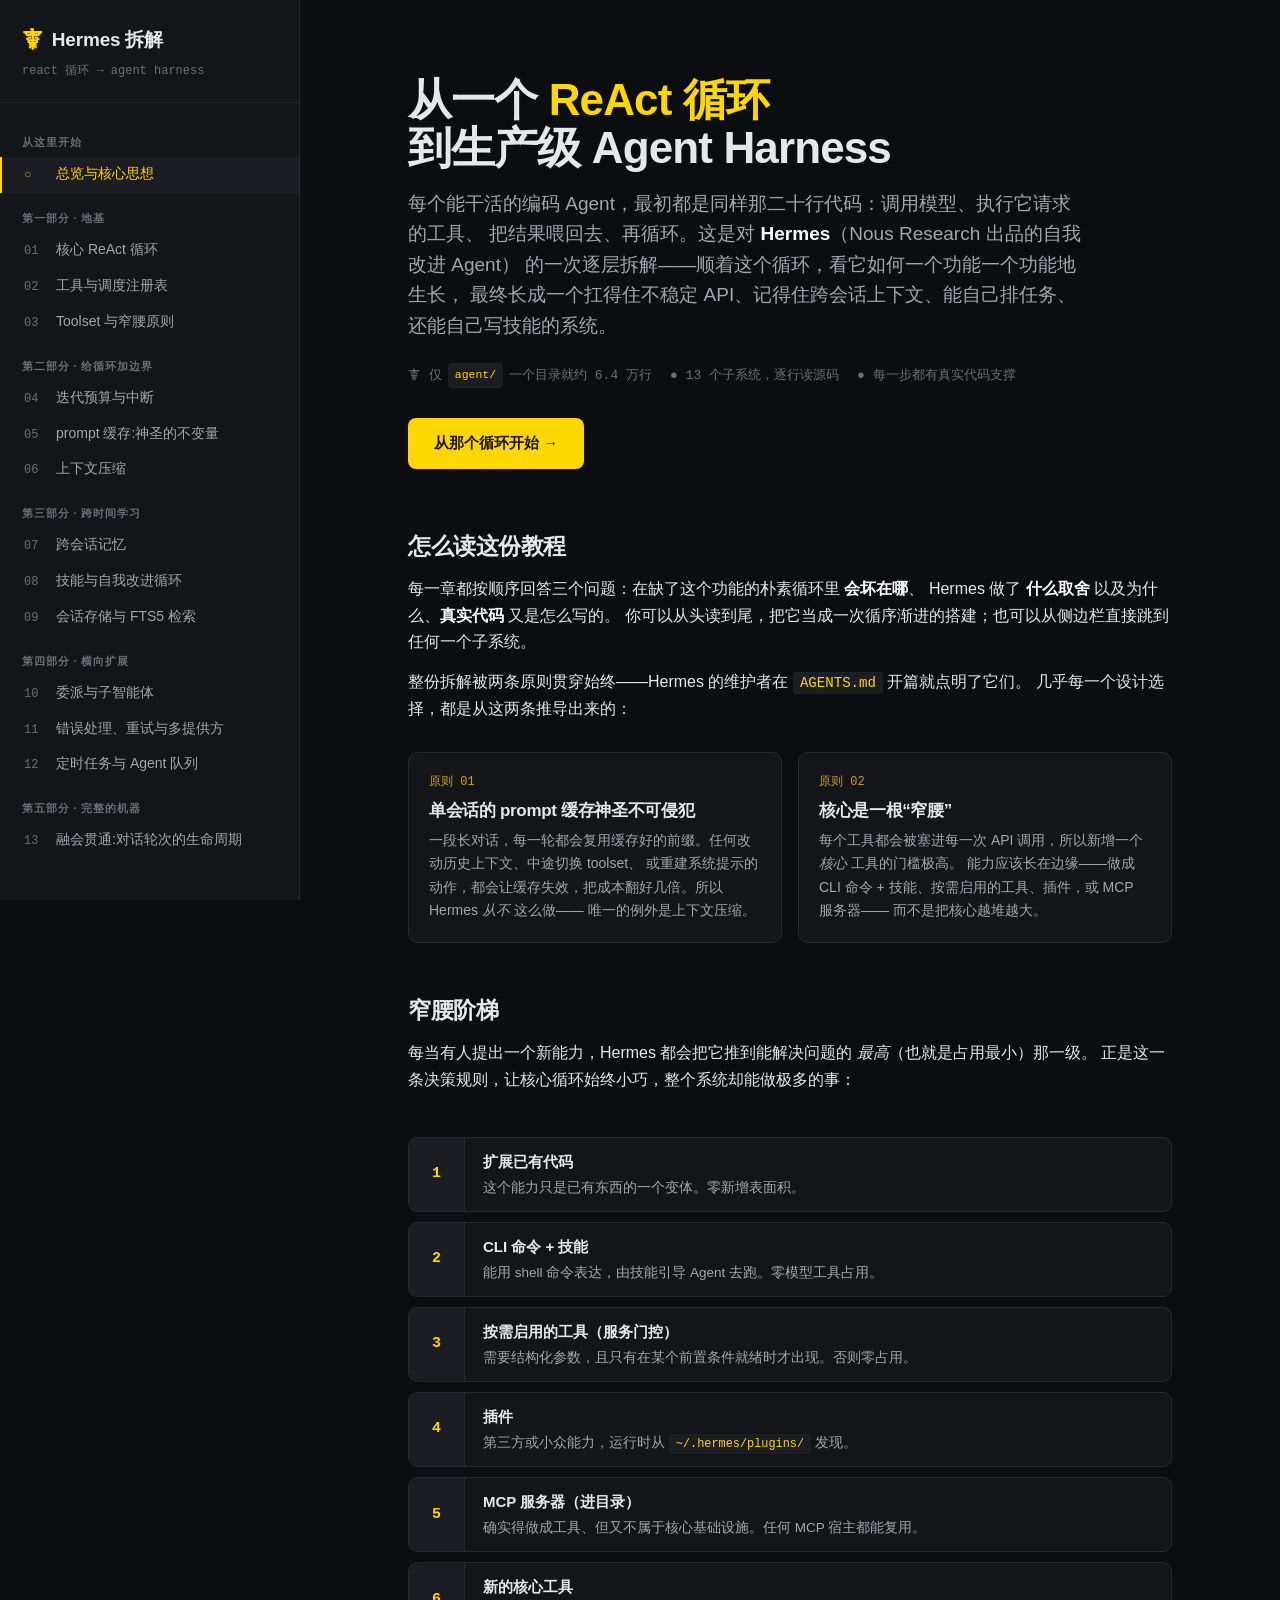
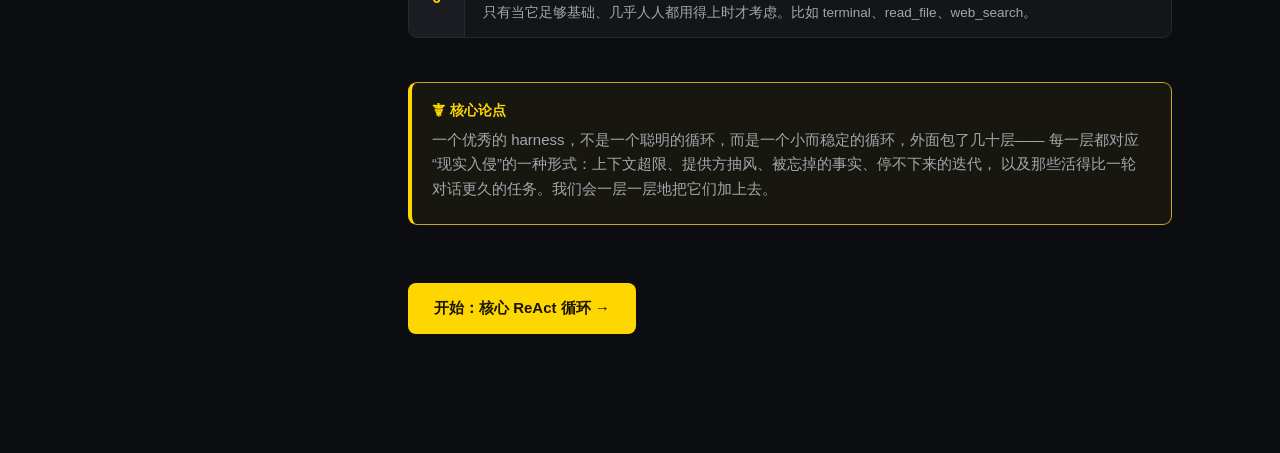
<file: index.html>
<!DOCTYPE html>
<html lang="zh-CN">
<head>
  <meta charset="UTF-8" />
  <meta name="viewport" content="width=device-width, initial-scale=1.0" />
  <title>Hermes 拆解 — 从 ReAct 循环到生产级 Agent Harness</title>
  <meta name="description" content="对 Hermes Agent 的逐层拆解:一个最简单的 ReAct 循环,如何一个功能一个功能地成长为生产级的 Agent Harness。每一步都配有真实代码讲解。" />
  <link rel="icon" type="image/svg+xml" href="assets/favicon.svg" />
  <link rel="stylesheet" href="css/style.css" />
  <link rel="preconnect" href="https://fonts.googleapis.com" />
</head>
<body>
  <button id="menu-toggle" class="menu-toggle" aria-label="Toggle menu">☰</button>
  <div id="scrim" class="scrim"></div>

  <div class="progress-bar"><div id="progress-fill" class="progress-bar-fill"></div></div>

  <div class="layout">
    <aside id="sidebar" class="sidebar">
      <div class="brand">
        <div class="brand-title" onclick="location.hash='#/'">
          <span class="brand-caduceus">☤</span> Hermes 拆解
        </div>
        <div class="brand-sub">react 循环 → agent harness</div>
      </div>
      <nav id="nav"></nav>
    </aside>

    <main class="content">
      <div id="content-inner" class="content-inner"></div>
    </main>
  </div>

  <script src="js/highlight.js"></script>
  <script src="data/chapters.js"></script>
  <script src="js/app.js"></script>
</body>
</html>
</file>
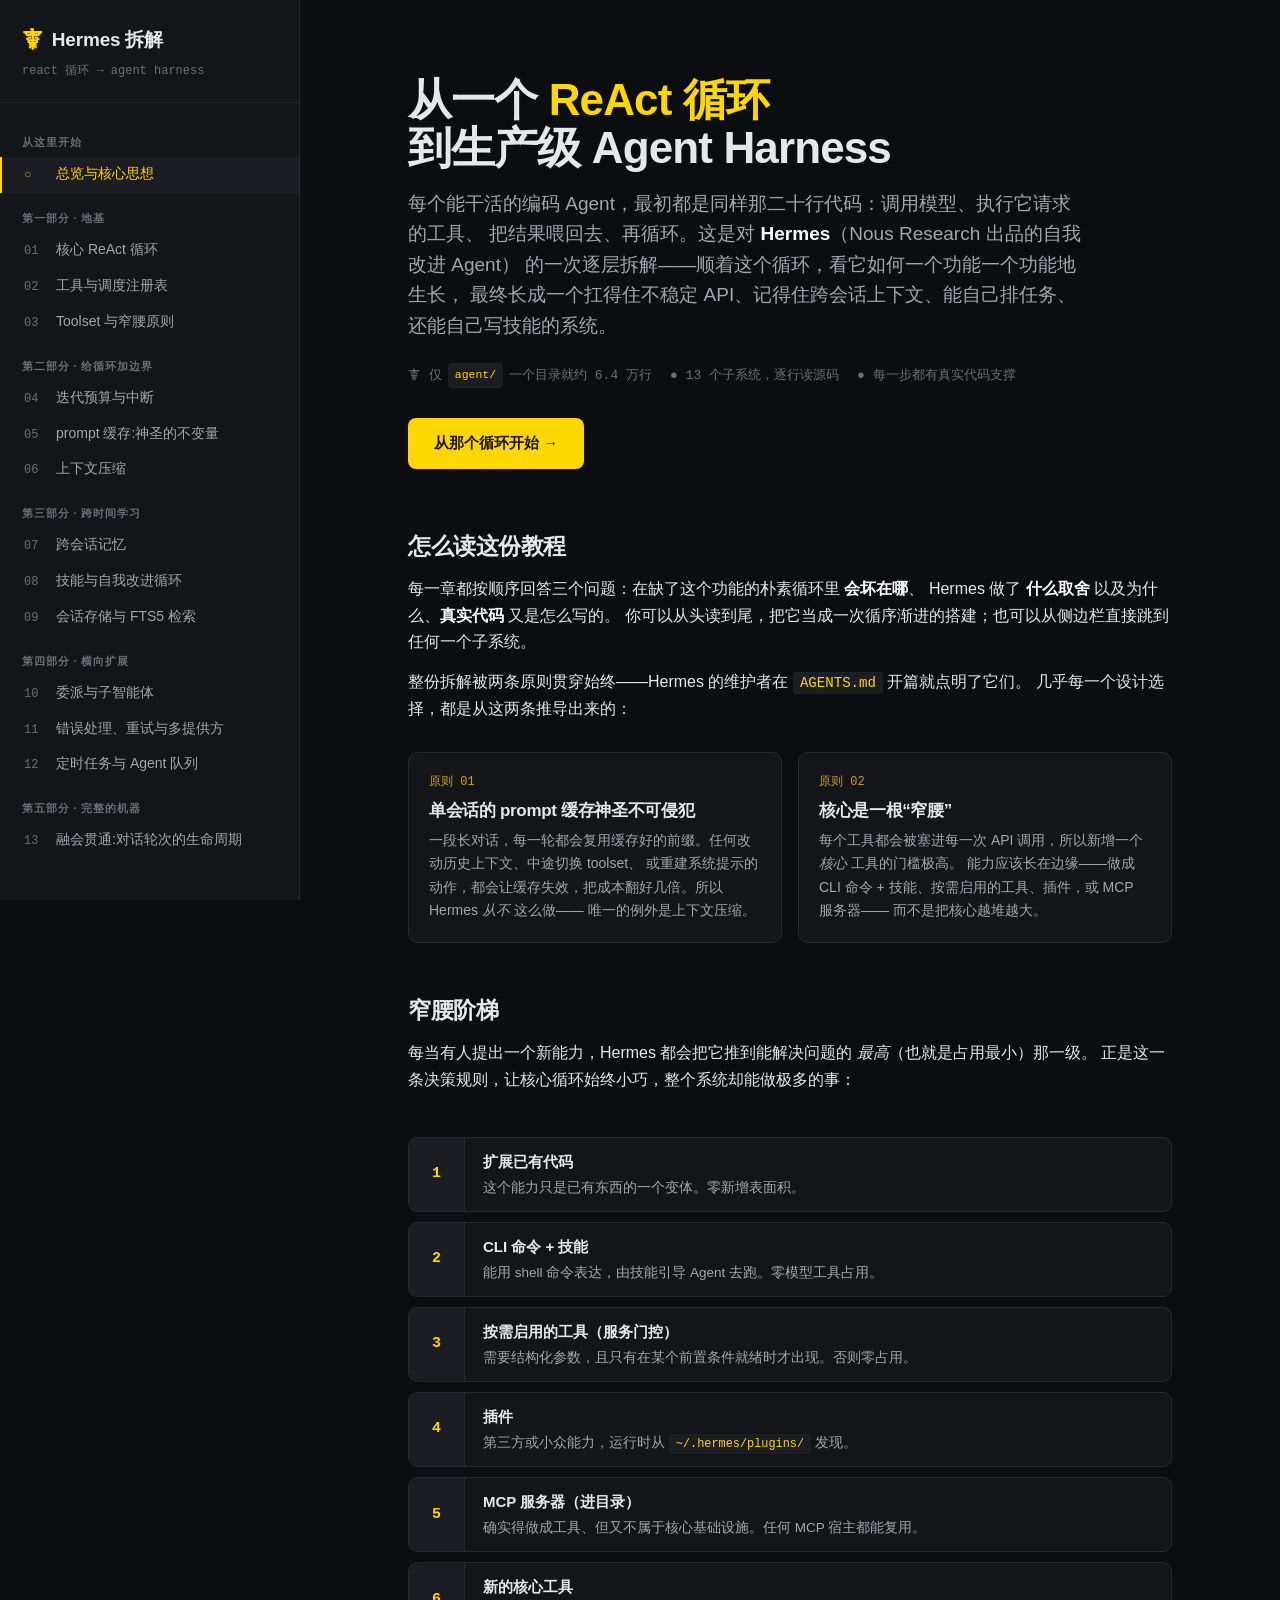
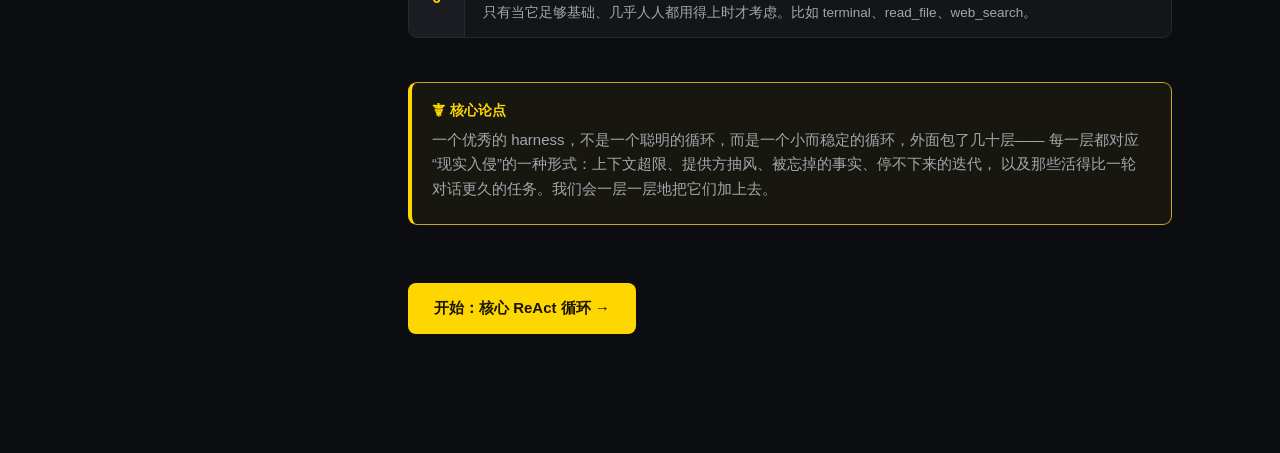
<file: hermes-teardown.html>
<!DOCTYPE html>
<html lang="zh-CN">
<head>
  <meta charset="UTF-8" />
  <meta name="viewport" content="width=device-width, initial-scale=1.0" />
  <title>Hermes 拆解 — 从 ReAct 循环到生产级 Agent Harness</title>
  <meta name="description" content="对 Hermes Agent 的逐层拆解:一个最简单的 ReAct 循环,如何一个功能一个功能地成长为生产级的 Agent Harness。每一步都配有真实代码讲解。" />
  <link rel="icon" type="image/svg+xml" href="[data-uri]" />
  <style>
/* ============================================================
   Hermes Teardown — tutorial site
   Dark, terminal-flavored, gold accent (Hermes ☤ branding)
   ============================================================ */

:root {
  --gold: #FFD700;
  --gold-dim: #c9a227;
  --bg: #0c0d10;
  --bg-elev: #141519;
  --bg-elev-2: #1b1d23;
  --bg-code: #0f1014;
  --border: #26282f;
  --border-soft: #1d1f25;
  --text: #e6e7ea;
  --text-dim: #a3a6ad;
  --text-faint: #6b6e76;
  --green: #7ee787;
  --blue: #79c0ff;
  --purple: #d2a8ff;
  --orange: #ffa657;
  --red: #ff7b72;
  --pink: #ff9bce;
  --mono: 'SF Mono', 'JetBrains Mono', 'Fira Code', ui-monospace, 'Cascadia Code', Menlo, Consolas, monospace;
  --sans: -apple-system, BlinkMacSystemFont, 'Segoe UI', Roboto, Helvetica, Arial, sans-serif;
  --sidebar-w: 300px;
  --maxw: 860px;
}

* { box-sizing: border-box; margin: 0; padding: 0; }

html { scroll-behavior: smooth; }

body {
  font-family: var(--sans);
  background: var(--bg);
  color: var(--text);
  line-height: 1.65;
  font-size: 16px;
  -webkit-font-smoothing: antialiased;
}

/* ---------- Layout ---------- */
.layout { display: flex; min-height: 100vh; }

.sidebar {
  width: var(--sidebar-w);
  flex-shrink: 0;
  background: var(--bg-elev);
  border-right: 1px solid var(--border);
  position: fixed;
  top: 0; left: 0; bottom: 0;
  overflow-y: auto;
  padding: 22px 0 60px;
  z-index: 50;
}

.content {
  margin-left: var(--sidebar-w);
  flex: 1;
  min-width: 0;
}

.content-inner {
  max-width: var(--maxw);
  margin: 0 auto;
  padding: 56px 48px 120px;
}

/* ---------- Sidebar brand ---------- */
.brand {
  padding: 0 22px 20px;
  border-bottom: 1px solid var(--border-soft);
  margin-bottom: 14px;
}
.brand-title {
  font-size: 19px;
  font-weight: 700;
  letter-spacing: -0.01em;
  display: flex;
  align-items: center;
  gap: 8px;
  cursor: pointer;
  color: var(--text);
}
.brand-caduceus { color: var(--gold); font-size: 22px; }
.brand-sub {
  font-size: 12px;
  color: var(--text-faint);
  margin-top: 4px;
  font-family: var(--mono);
}

/* ---------- Sidebar nav ---------- */
.nav-section-label {
  font-size: 11px;
  text-transform: uppercase;
  letter-spacing: 0.08em;
  color: var(--text-faint);
  padding: 16px 22px 6px;
  font-weight: 600;
}
.nav-list { list-style: none; }
.nav-item {
  display: flex;
  align-items: baseline;
  gap: 10px;
  padding: 7px 22px 7px 22px;
  cursor: pointer;
  color: var(--text-dim);
  font-size: 14px;
  border-left: 2px solid transparent;
  transition: background .12s, color .12s, border-color .12s;
}
.nav-item:hover { background: var(--bg-elev-2); color: var(--text); }
.nav-item.active {
  color: var(--gold);
  border-left-color: var(--gold);
  background: var(--bg-elev-2);
}
.nav-num {
  font-family: var(--mono);
  font-size: 12px;
  color: var(--text-faint);
  min-width: 22px;
  flex-shrink: 0;
}
.nav-item.active .nav-num { color: var(--gold-dim); }
.nav-title { line-height: 1.35; }

/* ---------- Reading progress bar ---------- */
.progress-bar {
  position: fixed;
  top: 0; left: var(--sidebar-w); right: 0;
  height: 3px;
  background: transparent;
  z-index: 100;
}
.progress-bar-fill {
  height: 100%;
  width: 0%;
  background: linear-gradient(90deg, var(--gold-dim), var(--gold));
  transition: width .1s linear;
}

/* ---------- Typography ---------- */
h1, h2, h3 { line-height: 1.2; font-weight: 700; letter-spacing: -0.02em; }
.content-inner h1 { font-size: 34px; margin-bottom: 8px; }
.content-inner h2 {
  font-size: 23px;
  margin: 46px 0 16px;
  padding-top: 8px;
}
.content-inner h3 { font-size: 17px; margin: 28px 0 10px; color: var(--text); }
p { margin: 14px 0; color: var(--text); }
a { color: var(--blue); text-decoration: none; }
a:hover { text-decoration: underline; }
strong { color: #fff; font-weight: 650; }
code {
  font-family: var(--mono);
  font-size: 0.88em;
  background: var(--bg-elev-2);
  padding: 2px 6px;
  border-radius: 4px;
  color: var(--gold);
  border: 1px solid var(--border-soft);
}

/* ---------- Chapter header ---------- */
.chapter-eyebrow {
  font-family: var(--mono);
  font-size: 13px;
  color: var(--gold-dim);
  letter-spacing: 0.04em;
  margin-bottom: 10px;
  display: flex;
  align-items: center;
  gap: 10px;
}
.chapter-eyebrow .step-badge {
  background: rgba(255,215,0,0.1);
  border: 1px solid var(--gold-dim);
  color: var(--gold);
  border-radius: 20px;
  padding: 2px 12px;
  font-size: 12px;
}
.chapter-oneline {
  font-size: 18px;
  color: var(--text-dim);
  margin: 12px 0 4px;
  line-height: 1.55;
  border-left: 3px solid var(--gold-dim);
  padding-left: 16px;
}

/* ---------- Structured blocks ---------- */
.block {
  margin: 32px 0;
  border-radius: 10px;
  border: 1px solid var(--border);
  overflow: hidden;
  background: var(--bg-elev);
}
.block-head {
  display: flex;
  align-items: center;
  gap: 9px;
  padding: 12px 18px;
  font-size: 13px;
  font-weight: 650;
  letter-spacing: 0.03em;
  text-transform: uppercase;
  border-bottom: 1px solid var(--border-soft);
}
.block-body { padding: 4px 18px 16px; }
.block-body p:first-child { margin-top: 12px; }

.block.problem .block-head { color: var(--red); background: rgba(255,123,114,0.06); }
.block.design .block-head { color: var(--green); background: rgba(126,231,135,0.06); }
.block-icon { font-size: 15px; }

/* ---------- Code blocks ---------- */
.code-card { margin: 22px 0; border-radius: 9px; overflow: hidden; border: 1px solid var(--border); }
.code-caption {
  font-size: 13px;
  color: var(--text);
  padding: 9px 14px;
  background: var(--bg-elev-2);
  border-bottom: 1px solid var(--border);
  font-weight: 600;
}
.code-filebar {
  display: flex;
  align-items: center;
  justify-content: space-between;
  padding: 6px 14px;
  background: var(--bg-elev);
  border-bottom: 1px solid var(--border-soft);
  font-family: var(--mono);
  font-size: 12px;
  color: var(--text-faint);
}
.code-filebar .file-path { color: var(--blue); }
.code-filebar .copy-btn {
  background: transparent;
  border: 1px solid var(--border);
  color: var(--text-dim);
  font-family: var(--mono);
  font-size: 11px;
  padding: 3px 9px;
  border-radius: 5px;
  cursor: pointer;
  transition: all .12s;
}
.code-filebar .copy-btn:hover { color: var(--gold); border-color: var(--gold-dim); }
pre {
  background: var(--bg-code);
  padding: 16px 18px;
  overflow-x: auto;
  font-family: var(--mono);
  font-size: 13px;
  line-height: 1.6;
  tab-size: 4;
}
pre code {
  background: none;
  border: none;
  padding: 0;
  color: var(--text);
  font-size: inherit;
}
.code-explain {
  font-size: 14px;
  color: var(--text-dim);
  padding: 12px 16px;
  background: var(--bg-elev);
  border-top: 1px solid var(--border-soft);
  line-height: 1.6;
}
.code-explain::before { content: "→ "; color: var(--gold-dim); font-weight: 700; }

/* ---------- Syntax highlight tokens ---------- */
.tok-kw { color: var(--red); }
.tok-str { color: var(--blue); }
.tok-num { color: var(--purple); }
.tok-com { color: var(--text-faint); font-style: italic; }
.tok-fn { color: var(--purple); }
.tok-cls { color: var(--orange); }
.tok-self { color: var(--orange); font-style: italic; }
.tok-dec { color: var(--gold); }
.tok-bool { color: var(--purple); }
.tok-op { color: var(--text-dim); }

/* ---------- Lists for gotchas / connects ---------- */
.pill-list { display: flex; flex-wrap: wrap; gap: 8px; margin: 14px 0; }
.pill {
  font-size: 13px;
  font-family: var(--mono);
  background: var(--bg-elev-2);
  border: 1px solid var(--border);
  border-radius: 20px;
  padding: 4px 12px;
  color: var(--blue);
}
.gotcha-list { list-style: none; margin: 10px 0; }
.gotcha-list li {
  position: relative;
  padding: 8px 0 8px 28px;
  border-bottom: 1px solid var(--border-soft);
  color: var(--text-dim);
  font-size: 15px;
}
.gotcha-list li:last-child { border-bottom: none; }
.gotcha-list li::before {
  content: "⚠";
  position: absolute; left: 2px; top: 8px;
  color: var(--orange);
}

/* ---------- Prev/next ---------- */
.chapter-nav {
  display: flex;
  justify-content: space-between;
  gap: 16px;
  margin-top: 64px;
  padding-top: 28px;
  border-top: 1px solid var(--border);
}
.chapter-nav a {
  flex: 1;
  padding: 16px 20px;
  border: 1px solid var(--border);
  border-radius: 10px;
  text-decoration: none;
  color: var(--text);
  transition: border-color .12s, background .12s;
  background: var(--bg-elev);
}
.chapter-nav a:hover { border-color: var(--gold-dim); background: var(--bg-elev-2); text-decoration: none; }
.chapter-nav .cn-label { font-size: 12px; color: var(--text-faint); font-family: var(--mono); }
.chapter-nav .cn-title { font-size: 15px; color: var(--gold); margin-top: 4px; font-weight: 600; }
.chapter-nav .next { text-align: right; }
.chapter-nav .disabled { visibility: hidden; }

/* ---------- Landing / hero ---------- */
.hero { padding: 20px 0 10px; }
.hero h1 { font-size: 44px; line-height: 1.08; margin-bottom: 18px; }
.hero h1 .accent { color: var(--gold); }
.hero-lede { font-size: 19px; color: var(--text-dim); max-width: 680px; line-height: 1.6; }
.hero-meta {
  font-family: var(--mono);
  font-size: 13px;
  color: var(--text-faint);
  margin-top: 22px;
  display: flex;
  gap: 18px;
  flex-wrap: wrap;
}
.hero-meta span { display: flex; align-items: center; gap: 6px; }
.cta {
  display: inline-block;
  margin-top: 30px;
  background: var(--gold);
  color: #1a1500;
  font-weight: 700;
  padding: 13px 26px;
  border-radius: 8px;
  font-size: 15px;
  transition: transform .1s, box-shadow .1s;
}
.cta:hover { text-decoration: none; transform: translateY(-1px); box-shadow: 0 6px 22px rgba(255,215,0,0.22); }

/* ---------- The ladder diagram ---------- */
.ladder { margin: 44px 0; }
.ladder-rung {
  display: flex;
  align-items: stretch;
  gap: 0;
  margin-bottom: 10px;
  border-radius: 9px;
  overflow: hidden;
  border: 1px solid var(--border);
  background: var(--bg-elev);
  cursor: pointer;
  transition: border-color .12s, transform .12s;
}
.ladder-rung:hover { border-color: var(--gold-dim); transform: translateX(3px); }
.ladder-num {
  background: var(--bg-elev-2);
  color: var(--gold);
  font-family: var(--mono);
  font-weight: 700;
  display: flex;
  align-items: center;
  justify-content: center;
  width: 56px;
  flex-shrink: 0;
  font-size: 15px;
  border-right: 1px solid var(--border);
}
.ladder-body { padding: 12px 18px; }
.ladder-body .lt { font-weight: 650; color: var(--text); font-size: 15px; }
.ladder-body .ld { font-size: 13.5px; color: var(--text-dim); margin-top: 2px; }

.callout {
  margin: 28px 0;
  padding: 16px 20px;
  border-radius: 9px;
  background: rgba(255,215,0,0.05);
  border: 1px solid var(--gold-dim);
  border-left: 4px solid var(--gold);
}
.callout .callout-title { color: var(--gold); font-weight: 700; font-size: 14px; margin-bottom: 6px; display: flex; align-items: center; gap: 8px; }
.callout p { margin: 6px 0; color: var(--text-dim); font-size: 15px; }

/* ---------- Principles cards (landing) ---------- */
.principles { display: grid; grid-template-columns: 1fr 1fr; gap: 16px; margin: 30px 0; }
.principle {
  padding: 20px;
  border: 1px solid var(--border);
  border-radius: 10px;
  background: var(--bg-elev);
}
.principle .pn { font-family: var(--mono); color: var(--gold-dim); font-size: 12px; }
.principle h3 { margin: 8px 0; font-size: 17px; }
.principle p { font-size: 14px; color: var(--text-dim); margin: 0; }

/* ---------- Mobile ---------- */
.menu-toggle {
  display: none;
  position: fixed;
  top: 14px; left: 14px;
  z-index: 120;
  background: var(--bg-elev-2);
  border: 1px solid var(--border);
  color: var(--gold);
  width: 42px; height: 42px;
  border-radius: 8px;
  font-size: 20px;
  cursor: pointer;
}
.scrim { display: none; }

@media (max-width: 1000px) {
  .menu-toggle { display: block; }
  .sidebar { transform: translateX(-100%); transition: transform .2s; box-shadow: 0 0 40px rgba(0,0,0,.5); }
  .sidebar.open { transform: translateX(0); }
  .content { margin-left: 0; }
  .progress-bar { left: 0; }
  .content-inner { padding: 70px 22px 100px; }
  .principles { grid-template-columns: 1fr; }
  .hero h1 { font-size: 32px; }
  .scrim.open { display: block; position: fixed; inset: 0; background: rgba(0,0,0,.5); z-index: 40; }
}

/* ---------- Chapter figures (diagrams) ---------- */
.figure { margin: 28px 0; }
.figure-cap {
  font-size: 13px;
  color: var(--text-faint);
  font-family: var(--mono);
  line-height: 1.55;
  margin: 12px 2px 0;
}

/* before -> after message stacks */
.cx-stacks { display: flex; align-items: center; gap: 16px; flex-wrap: wrap; }
.cx-col { flex: 1; min-width: 230px; }
.cx-col-label {
  font-size: 12px;
  font-family: var(--mono);
  color: var(--text-faint);
  margin-bottom: 8px;
  letter-spacing: 0.04em;
}
.cx-stack { display: flex; flex-direction: column; gap: 6px; }
.cx-seg {
  border-radius: 7px;
  padding: 9px 13px;
  border: 1px solid var(--border);
  background: var(--bg-elev);
  color: var(--text-dim);
}
.cx-seg .seg-top { display: flex; justify-content: space-between; align-items: baseline; gap: 10px; }
.cx-seg .t { color: var(--text); font-weight: 650; font-size: 14px; }
.cx-seg .n { font-family: var(--mono); font-size: 12px; color: var(--text-faint); flex-shrink: 0; }
.cx-seg .d { font-size: 12.5px; margin-top: 3px; line-height: 1.45; }
.cx-seg.head { border-color: rgba(126,231,135,0.4); background: rgba(126,231,135,0.07); }
.cx-seg.head .t { color: var(--green); }
.cx-seg.mid { border-style: dashed; border-color: rgba(255,123,114,0.4); background: rgba(255,123,114,0.06); }
.cx-seg.mid .t { color: var(--red); }
.cx-seg.tail { border-color: rgba(121,192,255,0.4); background: rgba(121,192,255,0.07); }
.cx-seg.tail .t { color: var(--blue); }
.cx-seg.summary { border-color: var(--gold-dim); background: rgba(255,215,0,0.09); }
.cx-seg.summary .t { color: var(--gold); }
.cx-arrow { font-size: 24px; color: var(--gold-dim); flex-shrink: 0; text-align: center; }

/* vertical decision/pipeline flow */
.cx-flow { margin: 16px 0 16px 16px; border-left: 2px solid var(--border); }
.cx-node { position: relative; padding: 9px 0 9px 40px; }
.cx-node::before {
  content: attr(data-n);
  position: absolute; left: -15px; top: 8px;
  width: 28px; height: 28px;
  border-radius: 50%;
  background: var(--bg-elev-2);
  border: 1px solid var(--gold-dim);
  color: var(--gold);
  font-family: var(--mono); font-size: 12px; font-weight: 700;
  display: flex; align-items: center; justify-content: center;
}
.cx-node.bang::before { border-color: var(--gold); box-shadow: 0 0 0 3px rgba(255,215,0,0.1); }
.cx-node.skip::before { border-color: var(--orange); color: var(--orange); }
.cx-node .nt { font-weight: 650; color: var(--text); font-size: 15px; }
.cx-node.skip .nt { color: var(--orange); }
.cx-node .nd { font-size: 13.5px; color: var(--text-dim); margin-top: 2px; line-height: 1.5; }

/* worked numeric example */
.cx-ex { margin: 16px 0; border: 1px solid var(--border); border-radius: 10px; overflow: hidden; background: var(--bg-elev); }
.cx-ex-head { padding: 11px 16px; background: var(--bg-elev-2); border-bottom: 1px solid var(--border); font-size: 13px; font-weight: 650; color: var(--text); line-height: 1.5; }
.cx-row { display: flex; justify-content: space-between; align-items: baseline; gap: 14px; padding: 9px 16px; border-bottom: 1px solid var(--border-soft); font-size: 14px; color: var(--text-dim); }
.cx-row:last-child { border-bottom: none; }
.cx-row .k { color: var(--text); }
.cx-row .v { font-family: var(--mono); font-size: 13px; color: var(--blue); white-space: nowrap; }
.cx-row .v.cut { color: var(--red); }
.cx-row .v.keep { color: var(--green); }
.cx-row.total { background: rgba(255,215,0,0.05); }
.cx-row.total .k { font-weight: 650; }
.cx-row.total .v { color: var(--gold); font-weight: 700; }

@media (max-width: 680px) {
  .cx-stacks { flex-direction: column; align-items: stretch; }
  .cx-arrow { transform: rotate(90deg); width: 100%; }
}

/* ---------- misc ---------- */
.fade-in { animation: fade .25s ease; }
@keyframes fade { from { opacity: 0; transform: translateY(6px); } to { opacity: 1; transform: none; } }
::-webkit-scrollbar { width: 11px; height: 11px; }
::-webkit-scrollbar-track { background: var(--bg); }
::-webkit-scrollbar-thumb { background: var(--border); border-radius: 6px; border: 2px solid var(--bg); }
::-webkit-scrollbar-thumb:hover { background: #3a3d45; }

  </style>
</head>
<body>
  <button id="menu-toggle" class="menu-toggle" aria-label="Toggle menu">☰</button>
  <div id="scrim" class="scrim"></div>

  <div class="progress-bar"><div id="progress-fill" class="progress-bar-fill"></div></div>

  <div class="layout">
    <aside id="sidebar" class="sidebar">
      <div class="brand">
        <div class="brand-title" onclick="location.hash='#/'">
          <span class="brand-caduceus">☤</span> Hermes 拆解
        </div>
        <div class="brand-sub">react 循环 → agent harness</div>
      </div>
      <nav id="nav"></nav>
    </aside>

    <main class="content">
      <div id="content-inner" class="content-inner"></div>
    </main>
  </div>

  <script>
/* Lightweight Python syntax highlighter — no dependencies.
   Tokenizes a string and returns HTML with <span class="tok-*"> wrappers.
   Good enough for tutorial display of Python (and pseudo-Python) snippets. */

const PY_KEYWORDS = new Set([
  'def','class','return','if','elif','else','for','while','break','continue',
  'import','from','as','with','try','except','finally','raise','yield','lambda',
  'global','nonlocal','pass','del','assert','async','await','in','is','not','and',
  'or','from','match','case'
]);
const PY_BUILTIN_CONST = new Set(['True','False','None','self','cls']);

function escapeHtml(s) {
  return s.replace(/&/g,'&amp;').replace(/</g,'&lt;').replace(/>/g,'&gt;');
}

function highlightPython(src) {
  let out = '';
  let i = 0;
  const n = src.length;

  while (i < n) {
    const c = src[i];

    // Comments
    if (c === '#') {
      let j = i;
      while (j < n && src[j] !== '\n') j++;
      out += `<span class="tok-com">${escapeHtml(src.slice(i, j))}</span>`;
      i = j;
      continue;
    }

    // Triple-quoted strings
    if ((c === '"' || c === "'") && src.substr(i, 3) === c + c + c) {
      const q = c + c + c;
      let j = i + 3;
      while (j < n && src.substr(j, 3) !== q) j++;
      j = Math.min(j + 3, n);
      out += `<span class="tok-str">${escapeHtml(src.slice(i, j))}</span>`;
      i = j;
      continue;
    }

    // Single/double quoted strings (with escape handling)
    if (c === '"' || c === "'") {
      let j = i + 1;
      while (j < n && src[j] !== c) {
        if (src[j] === '\\') j++;
        j++;
      }
      j = Math.min(j + 1, n);
      out += `<span class="tok-str">${escapeHtml(src.slice(i, j))}</span>`;
      i = j;
      continue;
    }

    // Decorators
    if (c === '@' && (i === 0 || src[i-1] === '\n' || /\s/.test(src[i-1]))) {
      let j = i + 1;
      while (j < n && /[A-Za-z0-9_.]/.test(src[j])) j++;
      out += `<span class="tok-dec">${escapeHtml(src.slice(i, j))}</span>`;
      i = j;
      continue;
    }

    // Numbers
    if (/[0-9]/.test(c) && (i === 0 || !/[A-Za-z_]/.test(src[i-1]))) {
      let j = i;
      while (j < n && /[0-9._xXa-fA-F]/.test(src[j])) j++;
      out += `<span class="tok-num">${escapeHtml(src.slice(i, j))}</span>`;
      i = j;
      continue;
    }

    // Identifiers / keywords
    if (/[A-Za-z_]/.test(c)) {
      let j = i;
      while (j < n && /[A-Za-z0-9_]/.test(src[j])) j++;
      const word = src.slice(i, j);
      // function/class name following def/class
      const before = src.slice(Math.max(0, i - 7), i);
      let cls = '';
      if (PY_KEYWORDS.has(word)) cls = 'tok-kw';
      else if (PY_BUILTIN_CONST.has(word)) cls = (word === 'self' || word === 'cls') ? 'tok-self' : 'tok-bool';
      else if (/\bdef\s+$/.test(before)) cls = 'tok-fn';
      else if (/\bclass\s+$/.test(before)) cls = 'tok-cls';
      else if (src[j] === '(') cls = 'tok-fn';
      else if (/^[A-Z]/.test(word)) cls = 'tok-cls';
      if (cls) out += `<span class="${cls}">${escapeHtml(word)}</span>`;
      else out += escapeHtml(word);
      i = j;
      continue;
    }

    out += escapeHtml(c);
    i++;
  }
  return out;
}

window.highlightPython = highlightPython;
window.escapeHtml = escapeHtml;

  </script>
  <script>
// ============================================================
//  自动生成（中文版，已润色）。请勿手改；改 data/_intro.js 后重跑
//  scripts/build_chapters_zh.py。代码片段逐字取自英文源。
// ============================================================

window.INTRO = "\n<div class=\"hero\">\n  <h1>从一个 <span class=\"accent\">ReAct 循环</span><br/>到生产级 Agent Harness</h1>\n  <p class=\"hero-lede\">\n    每个能干活的编码 Agent，最初都是同样那二十行代码：调用模型、执行它请求的工具、\n    把结果喂回去、再循环。这是对 <strong>Hermes</strong>（Nous Research 出品的自我改进 Agent）\n    的一次逐层拆解——顺着这个循环，看它如何一个功能一个功能地生长，\n    最终长成一个扛得住不稳定 API、记得住跨会话上下文、能自己排任务、还能自己写技能的系统。\n  </p>\n  <div class=\"hero-meta\">\n    <span>☤ 仅 <code>agent/</code> 一个目录就约 6.4 万行</span>\n    <span>● 13 个子系统，逐行读源码</span>\n    <span>● 每一步都有真实代码支撑</span>\n  </div>\n  <a class=\"cta\" data-goto=\"#/ch/react-loop\">从那个循环开始 →</a>\n</div>\n\n<h2>怎么读这份教程</h2>\n<p>\n  每一章都按顺序回答三个问题：在缺了这个功能的朴素循环里 <strong>会坏在哪</strong>、\n  Hermes 做了 <strong>什么取舍</strong> 以及为什么、<strong>真实代码</strong> 又是怎么写的。\n  你可以从头读到尾，把它当成一次循序渐进的搭建；也可以从侧边栏直接跳到任何一个子系统。\n</p>\n<p>\n  整份拆解被两条原则贯穿始终——Hermes 的维护者在 <code>AGENTS.md</code> 开篇就点明了它们。\n  几乎每一个设计选择，都是从这两条推导出来的：\n</p>\n\n<div class=\"principles\">\n  <div class=\"principle\">\n    <div class=\"pn\">原则 01</div>\n    <h3>单会话的 prompt 缓存神圣不可侵犯</h3>\n    <p>一段长对话，每一轮都会复用缓存好的前缀。任何改动历史上下文、中途切换 toolset、\n    或重建系统提示的动作，都会让缓存失效，把成本翻好几倍。所以 Hermes <em>从不</em> 这么做——\n    唯一的例外是上下文压缩。</p>\n  </div>\n  <div class=\"principle\">\n    <div class=\"pn\">原则 02</div>\n    <h3>核心是一根“窄腰”</h3>\n    <p>每个工具都会被塞进每一次 API 调用，所以新增一个 <em>核心</em> 工具的门槛极高。\n    能力应该长在边缘——做成 CLI 命令 + 技能、按需启用的工具、插件，或 MCP 服务器——\n    而不是把核心越堆越大。</p>\n  </div>\n</div>\n\n<h2>窄腰阶梯</h2>\n<p>\n  每当有人提出一个新能力，Hermes 都会把它推到能解决问题的 <em>最高</em>（也就是占用最小）那一级。\n  正是这一条决策规则，让核心循环始终小巧，整个系统却能做极多的事：\n</p>\n<div class=\"ladder\">\n  <div class=\"ladder-rung\"><div class=\"ladder-num\">1</div><div class=\"ladder-body\"><div class=\"lt\">扩展已有代码</div><div class=\"ld\">这个能力只是已有东西的一个变体。零新增表面积。</div></div></div>\n  <div class=\"ladder-rung\"><div class=\"ladder-num\">2</div><div class=\"ladder-body\"><div class=\"lt\">CLI 命令 + 技能</div><div class=\"ld\">能用 shell 命令表达，由技能引导 Agent 去跑。零模型工具占用。</div></div></div>\n  <div class=\"ladder-rung\"><div class=\"ladder-num\">3</div><div class=\"ladder-body\"><div class=\"lt\">按需启用的工具（服务门控）</div><div class=\"ld\">需要结构化参数，且只有在某个前置条件就绪时才出现。否则零占用。</div></div></div>\n  <div class=\"ladder-rung\"><div class=\"ladder-num\">4</div><div class=\"ladder-body\"><div class=\"lt\">插件</div><div class=\"ld\">第三方或小众能力，运行时从 <code>~/.hermes/plugins/</code> 发现。</div></div></div>\n  <div class=\"ladder-rung\"><div class=\"ladder-num\">5</div><div class=\"ladder-body\"><div class=\"lt\">MCP 服务器（进目录）</div><div class=\"ld\">确实得做成工具、但又不属于核心基础设施。任何 MCP 宿主都能复用。</div></div></div>\n  <div class=\"ladder-rung\"><div class=\"ladder-num\">6</div><div class=\"ladder-body\"><div class=\"lt\">新的核心工具</div><div class=\"ld\">只有当它足够基础、几乎人人都用得上时才考虑。比如 terminal、read_file、web_search。</div></div></div>\n</div>\n\n<div class=\"callout\">\n  <div class=\"callout-title\">☤ 核心论点</div>\n  <p>一个优秀的 harness，不是一个聪明的循环，而是一个小而稳定的循环，外面包了几十层——\n  每一层都对应“现实入侵”的一种形式：上下文超限、提供方抽风、被忘掉的事实、停不下来的迭代，\n  以及那些活得比一轮对话更久的任务。我们会一层一层地把它们加上去。</p>\n</div>\n\n<a class=\"cta\" data-goto=\"#/ch/react-loop\">开始：核心 ReAct 循环 →</a>\n";

window.CHAPTERS = [
  {
    "id": "react-loop",
    "title": "核心 ReAct 循环",
    "phase": "第一部分 · 地基",
    "one_line": "一个单线程的同步 while 循环：调用模型，执行它请求的全部工具调用，把结果追加进消息列表，再继续下一轮——直到模型的回复里不再有工具调用（或某道护栏被触发）才退出。",
    "problem": "没有循环，智能体就只是一次性的对话补全：模型能请求调用某个工具，却没有谁去真正执行它、把结果回传，再让模型据此决定下一步。单次调用要么直接给答案，要么请求一个工具，两者无法在同一条序列里先后发生；于是任何多步任务——读文件、改文件、再跑测试——都无从完成。你也没法叫停一个失控的模型：它可能无止境地请求工具、烧掉没有上限的 API 开销，或者无视一个想在中途打断它的用户。",
    "design_decision": "Hermes 刻意把控制流做到极简——`run_conversation`（agent/conversation_loop.py:461）里就一个 `while` 循环，循环体只做一件事：调用模型；若有 tool_calls，就执行并把结果追加进去，然后 `continue`；否则这就是最终回复，`break`。这正是原则 2（窄腰）的体现：循环本身不会为每项新能力增加分支——工具、记忆、技能、插件全都接在边缘（由模型决定调哪个工具，`agent._execute_tool_calls` 再把调用分派给 agent/tool_executor.py 里的处理器），所以加一项能力永远不必改动这个循环。它同时守护着原则 1（prompt 缓存神圣不可侵犯）：系统提示只构建一次，每一轮都逐字节原样重放（661-666 行的注释把这称作 Hermes 的不变量），而每轮的临时上下文（记忆召回、插件提示）只注入到供 API 调用的那份副本 `api_messages` 的用户消息里，绝不写进被持久化的 `messages`，因此被缓存的前缀始终不被扰动。退出由一个显式的合取条件把关——迭代计数对比 `max_iterations`（默认 90）且线程安全的 `IterationBudget` 仍有余量——再加上一次性的 `_budget_grace_call` 逃生口，所以哪怕模型永不停手地请求工具，智能体也总能终止。",
    "code_snippets": [
      {
        "caption": "循环头：真正的退出条件都在这一行",
        "file": "agent/conversation_loop.py",
        "lines": "461-486",
        "code": "while (api_call_count < agent.max_iterations and agent.iteration_budget.remaining > 0) or agent._budget_grace_call:\n        # Reset per-turn checkpoint dedup so each iteration can take one snapshot\n        agent._checkpoint_mgr.new_turn()\n\n        # Check for interrupt request (e.g., user sent new message)\n        if agent._interrupt_requested:\n            interrupted = True\n            _turn_exit_reason = \"interrupted_by_user\"\n            if not agent.quiet_mode:\n                agent._safe_print(\"\\n⚡ Breaking out of tool loop due to interrupt...\")\n            break\n        \n        api_call_count += 1\n        agent._api_call_count = api_call_count\n        agent._touch_activity(f\"starting API call #{api_call_count}\")\n\n        # Grace call: the budget is exhausted but we gave the model one\n        # more chance.  Consume the grace flag so the loop exits after\n        # this iteration regardless of outcome.\n        if agent._budget_grace_call:\n            agent._budget_grace_call = False\n        elif not agent.iteration_budget.consume():\n            _turn_exit_reason = \"budget_exhausted\"\n            ...\n            break",
        "explanation": "只要迭代计数和预算两道上限都还有余量，循环就继续——除非已经备好一次性的 grace call。每轮开头第一件事就是响应中断（用户发来新消息），随后才递增调用计数、扣掉一个预算单位。max_iterations、iteration_budget、`_interrupt_requested` 这三道检查，才是真正的终止保证，而不只是顺利路径上那个“无工具调用即退出”。"
      },
      {
        "caption": "有工具调用时：先追加本轮 assistant 消息，执行工具，结果落进 messages",
        "file": "agent/conversation_loop.py",
        "lines": "3499-3501,3716-3731,3827-3828",
        "code": "            # Check for tool calls\n            if assistant_message.tool_calls:\n                if not agent.quiet_mode:\n                    agent._vprint(f\"{agent.log_prefix}🔧 Processing {len(assistant_message.tool_calls)} tool call(s)...\")\n                ...\n                messages.append(assistant_msg)\n                agent._emit_interim_assistant_message(assistant_msg)\n                ...\n                agent._execute_tool_calls(assistant_message, messages, effective_task_id, api_call_count)\n                ...\n                # Continue loop for next response\n                continue",
        "explanation": "这是 ReAct 里“行动（act）”的那一半。模型返回 tool_calls 时，先追加 assistant 消息，再由 `_execute_tool_calls` 逐个执行工具，并把一条 `{\"role\": \"tool\", ...}` 结果追加进同一个 `messages`，随后 `continue` 让循环带着新结果回到模型面前。模型要到下一次 API 调用才看得到工具输出——这趟往返正是整个循环存在的意义。"
      },
      {
        "caption": "没有工具调用：这就是最终回复——跳出循环",
        "file": "agent/conversation_loop.py",
        "lines": "3830-3832,4140-4164",
        "code": "            else:\n                # No tool calls - this is the final response\n                final_response = assistant_message.content or \"\"\n                ...\n                final_response = agent._strip_think_blocks(final_response).strip()\n                \n                final_msg = agent._build_assistant_message(assistant_message, finish_reason)\n                ...\n                messages.append(final_msg)\n                \n                _turn_exit_reason = f\"text_response(finish_reason={finish_reason})\"\n                if not agent.quiet_mode:\n                    agent._safe_print(f\"🎉 Conversation completed after {api_call_count} OpenAI-compatible API call(s)\")\n                break",
        "explanation": "这是“推理（reason）”的那一半，也是自然的终点：当模型只回内容、没有 tool_calls 时，这段内容就成为 `final_response`，assistant 消息被追加进持久对话记录，循环随即 `break`。这是顺利路径上唯一的出口——其余出口（预算耗尽、中断、报错、护栏停机）都属于安全退出。"
      },
      {
        "caption": "为循环守卫兜底的迭代预算",
        "file": "agent/iteration_budget.py",
        "lines": "37-43,56-59",
        "code": "    def consume(self) -> bool:\n        \"\"\"Try to consume one iteration.  Returns True if allowed.\"\"\"\n        with self._lock:\n            if self._used >= self.max_total:\n                return False\n            self._used += 1\n            return True\n\n    @property\n    def remaining(self) -> int:\n        with self._lock:\n            return max(0, self.max_total - self._used)",
        "explanation": "循环头里的 `iteration_budget.remaining > 0` 和循环体内的 `iteration_budget.consume()`，背后都是这个线程安全的计数器（父智能体默认上限 90）。它之所以独立于 `api_call_count`，是因为迭代可以被退还——例如 `execute_code` 这类程序化工具调用就会退还、不占预算——所以预算才是权威的开销上限，`max_iterations` 则是一道硬天花板。"
      }
    ],
    "gotchas": [
      "这个循环的退出口不止一个。AGENTS.md 伪代码里写的“无工具调用 → 返回”只是顺利路径。真实的出口还有：`_interrupt_requested`（用户发来新消息）、`iteration_budget.consume()` 返回 False（budget_exhausted）、api_call_count 触顶 max_iterations、某个工具护栏停机（line 3733）、临近最大迭代时报错（line 4215），以及空响应耗尽（line 4098）。每一处都会写入 `_turn_exit_reason` 以便诊断。",
      "`api_call_count` 和 `iteration_budget` 是两个不同的计数器。前者只增不减，是硬天花板；后者可以退还（例如 line 3773-3774，仅含 execute_code 的轮次会调用 iteration_budget.refund()），所以一个会话实际能做的有用步骤，往往比原始计数看上去更多。",
      "`_budget_grace_call` 允许循环在预算耗尽后恰好再多跑一轮，随后这个标志立即被消耗（lines 480-481），保证循环不会沿 grace 路径无限跑下去。",
      "prompt 缓存的安全性是结构性的：每轮循环都新建一份 `api_messages` 副本，临时上下文（记忆召回、插件提示）只注入到这份副本的用户消息里——绝不写进被持久化的 `messages`，也绝不写进系统提示（lines 651-670）。中途改动系统提示会让缓存前缀失效，AGENTS.md 明确把这列为禁止项。",
      "工具结果会被追加进模型下一轮看到的**同一个** `messages`；`_execute_tool_calls`（经 agent/tool_executor.py 分派）负责为每个 tool_call_id 追加一条 role:'tool' 消息。一旦某个 tool_call_id 没有对应结果，API 会拒掉下一次请求——外层的 except 处理器（lines 4184-4206）会为所有未回应的 tool_call_id 回填错误结果，以维持角色交替的合法性。",
      "在这份检出代码里，循环用 `agent._execute_tool_calls` 引用执行器方法（line 3731），但它在 run_agent.py 和 agent/tool_executor.py 里似乎被改名成了 `ln` / `ln_sequential` / `ln_concurrent`（像是做过源码匿名化）。其分派行为——执行工具、追加 role:'tool' 结果——并无变化。",
      "模型调用和“有无工具调用”分支之间那段代码很长（输入清洗、截断/长度恢复、空响应重试、回退到备用 provider），但没有一行属于最小 ReAct 骨架——它们全是叠加在上面的加固层。教学用的骨架就这么点：调用 → 有 tool_calls？执行 + 追加 + continue；否则 break。"
    ],
    "connects_to": [
      "工具分派与执行（agent/tool_executor.py — _execute_tool_calls / ln_sequential / ln_concurrent）：每个 tool_call 如何变成一条追加进 messages 的 role:'tool' 结果",
      "IterationBudget 与子智能体委派（agent/iteration_budget.py）：每个智能体各自的预算、对 execute_code 的退还，以及子智能体独立的上限",
      "prompt 缓存（apply_anthropic_cache_control，系统提示每会话只构建一次的不变量）：为什么临时上下文要进入每次调用的 api_messages 副本，而不是 messages",
      "中断与 /steer 处理（_interrupt_requested、_drain_pending_steer，lines 466、534）：让用户在循环中途重新引导智能体",
      "上下文压缩（context_compressor.should_compress，line 3812）：“绝不改动历史上下文”这条规则唯一被认可的例外",
      "对话轮次收尾（agent/turn_finalizer.finalize_turn，line 4226）：循环 break 之后，组装并返回结果字典"
    ]
  },
  {
    "id": "tools-registry",
    "title": "工具与调度注册表",
    "phase": "第一部分 · 地基",
    "one_line": "Hermes 用一个能自注册的工具注册表，取代了朴素 ReAct 循环里手写的 if/elif 工具分派——注册表在导入时自动发现工具、收集它们的 schema，并让每一次调用都走同一道窄接缝来分发，统一返回一个 JSON 字符串。",
    "problem": "在极简的 ReAct 循环里，每个工具都得手工接线：维护一份 schema 列表，还要让它和 `if name == \"web_search\": ... elif name == \"read_file\": ...` 这样的分派器保持同步。每加一个工具，都要改两处会逐渐走样的地方；中央分派器会膨胀成上千行的瓶颈，还会急切地把每个工具的依赖一并导入；而且没有一个统一的地方做参数强转、错误包装、可用性检查或挂接 hook。更糟的是，模型还会看到那些其实根本跑不起来的工具（缺 API key、toolset 被禁），于是幻觉式地去调用它们。",
    "design_decision": "Hermes 把控制权反转了过来：每个工具文件在导入时调用 `registry.register(name, toolset, schema, handler, check_fn, ...)`，而 `model_tools.py` 除了触发发现（`discover_builtin_tools()` 会导入每一个 `tools/*.py`，导入的副作用就完成了注册）并暴露一层薄薄的公共 API 之外，什么也不做。这正是原则 2——核心是一根窄腰。`model_tools.get_tool_definitions()` 和 `handle_function_call()` 是每个调用方（run_agent、cli、batch_runner、RL 环境）都要穿过的两道接缝；所有能力都住在边缘的工具文件和注册表里。注册表之所以胜过巨大的 if/elif：schema 和 handler 并置在同一个文件里，分派是 O(1) 的字典查找而非越来越长的分支阶梯，且新增一个工具不必动任何中央分派器。这个设计同样守护原则 1（prompt 缓存神圣不可侵犯）：`get_tool_definitions(quiet_mode=True)` 被记忆化，只在注册表的 `_generation` 计数器变动时才失效，因此预置在 prompt 最前面的那段工具 schema 在多轮之间是字节级稳定的，每个会话的缓存前缀绝不会被悄悄扰动。而“返回 JSON 字符串”这条契约（每个 handler 都返回字符串，任何错误都被包进 `json.dumps({\"error\": ...})`）让对话消息的形状保持统一，于是循环永远不必为某个抛了异常的工具做特殊处理。",
    "code_snippets": [
      {
        "caption": "发现即导入副作用：工具模块一被导入，registry.register() 就运行了",
        "file": "model_tools.py",
        "lines": "32,176-181",
        "code": "from tools.registry import discover_builtin_tools, registry\n\n# =============================================================================\n# Tool Discovery  (importing each module triggers its registry.register calls)\n# =============================================================================\n\ndiscover_builtin_tools()",
        "explanation": "model_tools.py 在自己的 docstring 里被称为“工具注册表之上的一层薄编排”。调用 discover_builtin_tools() 会导入每一个 tools/*.py；每个文件顶层那句 registry.register(...) 就是填充注册表的副作用。这里没有需要手工维护的 import 列表——新建一个文件，它就被注册进来了。"
      },
      {
        "caption": "收集 schema：向注册表索取定义，并按 check_fn 的可用性过滤",
        "file": "model_tools.py",
        "lines": "413-420",
        "code": "    # Ask the registry for schemas (only returns tools whose check_fn passes)\n    filtered_tools = registry.get_definitions(tools_to_include, quiet=quiet_mode)\n\n    # The set of tool names that actually passed check_fn filtering.\n    # Use this (not tools_to_include) for any downstream schema that references\n    # other tools by name — otherwise the model sees tools mentioned in\n    # descriptions that don't actually exist, and hallucinates calls to them.\n    available_tool_names = {t[\"function\"][\"name\"] for t in filtered_tools}",
        "explanation": "get_tool_definitions 先把请求的若干 toolset 解析成一组工具名，再向注册表索取 OpenAI 格式的 schema——但只返回那些 check_fn 通过的工具（API key 在、daemon 可达，等等）。这正是模型永远看不到一个它其实调不动的工具的原因，否则就会引发幻觉式调用。"
      },
      {
        "caption": "唯一的分派接缝：每次调用都路由到 registry.dispatch，并由中间件包裹",
        "file": "model_tools.py",
        "lines": "1120-1126",
        "code": "            else:\n                def _dispatch(next_args: Dict[str, Any]) -> Any:\n                    return registry.dispatch(\n                        function_name, next_args,\n                        task_id=task_id,\n                        user_task=user_task,\n                    )",
        "explanation": "handle_function_call 不为每个工具分一个支路，而是只做一次 registry.dispatch(function_name, args, ...)——对已注册 handler 的一次 O(1) 查找。这次 dispatch 被包进 _dispatch，于是工具执行中间件（护栏、插件、延迟计时）能统一地环绕每一个工具运行。"
      },
      {
        "caption": "返回 JSON 字符串的契约：handler 抛出的异常被转成包装好的 JSON 错误",
        "file": "model_tools.py",
        "lines": "1195-1200",
        "code": "        return result\n\n    except Exception as e:\n        error_msg = f\"Error executing {function_name}: {str(e)}\"\n        logger.exception(error_msg)\n        return json.dumps({\"error\": _sanitize_tool_error(error_msg)}, ensure_ascii=False)",
        "explanation": "handle_function_call 始终返回字符串。抛异常的 handler 会被捕获并转成 json.dumps({\"error\": ...})，而不是把异常往外抛，这样无论结果如何，agent 循环都能追加一条格式良好的工具结果消息。AGENTS.md 把这条规则写得很直白：“All handlers MUST return a JSON string.”"
      }
    ],
    "gotchas": [
      "自动发现会注册一个工具的 schema，但在它的名字出现在某个 toolset（toolsets.py / _HERMES_CORE_TOOLS）之前，这个工具并不会暴露给 agent。写好 tools/foo.py 只完成了一半；把它接进某个 toolset 是一个刻意、独立的手工步骤（AGENTS.md “Adding New Tools”，第 534-536 行）。",
      "get_tool_definitions 的记忆化只在 quiet_mode=True 时生效，因为 quiet_mode=False 带有 stdout 副作用（那些 “✅ Enabled toolset” 的打印）。每轮的热点调用方总是传 quiet_mode=True，好让那段被缓存、字节级稳定的 schema 去保护 prompt 缓存。",
      "缓存失效是隐式的：缓存键里含 registry._generation，它会在 register()/deregister()/register_toolset_alias() 时自增。check_fn 的结果在更下一层做了 TTL 缓存（30s），这样环境漂移（Docker 起停、环境变量变化）无需显式的失效 hook 就能被感知到。",
      "有些 schema 是动态的、要在过滤之后才重建——execute_code 的 schema 会被重新生成，只列出那些真正通过了 check_fn 的 sandbox 工具（model_tools.py 426-433）；discord 的 schema 则按 bot 的 privileged intents 重建。必须使用过滤后的名字集合，而不是最初请求的那一份。",
      "并发是按批决定的，由 _should_parallelize_tool_batch（tool_dispatch_helpers.py:103）裁定：批量为 1 的保持顺序执行；批次里只要有任何一个工具属于 _NEVER_PARALLEL_TOOLS（{'clarify'}）就强制顺序执行；只有都在 _PARALLEL_SAFE_TOOLS（只读）里、或都在 _PATH_SCOPED_TOOLS 里且路径互不重叠的工具，才可以共享线程池。其余一切默认顺序执行——也就是更安全的那条路。",
      "并发调度要求每个 worker 线程都有一个长期存活的事件循环（model_tools.py 里的 _get_worker_loop）。每次调用都用朴素的 asyncio.run() 会关掉事件循环，被缓存的 httpx/AsyncOpenAI 客户端随后会在 GC 时抛出 'Event loop is closed'。这是工具 handler 里 sync→async 桥接的唯一权威来源。",
      "tool_search/tool_call 这道桥接在分派之前（model_tools.py 961-995 以及 tool_executor.py 281-314）就会被解包成真正的底层工具，于是每一个 pre/post hook、护栏以及 transcript 看到的都是真实工具名，而不是这道桥接——并且带一道 session 作用域闸门，让一个受限 session 无法借这道桥触到作用域之外的工具。",
      "tools/registry.py 和 toolsets.py 在本次 checkout 中不存在（被单独打包）。注册表的内部实现（register、get_definitions、dispatch、_generation、check_fn 的 TTL 缓存）从 model_tools.py 被引用，并在 AGENTS.md 的 “File Dependency Chain”（第 289 行）和 “Adding New Tools”（第 498 行）里有记载，但在这里读不到。"
    ],
    "connects_to": [
      "run_agent.py 里的 agent 循环（run_conversation）：它调用 _execute_tool_calls，并通过 _should_parallelize_tool_batch 决定并发还是顺序",
      "prompt 缓存 / 系统提示组装——get_tool_definitions(quiet_mode=True) 是被记忆化、字节级稳定、预置在每个请求最前面的那段工具块",
      "插件系统（hermes_cli/plugins 的 discover_plugins）和 MCP 工具发现：它们都走同一条注册表路径来注册工具",
      "工具执行中间件与护栏（hermes_cli.middleware.run_tool_execution_middleware），以及环绕每一次分派的 pre/post_tool_call + transform_tool_result hook",
      "Toolset / session 作用域——enabled_toolsets / disabled_toolsets 按 session 过滤注册表里的工具集合，并界定 Tool Search 桥接目录的作用域",
      "子智能体委派（delegate_task）与 Tool Search 桥接（tool_search/tool_describe/tool_call）：二者都会重新经由 handle_function_call 路由"
    ]
  },
  {
    "id": "toolsets-narrowwaist",
    "title": "Toolset 与窄腰原则",
    "phase": "第一部分 · 地基",
    "one_line": "Toolset 决定每个平台或 agent 能看到哪些工具，于是即便产品在边缘不断长出数十种能力，模型每次调用携带的工具 schema 依然精简。",
    "problem": "在朴素的 ReAct 循环里，你写的每一个工具都会在每一次 API 调用时原封不动地交给模型。加一个 Discord 管理工具、一个 Spotify 工具、一个 Home Assistant 工具，再加二十个 MCP 服务器，那么一次简单的 CLI 聊天，现在每轮都要携带上百个它永远用不到的工具 schema——为它们全部支付输入 token，还让模型淹没在一堆它可能误触的无关选项里。更糟的是，如果你想靠在对话中途替换工具列表来解决，又会让 prompt 缓存失效，把用户成本成倍放大。没有一个门控层，“产品变大”和“每次对话都变得更贵更笨”就成了同一件事。",
    "design_decision": "Hermes 把模型的工具 schema 当作一根窄腰（原则 2）：每个核心工具都要在每一次 API 调用上付费，所以往核心面里加东西的门槛被刻意设得很高，能力则被推向边缘。Toolset 就是那个门控机制——每个平台适配器或 agent 选定一组启用/禁用集合，get_tool_definitions 只把这些工具名解析成 schema，于是一次 Telegram 聊天永远不会携带 Discord 管理工具的 schema。窄腰阶梯把这套理念落成一套决策流程：选能解决问题的最高（占用最小）那一级——扩展现有代码 > CLI 命令 + 技能 > 由服务门控的工具（check_fn）> 插件 > 目录里的 MCP 服务器 > 新增核心工具。关键在于，一次对话的 toolset 集合在其整个生命周期里是固定的：AGENTS.md 把“在对话中途更改 toolset”列为禁止的破缓存行为，因为解析出的工具列表是被缓存请求前缀的一部分（原则 1：每会话的 prompt 缓存神圣不可侵犯）。所以 toolset 在 agent 构造时静态门控，而不是每轮动态调整——能力住在边缘，但对任何一次具体对话而言，窄腰只决定一次、并保持恒定。",
    "code_snippets": [
      {
        "caption": "把启用的 toolset 解析成要暴露的具体工具名集合",
        "file": "model_tools.py",
        "lines": "360-386",
        "code": "    if enabled_toolsets is not None:\n        effective_enabled_toolsets = list(enabled_toolsets)\n        if os.environ.get(\"HERMES_KANBAN_TASK\") and \"kanban\" not in effective_enabled_toolsets:\n            # Dispatcher-spawned workers are scoped by HERMES_KANBAN_TASK and\n            # must always receive the lifecycle handoff tools. ...\n            effective_enabled_toolsets.append(\"kanban\")\n        for toolset_name in effective_enabled_toolsets:\n            if validate_toolset(toolset_name):\n                resolved = resolve_toolset(toolset_name)\n                tools_to_include.update(resolved)\n                ...\n            elif toolset_name in _LEGACY_TOOLSET_MAP:\n                legacy_tools = _LEGACY_TOOLSET_MAP[toolset_name]\n                tools_to_include.update(legacy_tools)\n                ...\n    else:\n        # Default: start with everything\n        from toolsets import get_all_toolsets\n        for ts_name in get_all_toolsets():\n            tools_to_include.update(resolve_toolset(ts_name))",
        "explanation": "这就是门控的核心：调用方传入 enabled_toolsets，每个名字都被校验并展开（resolve_toolset）成它包含的具体工具名，只有这些名字会累积进 tools_to_include。一个只请求 'messaging' 的平台，永远不会累积 Discord 管理或 Spotify 的 schema，因此在该平台的调用上，它们的 token 开销为零。"
      },
      {
        "caption": "禁用的 toolset 在最后做减法，所以哪怕组合 bundle 里的工具也会被剔除",
        "file": "model_tools.py",
        "lines": "388-403",
        "code": "    # Always apply disabled toolsets as a subtraction step at the end.\n    # This ensures that even if a composite toolset (like hermes-cli)\n    # is enabled, any tools belonging to a disabled toolset are strictly\n    # stripped out. See issue #17309.\n    if disabled_toolsets:\n        for toolset_name in disabled_toolsets:\n            if validate_toolset(toolset_name):\n                resolved = resolve_toolset(toolset_name)\n                tools_to_include.difference_update(resolved)\n                ...\n            elif toolset_name in _LEGACY_TOOLSET_MAP:\n                legacy_tools = _LEGACY_TOOLSET_MAP[toolset_name]\n                tools_to_include.difference_update(legacy_tools)",
        "explanation": "启用做加法，禁用做减法，而减法在最后无条件执行。这种顺序意味着：用户可以启用一个宽泛的组合 toolset，却仍然硬性排除某个工具（例如禁用 'terminal'）；禁用永远胜出——这正是门控所需的那种可预测的安全性。"
      },
      {
        "caption": "解析出的工具列表被记忆化，且核心工具永不被推迟",
        "file": "model_tools.py",
        "lines": "506-511",
        "code": "    # ── Tool Search (progressive disclosure) ────────────────────\n    # Conditionally replace MCP + plugin (non-core) tools with three bridge\n    # tools (tool_search / tool_describe / tool_call) when the deferrable\n    # surface exceeds the configured threshold (default 10% of context\n    # window). Core Hermes tools (toolsets._HERMES_CORE_TOOLS) are NEVER\n    # deferred. See tools/tool_search.py for full design notes.",
        "explanation": "即便经过门控，如果剩下的 MCP/插件面仍然很大，Hermes 也会把它们折叠到三个桥接工具之后，而不是把所有 schema 都发出去——这是对窄腰的第二次收窄。“核心工具永不被推迟”这条不变量直接编码了该原则：窄腰（核心）始终在场，只有边缘能力才按需变得可被发现。"
      },
      {
        "caption": "Legacy toolset 别名把旧名字映射到当前的工具名列表",
        "file": "model_tools.py",
        "lines": "220-236",
        "code": "_LEGACY_TOOLSET_MAP = {\n    \"web_tools\": [\"web_search\", \"web_extract\"],\n    \"terminal_tools\": [\"terminal\"],\n    \"vision_tools\": [\"vision_analyze\"],\n    \"moa_tools\": [\"mixture_of_agents\"],\n    \"image_tools\": [\"image_generate\"],\n    \"skills_tools\": [\"skills_list\", \"skill_view\", \"skill_manage\"],\n    \"browser_tools\": [\n        \"browser_navigate\", \"browser_snapshot\", \"browser_click\",\n        \"browser_type\", \"browser_scroll\", \"browser_back\",\n        \"browser_press\", \"browser_get_images\",\n        \"browser_vision\", \"browser_console\"\n    ],\n    \"cronjob_tools\": [\"cronjob\"],\n    \"file_tools\": [\"read_file\", \"write_file\", \"patch\", \"search_files\"],\n    \"tts_tools\": [\"tts\"],\n}",
        "explanation": "Toolset 是架在工具名之上的一层寻址，而这张映射表在规范的 toolset 键不断演进时，让旧的配置名字仍然可用。它说明了一个 'toolset' 不过是一组工具名的具名 bundle——门控层解析的是名字，从不直接碰工具实现。"
      }
    ],
    "gotchas": [
      "toolsets.py 在整个文件里被反复引用（model_tools.py 第 33 行：`from toolsets import resolve_toolset, validate_toolset`，外加 get_all_toolsets 和 _HERMES_CORE_TOOLS），但该文件在本次 checkout 中缺失。TOOLSETS 字典、_HERMES_CORE_TOOLS、resolve_toolset、validate_toolset、get_all_toolsets 都读不到逐字源码；它们的行为是据 AGENTS.md（第 222-223、534-536、935-950 行）以及 model_tools.py 调用它们的方式推断的。",
      "在对话中途更改 toolset 是被禁止的破缓存行为。AGENTS.md（第 1102-1107 行）把“对话中途改 toolset”与改写过去的上下文、重建系统提示并列，都列为会让每次对话的缓存失效、成倍放大开销的行为。toolset 的选择在 agent 构造时一次性敲定（run_agent.py 把 enabled_toolsets/disabled_toolsets 传给 AIAgent），而不是每轮决定。",
      "自动发现会注册一个工具的 schema，但并不暴露它。AGENTS.md（第 534-536 行）：任何带顶层 registry.register() 的 tools/*.py 都会被自动导入，但只有当工具名出现在某个 toolset 里时，agent 才触达得到。接进某个 toolset 是一个刻意为之的手工步骤——_HERMES_CORE_TOOLS 是默认 bundle，不是死代码。",
      "工具 schema 的描述不得提及其他 toolset 里的工具（AGENTS.md 第 1204-1205 行）。一段写“优先使用 web_search”的描述，会在 web_search 被门控排除时失效——模型会幻觉式地调用一个并不存在的工具。交叉引用是在 get_tool_definitions 里动态加上的（见 model_tools.py 第 426-482 行对 browser_navigate 和 execute_code 的后处理），依据是真正通过过滤的工具。",
      "记忆化缓存（_tool_defs_cache，上限 8 项，model_tools.py 第 254-262 行）命中时返回一个浅拷贝（第 328 行），这样下游在向 self.tools 追加 memory/LCM schema 时不会污染共享缓存——这一点很重要，因为某些提供方（DeepSeek、小米 MiMo、Moonshot Kimi）会以 HTTP 400 拒绝重复的工具名（issue #17335）。",
      "dispatcher 会为 worker agent 强制加上 'kanban' toolset（第 362-368 行），即便某个 assignee 的配置限制了它的聊天 toolset——生命周期交接（complete/block/heartbeat）这一面必须在由成本驱动的 toolset 收窄中幸存下来。"
    ],
    "connects_to": [
      "prompt 缓存不变量（原则 1）——toolset 是被缓存请求前缀的一部分，因此在一次对话的生命周期内固定不变",
      "委派 / 子智能体——delegate_task 接受一个 toolsets 参数，叶子角色会被剥掉 delegate_task/clarify/memory/send_message/execute_code，从而逐个子节点门控能力",
      "Tool Search 渐进式披露（tools/tool_search.py）——第二次收窄，在永不推迟核心工具的前提下，把 MCP/插件工具推到桥接工具之后",
      "插件与 MCP 目录——窄腰阶梯上的那些级别，大多数新能力都落在这里，而不是落进核心 toolset",
      "由服务通过 check_fn 门控的工具（registry.get_definitions）——只有在某个前置条件已配置时才出现的工具，例如以 token 门控的 Home Assistant",
      "gateway/platforms/ 下的平台适配器——各自挑一个基础 toolset（例如 Telegram 用 'messaging'）"
    ]
  },
  {
    "id": "budget-interrupt",
    "title": "迭代预算与中断",
    "phase": "第二部分 · 给循环加边界",
    "one_line": "一个线程安全的迭代预算，限制一次运行（及其子智能体）最多能用多少轮 LLM 对话；与此同时，一个中断标志让用户能介入正在干活的循环、把它重新引导——两者都不触碰被缓存的 prompt 前缀。",
    "problem": "朴素的 ReAct 循环就是一个 `while True:`——调用模型、跑工具、不断重复。没有任何上界，一个在失败工具上反复打转、或追逐一个根本达不成的目标的模型，就会一直烧 token、烧钱，直到外部因素把它杀掉。一个裸的 `for i in range(max_iterations)` 整型计数器虽然能挡住失控，却很脆弱：它没法在并发跑子智能体的多个线程间安全共享，没有“这一轮很廉价、别计费”的概念，也不会给模型任何预警——循环只是在某个思考过程中途戛然而止，连最终答案都没给。\n\n另外，一旦循环跑起来，用户就没办法说“停，改做这个”，除非杀掉整个进程、丢掉整段对话。",
    "design_decision": "Hermes 出于三个原因，把“能跑多少轮”拆成了一个独立对象（`IterationBudget`），而不是循环里的一个内联计数器。（1）线程安全：子智能体委派会在 ThreadPoolExecutor 的工作线程上跑子智能体，所以这个计数器由一个 `threading.Lock` 保护，并暴露原子的 `consume()`/`refund()`。（2）可退还：`execute_code` 轮次是廉价的、RPC 风格的程序化工具调用，所以它们会被退还、不消耗预算——预算计量的是昂贵的模型推理轮次，而非这类记账性开销。（3）宽限调用（grace call）：当预算耗尽时，循环被允许恰好再多跑一个 API 轮次（`_budget_grace_call`），好让模型给出一个最终文本答案，而不是在工具调用中途被切断。\n\n预算和中断都被刻意设计成循环控制状态，而绝非 prompt 状态：停止或重新引导循环，永远不会改写过去的消息、也不会替换 toolset，因此每段对话的 prompt 缓存（原则 1，神圣不可侵犯）始终完好——一次中断的处理方式是跳出循环并持久化 session，而不是去动被缓存的前缀。这也正是原则 2：预算/中断机制是核心循环里一个薄薄的窄腰控制面；真正的能力（子智能体、execute_code、遵守中断的 terminal 命令）都住在边缘，只需遵守这套契约即可。",
    "code_snippets": [
      {
        "caption": "整个预算：一个带锁保护、支持 consume/refund 的计数器",
        "file": "agent/iteration_budget.py",
        "lines": "32-49",
        "code": "    def __init__(self, max_total: int):\n        self.max_total = max_total\n        self._used = 0\n        self._lock = threading.Lock()\n\n    def consume(self) -> bool:\n        \"\"\"Try to consume one iteration.  Returns True if allowed.\"\"\"\n        with self._lock:\n            if self._used >= self.max_total:\n                return False\n            self._used += 1\n            return True\n\n    def refund(self) -> None:\n        \"\"\"Give back one iteration (e.g. for execute_code turns).\"\"\"\n        with self._lock:\n            if self._used > 0:\n                self._used -= 1",
        "explanation": "整个抽象就这么点东西：一个 `max_total` 上限、一个 `_used` 计数，外加一个 `threading.Lock`，让并发的子智能体线程没法把它弄坏。`consume()` 是闸门（耗尽时返回 False），`refund()` 是它的逆操作。把它做成一个对象、而不是循环里的一个 `int`，正是让这个计数能在父子智能体间共享、被子智能体继承、并为廉价轮次退还的关键。"
      },
      {
        "caption": "循环条件：预算 AND max_iterations，OR 宽限调用",
        "file": "agent/conversation_loop.py",
        "lines": "461-486",
        "code": "    while (api_call_count < agent.max_iterations and agent.iteration_budget.remaining > 0) or agent._budget_grace_call:\n        # Reset per-turn checkpoint dedup so each iteration can take one snapshot\n        agent._checkpoint_mgr.new_turn()\n\n        # Check for interrupt request (e.g., user sent new message)\n        if agent._interrupt_requested:\n            interrupted = True\n            _turn_exit_reason = \"interrupted_by_user\"\n            if not agent.quiet_mode:\n                agent._safe_print(\"\\n⚡ Breaking out of tool loop due to interrupt...\")\n            break\n        \n        api_call_count += 1\n        agent._api_call_count = api_call_count\n        agent._touch_activity(f\"starting API call #{api_call_count}\")\n\n        # Grace call: the budget is exhausted but we gave the model one\n        # more chance.  Consume the grace flag so the loop exits after\n        # this iteration regardless of outcome.\n        if agent._budget_grace_call:\n            agent._budget_grace_call = False\n        elif not agent.iteration_budget.consume():\n            _turn_exit_reason = \"budget_exhausted\"\n            if not agent.quiet_mode:\n                agent._safe_print(f\"\\n⚠️  Iteration budget exhausted ({agent.iteration_budget.used}/{agent.iteration_budget.max_total} iterations used)\")\n            break",
        "explanation": "只要预算还有余量，或者还有一个宽限调用待执行，循环就继续。每一轮先查 `_interrupt_requested`，若用户做了重新引导就干净利落地跳出。然后，如果 `_budget_grace_call` 被置位，它消耗掉这个标志（一次免费的最终轮），而不是扣预算；否则就调用 `consume()`，返回 False 即预算花光，循环以 `budget_exhausted` 退出。"
      },
      {
        "caption": "当本轮唯一调用的工具是 execute_code 时，退还该轮",
        "file": "agent/conversation_loop.py",
        "lines": "3769-3774",
        "code": "                # Refund the iteration if the ONLY tool(s) called were\n                # execute_code (programmatic tool calling).  These are\n                # cheap RPC-style calls that shouldn't eat the budget.\n                _tc_names = {tc.function.name for tc in assistant_message.tool_calls}\n                if _tc_names == {\"execute_code\"}:\n                    agent.iteration_budget.refund()",
        "explanation": "当某一轮的工具调用恰好只有 `{execute_code}`、别无其他时，这一迭代会被退还。`execute_code` 让模型可以在一次程序化调用里批量执行许多操作，所以向它收一整轮推理的“费”，对这条高效路径并不公平。这里的集合比较是严格的——把 execute_code 和别的工具混在一起的那一轮不会被退还。"
      },
      {
        "caption": "interrupt()：置位标志，再向工具和子智能体扇出",
        "file": "run_agent.py",
        "lines": "2302-2308",
        "code": "        self._interrupt_requested = True\n        self._interrupt_message = message\n        # Signal all tools to abort any in-flight operations immediately.\n        # Scope the interrupt to this agent's execution thread so other\n        # agents running in the same process (gateway) are not affected.\n        if self._execution_thread_id is not None:\n            _set_interrupt(True, self._execution_thread_id)\n            self._interrupt_thread_signal_pending = False",
        "explanation": "`interrupt()` 是在循环运行期间、由另一个线程（输入处理器、收到的消息）调用的。它置位 `_interrupt_requested`（循环每轮开头都会查）和 `_interrupt_message`（重新引导的文本），再通过一个线程级作用域的 `_set_interrupt` 向正在执行的工具发中止信号。这种作用域限定在 gateway 场景里很关键——那里许多智能体共享一个进程：中断只针对当前这个智能体的执行线程，并会进一步传播到并发的工具 worker 和子智能体（见 2325-2342 行）。"
      }
    ],
    "gotchas": [
      "预算对象是每个顶层对话轮次重新创建的：agent/turn_context.py:164 在每个用户轮次开始时执行 `agent.iteration_budget = IterationBudget(agent.max_iterations)`，而 agent/agent_init.py:280 只在构造时建一次。所以这个上限会随每条用户消息重置——预算限定的是单个轮次的工具循环，而不是整段对话的全生命周期。",
      "子智能体拿到的是各自独立的预算，而不是共享池。iteration_budget.py 的 docstring（20-26 行）指出：父智能体被限制在 max_iterations（默认 90），每个子智能体被限制在 delegation.max_iterations（默认 50），所以父智能体 + 子智能体的总迭代数，按设计是可以超过父智能体上限的。别假设存在一个全局天花板。",
      "循环同时检查 `api_call_count < agent.max_iterations` AND `iteration_budget.remaining > 0`（461 行）。这是两道不同的上限——按轮计的 api_call_count 和预算对象——任意一道都能让循环停下。宽限调用那个 `or` 子句，是两者都耗尽后还能再跑一轮的唯一途径。",
      "宽限标志是一次性、自我消耗的：把 `_budget_grace_call = True` 置位只买到恰好多一轮，因为 481 行会立刻把它翻回 False。它被初始化为 False（agent_init.py:521）并被重置为 False；它绝不会跨轮保持 True。",
      "退还必须与正确的计数器配对。有若干路径会同时调用 `iteration_budget.refund()` AND 扣减 `api_call_count`（例如 conversation_loop.py:763-766 处理 Ollama 上下文错误、3271-3272 处理压缩重启）。只退预算却不修正 api_call_count，或反过来，都会让这两道上限失去同步。",
      "退避期间的中断处理是轮询式、而非抢占式的：重试等待循环（conversation_loop.py:1255 和 3243）以 0.2 秒为步长睡眠，每一拍都查 `_interrupt_requested`，随后调用 `clear_interrupt()` 并返回 `interrupted: True`。如果用一个长长的 `time.sleep(wait_time)`，智能体在整个退避期间都会对中断毫无反应。",
      "clear_interrupt()（run_agent.py:2346）必须同时清掉每线程的工具信号 AND 并发 worker 线程的标志位，否则一个残留的中断可能跨过轮次边界活下来，并在一个被复用 worker tid 上、毫不相干的工具调用上触发（见 2353-2357 行的注释）。"
    ],
    "connects_to": [
      "子智能体委派——每个子智能体都会收到自己的、由 delegation.max_iterations 设上限的 IterationBudget，并且 interrupt() 会传播到活跃的子智能体（run_agent.py:2335-2342）",
      "execute_code / 程序化工具调用——正是这种轮次会被退还，从而让批量的 RPC 风格调用不耗预算",
      "上下文压缩——一次压缩重启会退还该迭代并扣减 api_call_count（conversation_loop.py:3270-3278），让用压缩后的历史重试是免费的；压缩也是 prompt 缓存不可变性唯一获许的例外",
      "并发工具执行——interrupt() 会把中止信号扇出到 ThreadPoolExecutor 的 worker tid，让一个挂起的、执行中的工具能察觉到中断，而不是一直跑到它自己的超时",
      "Session 持久化——中断路径会在返回 interrupted:True 之前调用 _persist_session，所以一次重新引导不会丢失对话状态",
      "Steer（/steer）——clear_interrupt 会丢弃一个待处理的 steer，因为一次硬中断会取代下一轮的注入（run_agent.py:2370-2373）"
    ]
  },
  {
    "id": "prompt-caching",
    "title": "prompt 缓存:神圣的不变量",
    "phase": "第二部分 · 给循环加边界",
    "one_line": "Hermes 在 API 调用时注入至多 4 个 Anthropic cache_control 断点（系统提示 + 最后 3 条消息），并把由此得到的每会话缓存视为不可侵犯——绝不改历史上下文、绝不切 toolset、绝不在对话中途重建系统提示——从而把多轮对话的输入成本削减约 75%。",
    "problem": "朴素的 ReAct 循环会在每一次 API 调用时，把整个不断增长的对话记录——系统提示、工具 schema、之前每一轮——都作为全新的输入 token 重发一遍。到第 20 轮时，你每一步都在为数千个原封不动的上下文 token 重复付费，成本随对话长度呈二次增长。Anthropic 的 prompt 缓存能用约 10% 的输入价格服务那段不变的前缀，但这个缓存是按前缀做键的：只有当某个缓存断点之前的每一个字节都与上次请求逐字节一致时，才会命中。一旦循环改了某条旧消息、重排了工具、或把记忆重新加载进系统提示，前缀就变了，整个缓存随之失效——后续每一轮又得按全价付费。",
    "design_decision": "Hermes 把“每会话 prompt 缓存神圣不可侵犯”定为 AGENTS.md 的第 1 号政策，因为真正主导实际成本的是缓存命中率，而不是 token 数量。它的策略刻意采用一种固定布局——system_and_3——精确放置 4 个 cache_control 断点（这是 API 的上限）：一个放在系统提示上（那段庞大而稳定的前缀），其余三个各放在最后 3 条非系统消息上（这样随着对话推进，最近几轮也能被缓存）。这一切以一个纯函数的形式、只在 API 调用时作用于消息列表的深拷贝（agent/conversation_loop.py），所以存储的历史从不被改动，实时对话记录也始终缓存稳定。由此直接得出那条硬规则：绝不改历史上下文、绝不切 toolset、绝不在对话中途重建系统提示——唯一获许的例外是上下文压缩，它有意承担那一次性的缓存失效代价。这也体现原则 2（窄腰核心，能力在边缘）：缓存契约只存在于一个极小的纯模块里，每一个边缘特性——斜杠命令、技能、记忆——都必须遵从它，而不是伸手进去把它打破。于是有了缓存感知的斜杠命令模式：那些会改变系统提示状态的命令默认采用延迟失效（下个 session 生效），并提供一个可选的 --now 标志，用来显式清空缓存、并承担其成本。",
    "code_snippets": [
      {
        "caption": "system_and_3：在深拷贝上放置至多 4 个断点——系统提示 + 最后 3 条非系统消息",
        "file": "agent/prompt_caching.py",
        "lines": "49-79",
        "code": "def apply_anthropic_cache_control(\n    api_messages: List[Dict[str, Any]],\n    cache_ttl: str = \"5m\",\n    native_anthropic: bool = False,\n) -> List[Dict[str, Any]]:\n    \"\"\"Apply system_and_3 caching strategy to messages for Anthropic models.\n\n    Places up to 4 cache_control breakpoints: system prompt + last 3 non-system\n    messages, all at the same TTL.\n\n    Returns:\n        Deep copy of messages with cache_control breakpoints injected.\n    \"\"\"\n    messages = copy.deepcopy(api_messages)\n    if not messages:\n        return messages\n\n    marker = _build_marker(cache_ttl)\n\n    breakpoints_used = 0\n\n    if messages[0].get(\"role\") == \"system\":\n        _apply_cache_marker(messages[0], marker, native_anthropic=native_anthropic)\n        breakpoints_used += 1\n\n    remaining = 4 - breakpoints_used\n    non_sys = [i for i in range(len(messages)) if messages[i].get(\"role\") != \"system\"]\n    for idx in non_sys[-remaining:]:\n        _apply_cache_marker(messages[idx], marker, native_anthropic=native_anthropic)\n\n    return messages",
        "explanation": "整个策略就是一个作用于 deepcopy 的纯函数——它从不碰存储的历史，因此“施加缓存”这个动作本身就不会破坏缓存。它先占用系统提示这个断点，再把剩余预算花在尾部的非系统消息上，这样随着对话增长，最近几轮也会被缓存。4 个断点的上限是 Anthropic 的硬限制。"
      },
      {
        "caption": "缓存在 API 调用时、系统提示组装之后，作用于每次调用的消息列表",
        "file": "agent/conversation_loop.py",
        "lines": "685-690",
        "code": "        if agent._use_prompt_caching:\n            api_messages = apply_anthropic_cache_control(\n                api_messages,\n                cache_ttl=agent._cache_ttl,\n                native_anthropic=agent._use_native_cache_layout,\n            )",
        "explanation": "这是唯一的接入点：缓存是在请求发出前的那一刻、叠加到即将发出的 api_messages 上的，而不是烘焙进对话状态里。因为它作用于每次调用的副本，存储的对话记录在各轮之间保持完全一致——而这正是让 Anthropic 前缀缓存持续命中的关键。"
      },
      {
        "caption": "缓存感知的斜杠命令：--now 选择立即失效；默认推迟到下个 session",
        "file": "hermes_cli/skills_hub.py",
        "lines": "1725-1735",
        "code": "        # --now invalidates prompt cache immediately (costs more money).\n        # Default: defer to next session to preserve cache.\n        invalidate_cache = \"--now\" in args\n        for i, a in enumerate(args):\n            if a == \"--category\" and i + 1 < len(args):\n                category = args[i + 1]\n            elif a == \"--name\" and i + 1 < len(args):\n                name_override = args[i + 1]\n        do_install(identifier, category=category, force=force,\n                   skip_confirm=skip_confirm, invalidate_cache=invalidate_cache,\n                   name_override=name_override, console=c)",
        "explanation": "安装一个技能会改变系统提示，正常情况下这会在对话中途把缓存击碎。这套规范做法让安全选项成为默认：变更在下个 session 生效，当前缓存得以保留，除非用户传入 --now 强制一次立即（付费）的重建。coding_context.py 把这称作“与 /skills install vs --now 相同的契约”。"
      },
      {
        "caption": "do_install 中的延迟失效与立即失效——只有 --now 才会清空技能的 prompt 缓存",
        "file": "hermes_cli/skills_hub.py",
        "lines": "694-703",
        "code": "    if invalidate_cache:\n        # Invalidate the skills prompt cache so the new skill appears immediately\n        try:\n            from agent.prompt_builder import clear_skills_system_prompt_cache\n            clear_skills_system_prompt_cache(clear_snapshot=True)\n        except Exception:\n            pass\n    else:\n        c.print(\"[dim]Skill will be available in your next session.[/]\")\n        c.print(\"[dim]Use /reset to start a new session now, or --now to activate immediately (invalidates prompt cache).[/]\")",
        "explanation": "这具体展示了两个分支：--now 调用 clear_skills_system_prompt_cache 立即重建系统提示（缓存未命中、成本更高），而默认分支让已缓存的提示保持原样，并告诉用户该变更将在下个 session 生效。打破这条不变量的代价，被明明白白写进了 UI 文案里。"
      }
    ],
    "gotchas": [
      "这 4 个断点是 Anthropic API 的硬上限，不是可调参数。system_and_3 把其中 1 个花在系统提示上、3 个花在最近的非系统消息上；如果没有系统消息，它就把全部 4 个都花在尾部消息上（remaining = 4 - breakpoints_used）。",
      "它作用于 copy.deepcopy(api_messages)，绝不作用于存储的对话。这正是关键：那个启用缓存的函数本身绝不能改动实时状态，否则就会击垮它正要建立的那个缓存。",
      "唯一获许的对话中途上下文修改，是上下文压缩。其余所有特性都必须避免在对话中途改历史上下文、切 toolset，或重载记忆 / 重建系统提示（AGENTS.md 的 “Prompt Caching Must Not Break”）。",
      "native_anthropic 在两种 marker 布局之间做选择。在原生 / 第三方的 Anthropic 线协议端点上（native_anthropic=True），一条工具消息会拿到一个顶层 cache_control；而在 OpenRouter/Nous/Qwen 的 'envelope' 传输上（False），marker 则放在最后一个内层 content 部分上。_anthropic_prompt_cache_policy()（转发给 agent_runtime_helpers.anthropic_prompt_cache_policy）会按 provider/model/base_url 返回 (use_caching, use_native_layout)。",
      "布局标志设错会悄无声息地导致 0% 缓存命中，每一轮都按完整 prompt 重新计费——代码注释对 Nous Portal Qwen 以及 opencode/alibaba 路由明确点了名。",
      "TTL 由配置驱动（prompt_caching.cache_ttl），只接受 '5m' 或 '1h'，默认 '5m'；未知取值回退到 '5m'。1h 档的写入成本是 2 倍、5m 是 1.25 倍，但在那些轮次间停顿超过 5 分钟的长 session 里，它能把成本摊薄。",
      "缓存感知的斜杠命令必须默认采用延迟（下个 session）失效，并提供一个可选的 --now 标志——对任何会改变系统提示状态的命令（技能、工具、记忆）而言，这是一项必需的约定，而非一项优化。",
      "_build_marker 只在 '1h' 时才加 'ttl' 键；5m 的 marker 就是裸的 {'type': 'ephemeral'} 默认值，所以别画蛇添足地加一个显式 '5m' ttl 字段还指望它原样往返。"
    ],
    "connects_to": [
      "上下文压缩——唯一获许改动历史上下文、从而使缓存失效的例外",
      "系统提示组装 / prompt_builder（clear_skills_system_prompt_cache）——什么会被当作稳定前缀缓存，以及技能/记忆的变更如何被推迟以保护它",
      "技能的 install/uninstall/reset 斜杠命令——规范的缓存感知 --now vs 延迟失效模式",
      "Provider 路由与 api_mode 检测（_anthropic_prompt_cache_policy / anthropic_prompt_cache_policy）——决定是否开缓存，以及用哪种 marker 布局（native 还是 envelope）",
      "对话循环——在 API 调用时把 cache_control 叠加到即将发出的消息副本上的那个唯一接入点",
      "窄腰核心原则——缓存契约只存在于一个极小的纯模块里，每一个边缘特性都必须遵从它"
    ]
  },
  {
    "id": "compression",
    "title": "上下文压缩",
    "phase": "第二部分 · 给循环加边界",
    "one_line": "当一段会话的真实 token 数越过“占上下文窗口百分比”的阈值时，Hermes 用一个廉价的辅助模型对中间的若干轮做摘要，同时保护头部和尾部——这是它对自己“prompt 缓存神圣不可侵犯”那条规则唯一一处刻意的例外。",
    "problem": "朴素的 ReAct 循环会把每条用户消息、每次助手轮次、每次工具调用、每份工具结果都追加进同一个不断增长的列表，并在每次迭代时重发整份列表。在足够多次工具密集的轮次之后，这份消息列表就会超出模型的上下文窗口：提供方返回一个 context-length / 413 错误，循环随即卡死——它没法推进，因为每次重试都在重发同一份过大的历史。即便还没撞上硬上限，成本和延迟也会随会话长度线性攀升。总得有某种机制，在不丢掉“用户究竟在做什么”这条主线的前提下，把陈旧的上下文扔掉。",
    "design_decision": "压缩是 Hermes 唯一被允许改写历史上下文的地方。AGENTS.md 说了两遍：“每会话的 prompt 缓存神圣不可侵犯……唯一的例外是上下文压缩”（第 19-23 行），以及“我们唯一一次改动上下文，就是在上下文压缩时”（第 1107 行）。其他任何对话中途的改动（切工具、重载记忆、重建系统提示）都被禁止，因为它们会让缓存前缀失效、令用户成本翻倍。因此压缩被设计得稀少而审慎：只在提供方真实报告的 prompt_tokens 越过阈值时（默认上下文的 50%，并以 MINIMUM_CONTEXT_LENGTH 作为下限兜底）才触发；它会保护一段不可变的头部（系统提示 + 第一轮交互）和一段按 token 预算划定的尾部；并带一个防抖动保护，在两次无效压缩之后退避，从而绝不进入“每轮都压缩”的循环。摘要工作本身被推到窄腰的边缘——交给一个廉价的辅助模型（auxiliary.compression），而不是主模型——这样昂贵的核心调用永远只看到压实之后的结果。压实之后，session 被轮转、系统提示恰好重建一次，把缓存被打断的代价集中在一个事件里一次性付清，而不是分摊到每一轮里慢慢流血。",
    "code_snippets": [
      {
        "caption": "阈值与触发闸门，由真实上下文长度算出",
        "file": "agent/context_compressor.py",
        "lines": "600-644, 744-764",
        "code": "def __init__(\n    self,\n    model: str,\n    threshold_percent: float = 0.50,\n    protect_first_n: int = 3,\n    protect_last_n: int = 20,\n    ...\n):\n    ...\n    # Floor: never compress below MINIMUM_CONTEXT_LENGTH tokens even if\n    # the percentage would suggest a lower value.\n    self.threshold_tokens = max(\n        int(self.context_length * threshold_percent),\n        MINIMUM_CONTEXT_LENGTH,\n    )\n\ndef should_compress(self, prompt_tokens: int = None) -> bool:\n    tokens = prompt_tokens if prompt_tokens is not None else self.last_prompt_tokens\n    if tokens < self.threshold_tokens:\n        return False\n    # Anti-thrashing: back off if recent compressions were ineffective\n    if self._ineffective_compression_count >= 2:\n        ...\n        return False\n    return True",
        "explanation": "触发完全是一次 token 比较：`prompt_tokens` 对比 `threshold_tokens`（模型上下文的 50%，并以 64K 下限兜底）。防抖动计数器才是让压缩保持稀少的关键——在两次各自节省不到 10% 的压缩之后，`should_compress` 返回 False，于是循环无法每轮都触发无意义的空压实。"
      },
      {
        "caption": "对话循环把真实的 prompt_tokens（而非估算值）喂给触发器",
        "file": "agent/conversation_loop.py",
        "lines": "3790-3818",
        "code": "_compressor = agent.context_compressor\nif _compressor.last_prompt_tokens > 0:\n    # Only use prompt_tokens — completion/reasoning\n    # tokens don't consume context window space.\n    _real_tokens = _compressor.last_prompt_tokens\nelif _compressor.last_prompt_tokens == -1:\n    # Compression just ran and no API-reported prompt count\n    # has arrived yet.\n    _real_tokens = 0\nelse:\n    _real_tokens = estimate_request_tokens_rough(\n        messages, tools=agent.tools or None\n    )\n\nif agent.compression_enabled and _compressor.should_compress(_real_tokens):\n    agent._safe_print(\"  ⟳ compacting context…\")\n    messages, active_system_prompt = agent._compress_context(\n        messages, system_message,\n        approx_tokens=agent.context_compressor.last_prompt_tokens,\n        task_id=effective_task_id,\n    )",
        "explanation": "每次助手轮次之后，循环读取提供方权威的 `prompt_tokens` 来决定是否压缩，优先采用真实用量而非粗略估算，这样既不会过早压缩、也不会错过时机。哨兵值 -1 表示“压缩刚跑过、真实计数还没到”，于是它刻意避免在压缩后那个带噪声的估算上重复触发。"
      },
      {
        "caption": "头部与按 token 预算划定的尾部受到保护，只有中间部分被摘要",
        "file": "agent/context_compressor.py",
        "lines": "1966-1991",
        "code": "# Phase 2: Determine boundaries\ncompress_start = self._protect_head_size(messages)\ncompress_start = self._align_boundary_forward(messages, compress_start)\n\n# Use token-budget tail protection instead of fixed message count\ncompress_end = self._find_tail_cut_by_tokens(messages, compress_start)\n\nif compress_start >= compress_end:\n    # No compressable window — the entire transcript fits within\n    # the tail budget (soft_ceiling).\n    self._ineffective_compression_count += 1\n    self._last_compression_savings_pct = 0.0\n    ...\n    return messages\n\nturns_to_summarize = messages[compress_start:compress_end]",
        "explanation": "压缩会保留头部（系统提示 + 前 `protect_first_n` 轮交互——这些是承重的关键上下文）以及一段按 token 预算划定的尾部（最近约 `tail_token_budget` 个 token），只把两者之间那一段切片换成一条摘要消息。关键在于，`_ensure_last_user_message_in_tail`（在 `_find_tail_cut_by_tokens` 内部被调用）保证用户最新的请求绝不会落入被摘要的中间部分——否则当前任务就会凭空消失。"
      },
      {
        "caption": "摘要在廉价的辅助模型上生成，绝不动用主模型",
        "file": "agent/context_compressor.py",
        "lines": "1426-1455",
        "code": "call_kwargs = {\n    \"task\": \"compression\",\n    \"main_runtime\": {\n        \"model\": self.model,\n        \"provider\": self.provider,\n        ...\n    },\n    \"messages\": [{\"role\": \"user\", \"content\": prompt}],\n    \"max_tokens\": int(summary_budget * 1.3),\n}\nif self.summary_model:\n    call_kwargs[\"model\"] = self.summary_model\nresponse = call_llm(**call_kwargs)\ncontent = response.choices[0].message.content\n...\nsummary = redact_sensitive_text(content.strip())\n# Store for iterative updates on next compaction\nself._previous_summary = summary",
        "explanation": "摘要通过 `call_llm`、以 `task='compression'` 分派出去，因此它可以跑在一个独立、更廉价的辅助模型上，而不是主模型——把能力推到边缘，让代价高昂的核心调用保持精简。结果被存进 `_previous_summary`，这样下一次压实就是对既有摘要做一次迭代式的 UPDATE，而不是从头重摘，从而在多次压实之间保住信息。"
      }
    ],
    "gotchas": [
      "压缩是唯一获许、会让缓存失效的操作。`compress_context()` 会轮转 session_id、结束旧的 SQLite session、创建一个子 session，并重建 + 重新缓存系统提示。这次缓存被打断代价很高，这恰恰是为什么触发要被一个高阈值（默认 50%）外加“两次即退避”的防抖动保护双重把关——你刻意地、只付一次这个代价，而不是每轮都付。",
      "触发用的是提供方的真实 prompt_tokens，而非本地估算。只有 prompt_tokens 计入（不含 completion/reasoning token），因为思考型模型（DeepSeek R1、QwQ）会让 completion_tokens 虚高、从而导致过早压实（#12026）。哨兵值 last_prompt_tokens == -1 标记“刚压完、等待真实用量”，并强制把 _real_tokens 置 0，以免在压缩后那个带噪声的估算上重复触发。",
      "最近那条用户消息必须留在受保护的尾部里。`_ensure_last_user_message_in_tail` 会在必要时把切分边界往回挪——否则 LLM 会把当前任务写进 'Pending User Asks'，但 SUMMARY_PREFIX 又告诉下一个模型只回应摘要之后的消息，于是这条实时请求就悄无声息地消失了（#10896）。",
      "压缩绝不能切断一个 tool_call / tool_result 组。`_align_boundary_backward` 和 `_align_boundary_forward` 会移动切分点以保持这些组完整，而 `_sanitize_tool_pairs` 会移除孤立的结果 / 插入占位结果，确保提供方永远不会收到一个没有匹配 tool result 的 tool_call（那会触发硬性的 400/拒绝）。",
      "摘要并不属于被缓存的前缀——它是作为一条对话中途的消息被插入的（角色经过挑选以保持 user/assistant 交替，或合并进尾部的第一条消息）。SUMMARY_PREFIX 明确把它框定为 'REFERENCE ONLY'（仅供参考）的背景信息，以免某个弱模型把 '## Active Task' 里逐字引用的任务又重新执行一遍（#11475、#14521）。",
      "如果辅助摘要调用失败，行为取决于 compression.abort_on_summary_failure：默认 False 会插入一份本地构建的确定性兜底摘要并丢弃中间窗口；True 则彻底中止压缩、原样返回 messages（_last_compress_aborted=True），让会话冻结，而不是悄悄丢失上下文。",
      "在任何 LLM 调用之前，会先跑一遍廉价的预处理（`_prune_old_tool_results`）：它会对完全相同的工具输出去重、剥掉旧截图，并把体量大的工具结果换成一行摘要。这往往能回收足够多的 token，让有损的 LLM 摘要阶段需要压缩的内容更少。",
      "辅助压缩模型自身也需要一个足够大的上下文窗口。`check_compression_model_feasibility` 会硬性拒绝低于 MINIMUM_CONTEXT_LENGTH 的辅助模型，并在辅助模型容不下主模型那个按阈值大小的窗口时，自动调低本次 session 的阈值。"
    ],
    "connects_to": [
      "prompt 缓存（压缩是这条不变量唯一的例外）",
      "会话管理 / SQLite session 轮转（压缩会结束一个 session 并派生一个子 session）",
      "辅助客户端路由（call_llm 以 task='compression' 把摘要分派给一个廉价模型）",
      "系统提示组装（压实后恰好重建并重新缓存一次）",
      "敏感信息脱敏（redact_sensitive_text 会清洗摘要器的输入与输出）",
      "跨 API 边界强制执行的 tool_call/tool_result 配对不变量",
      "记忆提供方 / context-engine 插件会在压缩触发的 session 切换时收到通知",
      "错误恢复循环（413 / context-length-exceeded 处理会触发强制压缩 + 重试）"
    ],
    "sections": [
      {
        "h": "图解与示例：一次压缩到底发生了什么",
        "html": "<div class=\"figure\"><div class=\"cx-stacks\"><div class=\"cx-col\"><div class=\"cx-col-label\">压缩前 · 消息列表撑到约 128K token</div><div class=\"cx-stack\"><div class=\"cx-seg head\"><div class=\"seg-top\"><span class=\"t\">系统提示 + 前 3 轮</span><span class=\"n\">~8K</span></div><div class=\"d\">不可变头部，承重的关键上下文</div></div><div class=\"cx-seg mid\"><div class=\"seg-top\"><span class=\"t\">中间几十轮</span><span class=\"n\">~80K</span></div><div class=\"d\">旧的工具调用 / 结果 / 讨论 —— 将被摘要替换</div></div><div class=\"cx-seg tail\"><div class=\"seg-top\"><span class=\"t\">最近若干轮</span><span class=\"n\">~40K</span></div><div class=\"d\">按 token 预算保护的尾部，含最新用户请求</div></div></div></div><div class=\"cx-arrow\">➜</div><div class=\"cx-col\"><div class=\"cx-col-label\">压缩后 · 回落到约 51K token</div><div class=\"cx-stack\"><div class=\"cx-seg head\"><div class=\"seg-top\"><span class=\"t\">系统提示 + 前 3 轮</span><span class=\"n\">~8K</span></div><div class=\"d\">逐字保留</div></div><div class=\"cx-seg summary\"><div class=\"seg-top\"><span class=\"t\">📝 一条摘要消息</span><span class=\"n\">~3K</span></div><div class=\"d\">辅助模型把中间段压成“仅供参考”的背景</div></div><div class=\"cx-seg tail\"><div class=\"seg-top\"><span class=\"t\">最近若干轮</span><span class=\"n\">~40K</span></div><div class=\"d\">逐字保留</div></div></div></div></div><div class=\"figure-cap\">头部和尾部逐字保留，只有中间段被换成一条摘要——“当前任务”（最新的用户消息）始终落在受保护的尾部里，绝不会被摘要掉。</div></div><h3>触发与执行的判定流程</h3><div class=\"cx-flow\"><div class=\"cx-node\" data-n=\"1\"><div class=\"nt\">每轮结束，读取真实 prompt_tokens</div><div class=\"nd\">用提供方回报的真实用量，而不是本地估算；且只计 prompt token，不计 completion / reasoning。</div></div><div class=\"cx-node bang\" data-n=\"2\"><div class=\"nt\">越过阈值了吗？</div><div class=\"nd\">阈值 = 上下文窗口 × 50%，并以 MINIMUM_CONTEXT_LENGTH（64K）兜底。没越过就什么都不做。</div></div><div class=\"cx-node skip\" data-n=\"3\"><div class=\"nt\">防抖动：最近两次压缩都没省下 ≥10%？</div><div class=\"nd\">若是 → 退避，本轮不压，避免陷入“每轮都白压一次”的死循环。</div></div><div class=\"cx-node\" data-n=\"4\"><div class=\"nt\">划边界并对齐</div><div class=\"nd\">保护头部（系统提示 + 前 protect_first_n 轮）与按 token 预算的尾部；移动切分点，绝不切断任何 tool_call / tool_result 组。</div></div><div class=\"cx-node\" data-n=\"5\"><div class=\"nt\">辅助模型摘要中间段</div><div class=\"nd\">以 task='compression' 路由到一个更廉价的辅助模型；对已有摘要做迭代式 UPDATE，而不是每次从头重写。</div></div><div class=\"cx-node\" data-n=\"6\"><div class=\"nt\">轮转 session + 重建系统提示</div><div class=\"nd\">结束旧的 SQLite session、派生子 session，并重建 + 重新缓存系统提示——这是 prompt 缓存被允许失效的唯一一次。</div></div></div><h3>一个带数字的例子</h3><div class=\"cx-ex\"><div class=\"cx-ex-head\">设定：200K 上下文窗口，阈值 50% = 100K；第 18 轮后提供方把 prompt_tokens 报告为 128K → 越过阈值，触发压缩</div><div class=\"cx-row\"><span class=\"k\">系统提示 + 前 3 轮（头部）</span><span class=\"v keep\">~8K · 保留</span></div><div class=\"cx-row\"><span class=\"k\">中间几十轮（工具调用 / 结果 / 旧讨论）</span><span class=\"v cut\">~80K → 摘要为 ~3K</span></div><div class=\"cx-row\"><span class=\"k\">最近若干轮（尾部，含最新请求）</span><span class=\"v keep\">~40K · 保留</span></div><div class=\"cx-row total\"><span class=\"k\">压缩后总量</span><span class=\"v\">~51K · 省下约 60%</span></div></div><p>省下约 60% 远高于 10% 的防抖动阈值，所以这次压缩被判为“有效”，不会触发退避。下一轮模型只看到：<strong>头部 + 那条摘要 + 最近几轮</strong>——既回到了上下文窗口的安全区，又没丢掉“用户当前在做什么”。要点是：这一切只在越过阈值时<strong>偶尔</strong>发生一次，每次都把昂贵的“缓存失效”代价一次性付清，而不是每轮慢慢流血。</p>"
      },
      {
        "h": "对比：前身 OpenClaw 为什么压缩次数远少于 Hermes",
        "html": "<p>这是<strong>同一支 Agent 家族两代</strong>对上下文管理的两种取法（Hermes 是 OpenClaw 的后继，见 <code>hermes claw migrate</code>）。两代都会截断单条超大工具输出，但<strong>“压缩”被放在了完全不同的环节</strong>，于是触发频率天差地别。</p><div class=\"figure\"><div class=\"cx-stacks\"><div class=\"cx-col\"><div class=\"cx-col-label\">OpenClaw（前身）· 源头截断 + 历史只增不减</div><div class=\"cx-stack\"><div class=\"cx-seg mid\"><div class=\"seg-top\"><span class=\"t\">工具输出在产生时就截断</span><span class=\"n\">就地 · 无 LLM</span></div><div class=\"d\">超大的 tool_result 进上下文前先截到上限，用一行占位顶掉大段内容（如 <code>...[truncated 122023 chars of tool_result]...</code>）。廉价但粗暴。</div></div><div class=\"cx-seg tail\"><div class=\"seg-top\"><span class=\"t\">历史只增不减</span><span class=\"n\">n_msgs 0→88</span></div><div class=\"d\">消息列表单调增长，中间段几乎从不被摘要成一条消息。</div></div><div class=\"cx-seg head\"><div class=\"seg-top\"><span class=\"t\">整段摘要极少触发</span><span class=\"n\">≈0 次</span></div><div class=\"d\">源头截断已把上下文压得很低，整段历史压缩的阈值（接近硬上限）大多数任务根本碰不到。</div></div></div></div><div class=\"cx-arrow\">vs</div><div class=\"cx-col\"><div class=\"cx-col-label\">Hermes · 较完整输出 + 周期性中段摘要</div><div class=\"cx-stack\"><div class=\"cx-seg tail\"><div class=\"seg-top\"><span class=\"t\">让较完整的输出进来</span><span class=\"n\">仅轻量预处理</span></div><div class=\"d\">工具结果基本原样进上下文，只做去重 / 清理旧截图等廉价预处理。</div></div><div class=\"cx-seg summary\"><div class=\"seg-top\"><span class=\"t\">到 50% / 64K 就摘要中段</span><span class=\"n\">可反复触发</span></div><div class=\"d\">真实 prompt_tokens 一越过阈值就触发一次整段摘要，长会话里会反复触发。</div></div><div class=\"cx-seg mid\"><div class=\"seg-top\"><span class=\"t\">每次压缩都轮转 session</span><span class=\"n\">代价一次付清</span></div><div class=\"d\">结束旧 session、派生子 session、重建系统提示——把缓存失效的代价集中付清。</div></div></div></div></div><div class=\"figure-cap\">两代 Agent 都会截断单条大输出；区别在于 OpenClaw 把“控制增长”放在入口截断，Hermes 放在“累积到阈值后摘要整段历史”。</div></div><h3>同一段长任务里的两种曲线</h3><div class=\"cx-ex\"><div class=\"cx-ex-head\">一段约 48 轮、峰值约 100K token 的真实长任务轨迹（OpenClaw 运行）</div><div class=\"cx-row\"><span class=\"k\">每轮起始消息数 n_msgs</span><span class=\"v keep\">0 → 88，单调递增、从不回落</span></div><div class=\"cx-row\"><span class=\"k\">输入 token</span><span class=\"v\">18K → 102K 持续增长</span></div><div class=\"cx-row\"><span class=\"k\">第 19 轮一个 122K 字符的 tool_result</span><span class=\"v cut\">就地截断，token 短暂冲高后回落</span></div><div class=\"cx-row total\"><span class=\"k\">整段历史摘要（compaction）</span><span class=\"v\">全程 0 次</span></div></div><p>把同一条曲线交给 Hermes：阈值 = max(窗口 × 50%, 64K)。上面这条曲线在中段就越过了 64K 兜底线，于是 Hermes 会触发<strong>至少一次</strong>整段摘要——同样的任务，Hermes 压缩 1–N 次，OpenClaw 0 次。这正是“OpenClaw 压缩次数远少于 Hermes”的直接来源。</p><h3>为什么次数差这么多</h3><div class=\"cx-flow\"><div class=\"cx-node\" data-n=\"1\"><div class=\"nt\">压缩的“单位”不同：源头截断 vs 整段摘要</div><div class=\"nd\">OpenClaw 在每条工具输出产生时就截断（无 LLM、就地、廉价），上下文增长平缓；Hermes 用辅助模型对中间几十轮做语义摘要，这才是被计为“一次压缩”的事件。</div></div><div class=\"cx-node bang\" data-n=\"2\"><div class=\"nt\">触发点不同：接近硬上限 vs 窗口的 50% / 64K</div><div class=\"nd\">源头截断已把上下文压得很低，OpenClaw 的整段压缩近似“撞限才做”、多数任务到不了；Hermes 在 50%（且 64K 兜底）就主动压，门槛低得多且会反复触发。</div></div><div class=\"cx-node\" data-n=\"3\"><div class=\"nt\">任务长度与峰值</div><div class=\"nd\">这类任务多在 50 轮内、峰值 ~100–150K：被源头截断压着，OpenClaw 很少越线；而 Hermes 的 64K 兜底会被不少长轨迹越过。</div></div><div class=\"cx-node skip\" data-n=\"4\"><div class=\"nt\">取舍不同</div><div class=\"nd\">OpenClaw 截断更便宜但更“粗暴”（直接砍掉大输出的中段）；Hermes 摘要更贵（多一次辅助模型调用）但更“聪明”：保留语义、保护头尾、最新请求绝不丢。</div></div></div><p><strong>结论</strong>：不是 Hermes 压得过勤、也不是 OpenClaw 不压，而是两者把“控制上下文增长”放在了不同环节。OpenClaw 在入口处截断单条输出、把工作量前移到工具层，于是很少触发整段摘要；Hermes 在累积到阈值时摘要整段历史，因此“压缩事件”更频繁、但每次都更可控。</p>"
      }
    ]
  },
  {
    "id": "memory",
    "title": "跨会话记忆",
    "phase": "第三部分 · 跨时间学习",
    "one_line": "Hermes 把智能体自行整理的知识持久化下来、跨越会话、按需召回；它把内建记忆注入系统提示的易变层，把外部提供方的召回内容注入实时的用户消息——绝不改动已缓存的前缀。",
    "problem": "裸的 ReAct 循环是健忘的：每个 session 都从零开始。用户在每一次对话里都要重新解释自己的偏好、技术栈，以及上次定下来的结论。\n\n最朴素的修法——每轮都把记住的事实塞进对话里——有两种失败模式：(1) 如果你在 session 中途把召回的文本追加进系统提示，就会让上游的 prompt 缓存失效，把用户每轮的成本成倍抬高；(2) 如果你把召回内容当纯文本内联进去，模型就分不清哪些是记住的上下文、哪些是新的用户指令，而一个慢吞吞或卡死的记忆后端会拖住整轮，让智能体在用户早已拿到答案之后仍显示“运行中”长达数分钟。",
    "design_decision": "Hermes 把记忆拆成两条注入路径，这一拆分正是为守护原则 1（每会话 prompt 缓存神圣不可侵犯）而精确设计的。内建的、由智能体整理的记忆（MEMORY.md / USER.md）在 session 内是稳定的，所以它存放在系统提示的“易变层”——系统提示每个 session 只构建一次、逐字节原样重放，只在压缩时才重建（system_prompt.py 的 build_system_prompt_parts/build_system_prompt）。外部提供方的召回内容每轮都会变，所以它绝不进系统提示；它只在 API 调用时注入到当前轮的用户消息里（conversation_loop.py 约 615-626 行），让缓存的前缀保持不变，也绝不泄漏进 session 持久化数据。\n\n召回内容被包进一个 `<memory-context>` 块里，并附一条“这不是新的用户输入”的系统说明（build_memory_context_block），让模型把它当参考数据而非命令。原则 2（窄腰；能力在边缘）塑造了提供方的设计：核心只暴露一个 MemoryProvider ABC 和一个 MemoryManager，后者只允许恰好一个外部 provider（honcho、mem0、hindsight、supermemory 等）——各后端都是 plugins/memory/ 下的插件，而非核心工具，而“只允许一个 provider”这一限制，避免了每次 API 调用都让工具 schema 膨胀。最后，同步与预取都跑在一个单独的后台 worker 上，因此一个阻塞的后端永远拖不住对话轮次。",
    "code_snippets": [
      {
        "caption": "系统提示中的两层记忆：内建记忆 + USER 档案放进易变层；外部 provider 追加一个静态块",
        "file": "agent/system_prompt.py",
        "lines": "338-359",
        "code": "    # ── Volatile tier (changes per session/turn — never cached) ───\n    volatile_parts: List[str] = []\n\n    if agent._memory_store:\n        if agent._memory_enabled:\n            mem_block = agent._memory_store.format_for_system_prompt(\"memory\")\n            if mem_block:\n                volatile_parts.append(mem_block)\n        # USER.md is always included when enabled.\n        if agent._user_profile_enabled:\n            user_block = agent._memory_store.format_for_system_prompt(\"user\")\n            if user_block:\n                volatile_parts.append(user_block)\n\n    # External memory provider system prompt block (additive to built-in)\n    if agent._memory_manager:\n        try:\n            _ext_mem_block = agent._memory_manager.build_system_prompt()\n            if _ext_mem_block:\n                volatile_parts.append(_ext_mem_block)\n        except Exception:\n            pass",
        "explanation": "内建的、由智能体整理的记忆（MEMORY.md）和 USER 档案被渲染进系统提示的易变层，而易变层是每个 session 只构建一次的已缓存提示的一部分（仅在压缩时重建）。外部 provider 在这里贡献的是**静态**的指令文本——它们每轮的召回内容在别处注入，从而让缓存前缀保持逐字节稳定。"
      },
      {
        "caption": "每轮的外部召回在 API 调用时注入用户消息，而不是系统提示",
        "file": "agent/conversation_loop.py",
        "lines": "610-626",
        "code": "            # Inject ephemeral context into the current turn's user message.\n            # Sources: memory manager prefetch + plugin pre_llm_call hooks\n            # with target=\"user_message\" (the default).  Both are\n            # API-call-time only — the original message in `messages` is\n            # never mutated, so nothing leaks into session persistence.\n            if idx == current_turn_user_idx and msg.get(\"role\") == \"user\":\n                _injections = []\n                if _ext_prefetch_cache:\n                    _fenced = build_memory_context_block(_ext_prefetch_cache)\n                    if _fenced:\n                        _injections.append(_fenced)\n                if _plugin_user_context:\n                    _injections.append(_plugin_user_context)\n                if _injections:\n                    _base = api_msg.get(\"content\", \"\")\n                    if isinstance(_base, str):\n                        api_msg[\"content\"] = _base + \"\\n\\n\" + \"\\n\\n\".join(_injections)",
        "explanation": "预取到的召回内容（在上一轮的后台预取中缓存进 _ext_prefetch_cache）只会被追加到当前用户消息的一份**拷贝**上——即 `api_msg`，而不是 `messages`。这让缓存的系统提示前缀在各轮之间保持不变，也确保易变的召回内容永远不会被持久化进 session 的对话记录。"
      },
      {
        "caption": "召回内容被包裹并标注为权威参考数据，而非新的用户输入",
        "file": "agent/memory_manager.py",
        "lines": "235-249",
        "code": "def build_memory_context_block(raw_context: str) -> str:\n    \"\"\"Wrap prefetched memory in a fenced block with system note.\"\"\"\n    if not raw_context or not raw_context.strip():\n        return \"\"\n    clean = sanitize_context(raw_context)\n    if clean != raw_context:\n        logger.warning(\"memory provider returned pre-wrapped context; stripped\")\n    return (\n        \"<memory-context>\\n\"\n        \"[System note: The following is recalled memory context, \"\n        \"NOT new user input. Treat as authoritative reference data — \"\n        \"this is the agent's persistent memory and should inform all responses.]\\n\\n\"\n        f\"{clean}\\n\"\n        \"</memory-context>\"\n    )",
        "explanation": "这个包裹块加上系统说明，让记住的上下文与一条新指令区分开来。sanitize_context() 会先剥掉 provider 可能已经自行输出的任何包裹标签/说明，从而防止某个 provider 伪造它自己的权威框架、或嵌套这些块。"
      },
      {
        "caption": "周期性的记忆提醒：每 N 个用户轮次，把该轮标记为需要后台记忆复盘",
        "file": "agent/turn_context.py",
        "lines": "209-217",
        "code": "    # Track memory nudge trigger (turn-based, checked here).\n    should_review_memory = False\n    if (agent._memory_nudge_interval > 0\n            and \"memory\" in agent.valid_tool_names\n            and agent._memory_store):\n        agent._turns_since_memory += 1\n        if agent._turns_since_memory >= agent._memory_nudge_interval:\n            should_review_memory = True\n            agent._turns_since_memory = 0",
        "explanation": "默认间隔是 10 个用户轮次（agent_init.py 设置 agent._memory_nudge_interval = 10）。当它触发时，turn_finalizer.py 会在响应**送达之后**才派生一个后台复盘，因此持久化知识这件事，永远不会与用户的任务争夺模型的注意力或延迟。"
      },
      {
        "caption": "同步在独立线程上运行，因此缓慢的记忆后端永远拖不住对话轮次",
        "file": "agent/memory_manager.py",
        "lines": "438-453",
        "code": "        Runs on a background worker thread, NOT inline on the\n        turn-completion path. A provider's ``sync_turn`` may make a\n        blocking network/daemon call (a misconfigured Hindsight daemon\n        was observed blocking ~298s before failing); doing that inline\n        held ``run_conversation`` open long after the user saw their\n        response, so every interface (CLI, TUI, gateway) kept the agent\n        marked \"running\" for minutes and any follow-up message triggered\n        an aggressive interrupt. Dispatching off-thread means a slow or\n        broken provider can never stall the turn — the sync simply\n        completes (or fails, logged) in the background.\n\n        Writes are serialized through a single worker so turn N lands\n        before turn N+1; provider implementations don't need their own\n        ordering guarantees.",
        "explanation": "sync_all/queue_prefetch_all 把 provider 的工作派给一个惰性创建的后台 worker（ThreadPoolExecutor max_workers=1）。单个 worker 既串行化了写入（轮次 N 早于 N+1），又保证任何后端延迟都波及不到面向用户的对话轮次循环。"
      }
    ],
    "gotchas": [
      "内建记忆存放在系统提示的**易变层**里，而该层仍是每个 session 只构建一次的已缓存提示的一部分——它**不会**每轮重新注入。它只在提示被重建（压缩）时才变化，而 invalidate_system_prompt() 会在那次重建时从磁盘重新加载记忆（system_prompt.py:404-412），从而捕获本 session 内做出的写入。",
      "外部 provider 的召回必须放进**用户**消息，绝不能放进系统提示。把每轮的召回放进系统提示，会让缓存前缀每轮都失效——conversation_loop.py:651-660 处的明确注释正是把这一点作为原因点出。同一条规则也约束着技能的斜杠命令（AGENTS.md:370）。",
      "召回注入改动的是一份**拷贝**（api_msg），绝不动 `messages` 里的原始消息，因此易变的召回内容永远不会泄漏进 session 持久化数据，也不会进入下一轮的已缓存历史。",
      "同一时间只允许**一个**外部 provider（MemoryManager.add_provider 会拒绝第二个非内建 provider 并给出警告），以防工具 schema 膨胀——每个 provider 的工具都会在每次 API 调用时被发送（原则 2）。",
      "如果某个记忆 provider 的工具占用了一个保留的核心工具名（clarify、delegate_task 等），它会在注册时被拒；内建工具永远优先（#40466）。",
      "流式响应需要 StreamingContextScrubber，而不是一次性的 sanitize_context 正则：一个被拆到多个增量里的 `<memory-context>` 区段，否则会把它的载荷泄漏到 UI。该 scrubber 会在每轮开头 reset()（turn_context.py:197-200）。",
      "记忆提醒基于轮次计数，并且要求 memory 是一个有效工具**且**存在记忆存储才会启用；它统计的是**用户**轮次，在恢复时从持久化历史中重新装填它的计数器（turn_context.py:184-192），触发后归零。",
      "后台复盘和轮次后同步都在响应**送达之后**才运行，且只在未被中断时运行（turn_finalizer.py:393）——尽力而为、包在 try/except 里，因此一次失败的复盘绝不会破坏该对话轮次。",
      "shutdown_all() 以一个 5 秒上限的超时来排空后台 executor（_SYNC_DRAIN_TIMEOUT_S）；一个卡死的 provider 会随解释器一起死掉（daemon 线程），而不会让拆解过程挂起。"
    ],
    "connects_to": [
      "Prompt 缓存（agent/prompt_caching.py、system_prompt.py）：整个两层注入设计存在的意义，就是让已缓存的前缀在各轮之间保持逐字节稳定。",
      "上下文压缩：唯一获许的系统提示重建；invalidate_system_prompt() 会从磁盘重新加载记忆，使压缩后的提示能捕获本 session 的写入，而 provider 还能拿到 on_pre_compress() 以便从被丢弃的消息中保留洞见。",
      "后台自我改进 / 技能复盘（agent/background_review.py、curator.py）：记忆提醒与技能复盘共用同一套 fork-the-agent 机制（两者同时触发时使用合并的 prompt）。",
      "插件系统（plugins/memory/<name>/）：外部 provider 是通过 config.yaml 里的 memory.provider 激活的插件——记忆能力真正所在的那个窄腰边缘。",
      "子智能体委派：on_delegation() 让父智能体的 provider 能观察一个子智能体做了什么；子智能体自身则以 skip_memory=True 运行。",
      "Session 生命周期（/resume、/branch、/reset、/new）：on_session_switch() 在不拆掉 provider 的前提下，轮换 provider 的每会话状态。"
    ]
  },
  {
    "id": "skills-curator",
    "title": "技能与自我改进循环",
    "phase": "第三部分 · 跨时间学习",
    "one_line": "Hermes 闭合了一个学习循环：每轮对话结束后，一个 fork 出来的智能体会把经验提炼成技能（SKILL.md + 脚本组成的文件夹），而一个后台 curator 会周期性地整合并自动归档陈旧技能——整个过程从不碰主会话的 prompt 缓存，也从不删除任何技能。",
    "problem": "裸的 ReAct 循环在*流程*层面是健忘的：它每个 session 都从零开始解决同一类任务，重复用户早就纠正过的错误，也不积累任何可复用的经验。如果你硬塞一句“让模型自己写可复用的指令”，又会冒出两个新的失败模式。第一，每轮都把一个不断增长的技能库重新注入系统提示，这会摧毁每会话的 prompt 缓存（原则 #1）——每改一次技能都让缓存前缀失效，又得花全额输入 token 重新计费。第二，一个能随意建技能的智能体会产出成百上千条狭窄的“一个 session 一个技能”的条目，把可发现性彻底淹没，而且永远没人清理——于是技能库就退化成了噪声。",
    "design_decision": "这个循环被拆成两个 fork 出来的智能体 pass，两者都把 prompt 缓存视为神圣不可侵犯（原则 #1），并把能力保留在边缘（原则 #2）。WRITE 一半：一轮对话结束后，`turn_finalizer` 检查一个迭代计数器，并 spawn 出一个守护线程 fork（`background_review.py`），它会重放整段对话并发问“我该保存/更新什么技能？”。这个 fork 原样继承父智能体的运行时*以及*它已缓存的系统提示（`review_agent._cached_system_prompt = agent._cached_system_prompt`，外加固定的 `session_start`/`session_id` 和一份逐字节相同的 `tools[]` toolset），这样它发出的请求就能命中父智能体已预热的同一份前缀缓存——实测可降低约 26% 的成本。技能根本不在系统提示里：它们按名字加载，并以 USER 消息的形式注入（`skill_commands.py` 的 `_build_skill_message`），而 `reload_skills()` 明确不会让 prompt 缓存失效。CURATE 一半：一个由不活跃触发的 curator fork（`curator.py`）执行纯粹基于时间的状态转移（active→stale→archived），再加上一个由 LLM 完成的“搭伞式”整合 pass，它使用辅助 client，因此从不碰主会话的缓存。这个窄腰由若干硬性不变量来强制：curator 只动 `created_by:agent` 的技能，永不删除（归档是最大的破坏性动作，而且可恢复），并完全跳过已固定（pinned）的技能。",
    "code_snippets": [
      {
        "caption": "技能以 USER 消息注入，而非系统提示——所以编辑技能库永远不会让前缀缓存失效",
        "file": "agent/skill_commands.py",
        "lines": "348-360",
        "code": "def reload_skills() -> Dict[str, Any]:\n    \"\"\"Re-scan the skills directory and return a diff of what changed.\n\n    This does NOT invalidate the skills system-prompt cache. Skills are\n    called by name via ``/skill-name``, ``skills_list``, or ``skill_view``\n    — they don't need to be in the system prompt for the model to use them.\n    Keeping the prompt cache intact preserves prefix caching across the\n    reload, so a user invoking ``/reload-skills`` pays no cache-reset cost.\n    \"\"\"",
        "explanation": "技能以 SKILL.md + 脚本组成的文件夹形式存在，按名字按需拉取，再由 `_build_skill_message` 格式化成一条 user 角色的消息。正因为它们从不进系统提示，所以添加/编辑/重新加载技能都让缓存前缀保持逐字节相同——这直接遵循原则 #1（prompt 缓存神圣不可侵犯）。"
      },
      {
        "caption": "WRITE 一半：一个守护线程 fork 把这一轮提炼成技能，同时继承父智能体已预热的前缀缓存",
        "file": "agent/background_review.py",
        "lines": "432-462",
        "code": "            # Inherit the parent's cached system prompt verbatim so\n            # the review fork's outbound HTTP request hits the same\n            # Anthropic/OpenRouter prefix cache the parent warmed.\n            # Without this, the fork rebuilds the system prompt from\n            # scratch (fresh _hermes_now() timestamp, fresh\n            # session_id, narrower toolset → different skills_prompt)\n            # and the byte-exact prefix-cache key misses. See\n            # issue #25322 and PR #17276 for the full analysis +\n            # measured impact (~26% end-to-end cost reduction on\n            # Sonnet 4.5).\n            review_agent._cached_system_prompt = agent._cached_system_prompt\n            review_agent.session_start = agent.session_start\n            review_agent.session_id = agent.session_id\n            review_agent.compression_enabled = False",
        "explanation": "后台 review fork 本可以天真地重建自己的系统提示，但那样会缓存未命中、花掉全额输入 token。把已缓存的提示、session 字段以及 toolset 都固定下来（让 `tools[]` 逐字节相同），就能让这个 fork 搭上父智能体的前缀缓存——缓存命中时，整个自我改进循环基本上是免费的。compression 被禁用，这样 fork 就不会在 gateway 眼皮底下把父智能体的 session 轮换掉。"
      },
      {
        "caption": "CURATE 一半：纯粹、无 LLM 的生命周期状态转移，永不删除、永不碰已固定的技能",
        "file": "agent/curator.py",
        "lines": "296-310",
        "code": "        current = row.get(\"state\", _u.STATE_ACTIVE)\n\n        if anchor <= archive_cutoff and current != _u.STATE_ARCHIVED:\n            ok, _msg = _u.archive_skill(name)\n            if ok:\n                counts[\"archived\"] += 1\n        elif anchor <= stale_cutoff and current == _u.STATE_ACTIVE:\n            _u.set_state(name, _u.STATE_STALE)\n            counts[\"marked_stale\"] += 1\n        elif anchor > stale_cutoff and current == _u.STATE_STALE:\n            # Skill got used again after being marked stale — reactivate.\n            _u.set_state(name, _u.STATE_ACTIVE)\n            counts[\"reactivated\"] += 1",
        "explanation": "`apply_automatic_transitions` 遍历每个 agent 创建的技能的最近活跃时间戳，把它从 active→stale（默认 30 天）→archived（默认 90 天）迁移，并把任何重新被用到的技能重新激活。最大的破坏性动作就是 `archive_skill`（移入 `~/.hermes/skills/.archive/`，可恢复）——它永不删除——而已固定的技能在循环更早处就被 `continue` 跳过了，所以用户永远不会悄无声息地丢掉一个技能。"
      },
      {
        "caption": "模块顶部记录的严格 curator 不变量——窄腰契约",
        "file": "agent/curator.py",
        "lines": "15-20",
        "code": "Strict invariants:\n  - Only touches agent-created skills (see tools/skill_usage.is_agent_created)\n  - Never auto-deletes — only archives. Archive is recoverable.\n  - Pinned skills bypass all auto-transitions\n  - Uses the auxiliary client; never touches the main session's prompt cache",
        "explanation": "这四条不变量构成了让一个自我改进系统得以无人值守运行的安全契约：来源门控（`created_by:agent`）把内置/hub 技能挡在门外，归档而非删除让每个动作都可逆，固定（pinning）给了用户一个硬性豁免，而辅助 client 让整理工作远离主会话的缓存（原则 #1）。"
      }
    ],
    "gotchas": [
      "`created_by:agent` 这条来源不变量意味着 curator 和后台 review 的 write pass 都会拒绝修改内置或 hub 安装的技能——只有智能体自己撰写的技能才在作用域内。（一个例外：当 `curator.prune_builtins` 开启时（默认 true），内置自带技能在经过同样的不活跃窗口后，也会经一条显式的 prompt 覆盖成为归档候选；而 hub 安装的技能无论如何都永远不可被修剪。）",
      "`tools/skill_usage.py` 和 `tools/skills_tool.py`（遥测旁路文件 `~/.hermes/skills/.usage.json` 以及 `is_agent_created` 来源检查）在 `curator.py`/`skill_commands.py` 中被多处引用，但整个 `tools/` 目录在本次 checkout 中缺失——需到别处核实。据 AGENTS.md 第 998-1011 行，skill_usage 负责每个技能的 use_count/view_count/patch_count/last_activity_at/state/pinned。",
      "固定（pinned）是不对称的：`skill_manage(action=delete)` 会拒绝已固定的技能，但 patch/edit/write_file/remove_file 仍可通过——智能体可以继续改进一个已固定的技能，只是不能归档它（AGENTS.md 第 1009-1011 行）。",
      "两个 review fork 都把 `_memory_nudge_interval = 0` 和 `_skill_nudge_interval = 0`（curator.py:1762-1763、background_review.py:422-423），这样一个 review fork 就永远不会递归地 spawn 出它自己的 review——没有这个设置，你会陷入无界的 fork 递归。",
      "技能 nudge 是一个计数器，而不是计时器：`conversation_loop` 只在 `skill_manage` 是有效工具的那些轮次上递增 `_iters_since_skill`，并在它触发时重置为 0（默认每 10 个迭代一次，`agent._skill_nudge_interval`，可通过 `skills.creation_nudge_interval` 配置）。真正的 review 只在响应被交付*之后*才 spawn（turn_finalizer.py:393），因此它永远不会和用户的任务抢模型的注意力。",
      "curator 的首次运行是被延后的：`should_run_now()` 在第一次见到时把 `last_run_at=now` 写入种子，然后等待整整一个间隔（默认 7 天），而不是在 `hermes update` 之后立刻运行——可以用 `hermes curator run --dry-run` 提前预览。",
      "已归档技能的分类（整合进伞 vs 因陈旧被修剪）是按优先级从三个信号里调和得出的：模型在删除调用处给出的 `absorbed_into=<umbrella>` 声明（权威），结构化的 YAML 摘要块，最后是一个子串式的工具调用启发式判断——一个声明了不存在的伞的模型，会被降级到启发式判断或归为 'pruned'。",
      "当 curator 把技能 X 整合进伞 Y 时，任何引用 X 的 cron 任务都会被原地自动重写（`cron.jobs.rewrite_skill_refs`），这样在多次整合 pass 之后，已排期的任务仍能加载到正确的指令。"
    ],
    "connects_to": [
      "Prompt 缓存 / 已缓存的系统提示（原则 #1）——review 和 curator fork 的设计就是为了保留父智能体的前缀缓存；reload_skills() 被明确设计为对缓存无影响",
      "辅助 client / 辅助任务槽（auxiliary.curator.{provider,model}）——curator 跑在一个被路由的辅助模型上，永不走主聊天路径",
      "后台 review / 记忆子系统——同一套 fork 智能体机制（background_review.py）同时处理记忆写入和技能写入，共享守护线程 + 工具白名单的底层管道",
      "Cron（已排期任务）——当技能被整合/修剪时，curator 会自动重写 cron 任务中的技能引用（cron.jobs.rewrite_skill_refs）",
      "工具分派 / toolset——review fork 通过 set_thread_tool_whitelist 被锁定在 memory+skills toolset 上，这是一种运行时的窄腰强制",
      "skill_usage 遥测（tools/skill_usage.py，本次 checkout 中缺失）——记录使用/查看/patch 次数并驱动生命周期状态机的旁路文件 .usage.json"
    ]
  },
  {
    "id": "sessions-search",
    "title": "会话存储与 FTS5 检索",
    "phase": "第三部分 · 跨时间学习",
    "one_line": "每一轮对话都会持久化到 SQLite 并由 FTS5 建立索引，从而让 Hermes 拥有一个抗崩溃的对话记录存储，以及一个 session_search 工具，让智能体能搜索自己过往的对话。",
    "problem": "一个最简化的 ReAct 循环只把对话存在一个 Python 列表里。一旦进程退出——崩溃、被 OOM 杀掉、Ctrl-C，或者在某个工具循环深处发生提供方超时——整份对话记录就此蒸发；既没有 /resume，也没有任何审计线索。更糟的是，这个循环跨 session 时是失忆的：用户昨天做的某个决定，或者智能体上周琢磨出的某个修复，全都无从触及，因为内存里的列表在每次新运行时都被重置为空。最终智能体只能让用户重复一遍，或者把自己早就做过的工作重新推一遍。",
    "design_decision": "Hermes 把 SQLite 当作权威存储，并在每一条循环退出路径上都做增量持久化，而不只在结束时写一次（参见 conversation_loop.py 中约 9 处 `agent._persist_session(...)` 的调用点）。`_flush_messages_to_session_db` 会追踪 `_last_flushed_db_idx`，因此重复的持久化调用只写入真正新增的行——做到每轮都持久化，又不重复写入（#860）。召回则分成两张由触发器驱动的 FTS5 虚拟表：一张 `unicode61` 表（`messages_fts`）用于普通文本，一张 `trigram` 表（`messages_fts_trigram`）用于 CJK 子串搜索，两张表都被喂入 `content || tool_name || tool_calls`，因此智能体不仅能找到过往的文字，还能找到过往用过的工具。这里的关键设计张力在于窄腰原则（AGENTS.md）：`session_search` 是仅有的四个 agent-loop 工具之一（`_AGENT_LOOP_TOOLS = {\"todo\", \"memory\", \"session_search\", \"delegate_task\"}`）——召回之所以能在每一次 API 调用里都占一个名额，是因为它能直接降低用户的引导成本。而持久化的设计刻意不违反原则 #1（prompt 缓存神圣不可侵犯）：SQLite 存储是一个按需通过工具调用读取的旁路通道；召回结果被注入用户消息中，绝不会在对话进行时被拼进被缓存的系统提示前缀。这个存储在边缘处扩展产品（历史记录、/resume、各种看板），而面向模型的核心保持最小。",
    "code_snippets": [
      {
        "caption": "权威的 messages 表，以及镜像它的 FTS5 虚拟表和触发器",
        "file": "hermes_state.py",
        "lines": "477-550",
        "code": "CREATE TABLE IF NOT EXISTS messages (\n    id INTEGER PRIMARY KEY AUTOINCREMENT,\n    session_id TEXT NOT NULL REFERENCES sessions(id),\n    role TEXT NOT NULL,\n    content TEXT,\n    tool_call_id TEXT,\n    tool_calls TEXT,\n    tool_name TEXT,\n    timestamp REAL NOT NULL,\n    ...\n    active INTEGER NOT NULL DEFAULT 1\n);\n\nFTS_SQL = \"\"\"\nCREATE VIRTUAL TABLE IF NOT EXISTS messages_fts USING fts5(\n    content\n);\n\nCREATE TRIGGER IF NOT EXISTS messages_fts_insert AFTER INSERT ON messages BEGIN\n    INSERT INTO messages_fts(rowid, content) VALUES (\n        new.id,\n        COALESCE(new.content, '') || ' ' || COALESCE(new.tool_name, '') || ' ' || COALESCE(new.tool_calls, '')\n    );\nEND;\n\nCREATE TRIGGER IF NOT EXISTS messages_fts_delete AFTER DELETE ON messages BEGIN\n    DELETE FROM messages_fts WHERE rowid = old.id;\nEND;\n\nCREATE TRIGGER IF NOT EXISTS messages_fts_update AFTER UPDATE ON messages BEGIN\n    DELETE FROM messages_fts WHERE rowid = old.id;\n    INSERT INTO messages_fts(rowid, content) VALUES (\n        new.id,\n        COALESCE(new.content, '') || ' ' || COALESCE(new.tool_name, '') || ' ' || COALESCE(new.tool_calls, '')\n    );\nEND;\n\"\"\"",
        "explanation": "`messages` 表是唯一的真相来源；FTS5 表则是一个由 AFTER INSERT/DELETE/UPDATE 触发器保持同步的派生索引。对 `content || tool_name || tool_calls` 建索引，意味着一次搜索命中既覆盖智能体说过的话，也覆盖它调用过的工具，因此“我什么时候跑过那次迁移”这样的问题是可召回的。由于索引是从 `messages` 重建的（见 `_rebuild_fts_indexes`），即便 FTS 层损坏，也能在不丢失对话记录的前提下恢复。"
      },
      {
        "caption": "每一轮通过 BEGIN IMMEDIATE + 抖动重试来持久化，并返回新行的 id",
        "file": "hermes_state.py",
        "lines": "2319-2361",
        "code": "        def _do(conn):\n            cursor = conn.execute(\n                \"\"\"INSERT INTO messages (session_id, role, content, tool_call_id,\n                   tool_calls, tool_name, timestamp, token_count, finish_reason,\n                   reasoning, reasoning_content, reasoning_details, codex_reasoning_items,\n                   codex_message_items, platform_message_id, observed)\n                   VALUES (?, ?, ?, ?, ?, ?, ?, ?, ?, ?, ?, ?, ?, ?, ?, ?)\"\"\",\n                (\n                    session_id, role, stored_content, tool_call_id,\n                    tool_calls_json, tool_name, time.time(), token_count,\n                    finish_reason, reasoning, reasoning_content,\n                    reasoning_details_json, codex_items_json,\n                    codex_message_items_json, platform_message_id,\n                    1 if observed else 0,\n                ),\n            )\n            msg_id = cursor.lastrowid\n\n            # Update counters\n            if num_tool_calls > 0:\n                conn.execute(\n                    \"\"\"UPDATE sessions SET message_count = message_count + 1,\n                       tool_call_count = tool_call_count + ? WHERE id = ?\"\"\",\n                    (num_tool_calls, session_id),\n                )\n            else:\n                conn.execute(\n                    \"UPDATE sessions SET message_count = message_count + 1 WHERE id = ?\",\n                    (session_id,),\n                )\n            return msg_id\n\n        return self._execute_write(_do)",
        "explanation": "`append_message` 在单个事务里写入一行并递增该 session 的消息/工具调用计数器，该事务经由 `_execute_write` 路由（BEGIN IMMEDIATE + 在锁竞争时进行 20-150ms 随机抖动重试）。触发器会自动触发，因此 FTS 索引在同一次提交里被更新——持久化与可搜索性永远不会脱节。"
      },
      {
        "caption": "在每一条循环退出路径上做增量 flush——每轮持久化，且不重复写入",
        "file": "run_agent.py",
        "lines": "1548-1605",
        "code": "    def _flush_messages_to_session_db(self, messages: List[Dict], conversation_history: List[Dict] = None):\n        \"\"\"Persist any un-flushed messages to the SQLite session store.\n\n        Uses _last_flushed_db_idx to track which messages have already been\n        written, so repeated calls (from multiple exit paths) only write\n        truly new messages — preventing the duplicate-write bug (#860).\n        \"\"\"\n        if not self._session_db:\n            return\n        ...\n        start_idx = len(conversation_history) if conversation_history else 0\n        flush_from = max(start_idx, self._last_flushed_db_idx)\n        for msg in messages[flush_from:]:\n            ...\n            self._session_db.append_message(\n                session_id=self.session_id,\n                role=role,\n                content=content,\n                tool_name=msg.get(\"tool_name\"),\n                tool_calls=tool_calls_data,\n                ...\n            )\n        self._last_flushed_db_idx = len(messages)",
        "explanation": "`conversation_loop.py` 在约 9 个不同位置调用 `agent._persist_session(...)`（正常完成、出错、提前返回、工具循环中途）。这个 flush 只写入 `_last_flushed_db_idx` 之后的行，使每次调用都既廉价又幂等——因此即便在某轮中途崩溃，磁盘上仍留有一份完整的对话记录，而重新进入持久化路径也绝不会重复写入。"
      },
      {
        "caption": "search_messages：session_search 工具背后的 FTS5 MATCH 查询",
        "file": "hermes_state.py",
        "lines": "3198-3239",
        "code": "        where_clauses = [\"messages_fts MATCH ?\"]\n        params: list = [query]\n        if not include_inactive:\n            where_clauses.append(\"m.active = 1\")\n        ...\n        sql = f\"\"\"\n            SELECT\n                m.id,\n                m.session_id,\n                m.role,\n                snippet(messages_fts, 0, '>>>', '<<<', '...', 40) AS snippet,\n                m.content,\n                m.timestamp,\n                m.tool_name,\n                s.source,\n                s.model,\n                s.started_at AS session_started\n            FROM messages_fts\n            JOIN messages m ON m.id = messages_fts.rowid\n            JOIN sessions s ON s.id = m.session_id\n            WHERE {where_sql}\n            {order_by_sql}\n            LIMIT ? OFFSET ?\n        \"\"\"",
        "explanation": "搜索会把 FTS 索引重新 join 回 `messages` 和 `sessions`，返回一个按 BM25 排序、带 `>>>`/`<<<` 高亮标记的片段，外加 session 元数据——这样智能体既拿到了可引用的摘录，又知道它来自哪一次过往 session。被回退（`active=0`）的行默认会被排除，从而让召回与实时对话记录保持一致。用户输入会先经过 `_sanitize_fts5_query`，剥除那些会引发 OperationalError 的 FTS5 运算符字符。"
      }
    ],
    "gotchas": [
      "session_search 这个 MODEL TOOL 的实现位于 tools/session_search_tool.py，它被 agent/tool_executor.py:989 引用，但在当前 checkout 中缺失（不存在 tools/ 目录）。dispatch 接线（tool_executor.py:983-1011）以及底层的 SessionDB.search_messages（hermes_state.py:3133+）都在；这里唯独缺那层薄薄的工具包装。",
      "是两张 FTS 表，而不是一张：默认的 unicode61 分词器会把每个 CJK 字符切成单独的 token，因此 'docker' 这类搜索走 messages_fts，而 CJK 查询则路由到 messages_fts_trigram。Trigram 要求每个 token 内有 >=3 个 CJK 字符（>=9 个 UTF-8 字节）；1-2 个字符的 CJK 查询（以及像 '广西 OR 桂林' 这种单 token 过短的情形）会回退到 LIKE 扫描（#20494）。",
      "FTS 触发器索引的是 content || tool_name || tool_calls。如果你新增或重命名这些列，就必须同时更新 FTS_SQL、FTS_TRIGRAM_SQL 以及 _rebuild_fts_indexes，否则回填的行和触发器写入的行会索引到不同的文本。schema v11 不得不 drop+recreate 这两张表并做回填，因为 IF NOT EXISTS 不会覆盖一张旧 schema 的 FTS 表（#16751）。",
      "召回绝不能破坏 prompt 缓存（AGENTS.md 原则 #1）：搜索结果被注入用户消息中（conversation_loop.py:653 / prompt_builder SESSION_SEARCH_GUIDANCE），绝不会在对话进行时被拼进被缓存的系统提示前缀。",
      "运行时的 SQLite 中 FTS5 可能不可用。_init_schema 会用一张临时虚拟表来探测；若不可用，search_messages 返回 []（self._fts_enabled 为 False），并且代码会丢掉 FTS 触发器，让普通的消息 INSERT 仍能正常工作——持久化优雅降级，只是没有搜索功能。",
      "WAL 模式是面向并发 gateway 读取方的默认设置，但在 NFS/SMB/FUSE 上它会抛出 'locking protocol' 错误；apply_wal_with_fallback 会静默降级为 journal_mode=DELETE。一个损坏的 sqlite_master（重复的 messages_fts 定义）会在第一条语句上就失败，并被自动修复（先备份，再重建 FTS），因此 Desktop 会自愈，而不是显示“没有 session”。",
      "写入使用 SQLite timeout=1.0，配合应用层的 BEGIN IMMEDIATE + 20-150ms 随机抖动重试（最多 15 次尝试），而不是 SQLite 那个确定性的 busy handler，以避免在 gateway + CLI + worktree 智能体共用一个 state.db 时出现护航式停顿（convoy stall）。在 _execute_write 内部的调用方绝不能自己调用 commit()。"
    ],
    "connects_to": [
      "压缩与 session 拆分：parent_session_id 链和 compression_locks（try_acquire_compression_lock）让一段被压缩的对话能作为子 session 继续，同时在 list_sessions_rich 中仍是一个逻辑上的线程",
      "/resume、/history、/branch、/title 这些斜杠命令都读这个存储；当数据库打不开时，format_session_db_unavailable 会说明原因",
      "memory 工具（agent/memory_provider.py）：持久的用户偏好事实被单独存储，而 session_search 召回的是按任务的、会过时的对话记录细节——prompt_builder 明确告诉模型别把这类细节放进 memory",
      "回退/撤销：messages.active 软删除标志——search_messages 默认排除 active=0 的行，使召回与实时对话记录保持一致",
      "窄腰的工具门控：session_search 是 model_tools.py 中那四个 _AGENT_LOOP_TOOLS 之一，会在每一次 API 调用时都被发送",
      "Gateway 的多平台 session：source 列（'cli'、'telegram'、'discord' 等）为每个 session 打标签，用于跨平台过滤与聚合"
    ]
  },
  {
    "id": "delegation",
    "title": "委派与子智能体",
    "phase": "第四部分 · 横向扩展",
    "one_line": "智能体可以派生出相互隔离的子智能体——每个都有自己独立的上下文窗口、terminal 会话、toolset 和迭代预算——去完成聚焦或并行的工作，并把结果以摘要形式汇报回来，而不是把每个子任务都塞进一个不断膨胀的会话里。",
    "problem": "在扁平的 ReAct 循环里，所有子任务共享同一份消息历史和同一份迭代预算。一个要打开 30 个网页的研究任务，或者三个本可以并行的独立作业，全都把原始的工具输出倾倒进同一个会话——撑爆上下文窗口、污染 prompt 缓存，还把本来没有数据依赖的工作硬生生串行化了。此外也没有办法给某个子任务配一个更窄、更安全的 toolset 或一个独立的 terminal：一个失控的循环就会耗尽整轮的迭代预算，而一个工具的临时草稿状态也会泄漏到其他所有东西里。",
    "design_decision": "Hermes 加了单独一个 `delegate_task` 工具，用来派生子 `AIAgent` 实例，每个实例都有隔离的上下文 + terminal 会话，父智能体则阻塞等待，直到子智能体返回一份紧凑的摘要（按设计是同步的——父智能体若被中断，子智能体会被取消）。这让核心保持为一根窄腰（原则 2）：会话循环只需学会一个新动词 `delegate_task`，并把它路由经过唯一的咽喉点 `_dispatch_delegate_task`，于是新的 schema 字段无需改动循环就能抵达并发/串行/内联各条路径。所有真正的能力——基于角色的工具裁剪（leaf 与 orchestrator）、并发上限、深度限制、MCP 继承、模型覆盖——都住在边缘的 `tools/delegate_tool.py` 里，而不在循环里。隔离同样守护原则 1（prompt 缓存神圣不可侵犯）：子智能体那些嘈杂的中间工具调用只会累积在它自己的缓存和预算上，因此父智能体已缓存的前缀和消息角色交替保持干净——只有提炼出的摘要才会重新进入父智能体。每个子智能体都拿到自己的 `IterationBudget`（由 `delegation.max_iterations` 设上限，默认 50，与父智能体的 90 相互独立），正是为了让一个深度工作的子智能体无法耗尽父智能体的轮次，也让以委派为目的时总工作量能扩展到超过父智能体的上限。",
    "code_snippets": [
      {
        "caption": "唯一的分发咽喉点——每条委派路径都从这里经过",
        "file": "run_agent.py",
        "lines": "5034-5051",
        "code": "def _dispatch_delegate_task(self, function_args: dict) -> str:\n    \"\"\"Single call site for delegate_task dispatch.\n\n    New DELEGATE_TASK_SCHEMA fields only need to be added here to reach all\n    invocation paths (concurrent, sequential, inline).\n    \"\"\"\n    from tools.delegate_tool import delegate_task as _delegate_task\n    return _delegate_task(\n        goal=function_args.get(\"goal\"),\n        context=function_args.get(\"context\"),\n        toolsets=function_args.get(\"toolsets\"),\n        tasks=function_args.get(\"tasks\"),\n        max_iterations=function_args.get(\"max_iterations\"),\n        acp_command=function_args.get(\"acp_command\"),\n        acp_args=function_args.get(\"acp_args\"),\n        role=function_args.get(\"role\"),\n        parent_agent=self,\n    )",
        "explanation": "这就是委派的窄腰：会话循环从不自己构造子智能体，它只是把模型的 `delegate_task` 参数（包括 `role`、`tasks`、`toolsets`）连同对 `self` 的引用作为 `parent_agent` 一起，转发给边缘模块 `tools/delegate_tool.py`。注意该文件在当前 checkout 中缺失，因此它实现的实际子智能体构造、角色门禁和并发逻辑是据 AGENTS.md / cli-config.yaml.example 记录的，而非在此直接读到。"
      },
      {
        "caption": "在循环边界处给并发子智能体设上限",
        "file": "run_agent.py",
        "lines": "3274-3302",
        "code": "@staticmethod\ndef _cap_delegate_task_calls(tool_calls: list) -> list:\n    \"\"\"Truncate excess delegate_task calls to max_concurrent_children.\n\n    The delegate_tool caps the task list inside a single call, but the\n    model can emit multiple separate delegate_task tool_calls in one\n    turn.  This truncates the excess, preserving all non-delegate calls.\n\n    Returns the original list if no truncation was needed.\n    \"\"\"\n    from tools.delegate_tool import _get_max_concurrent_children\n    max_children = _get_max_concurrent_children()\n    delegate_count = sum(1 for tc in tool_calls if tc.function.name == \"delegate_task\")\n    if delegate_count <= max_children:\n        return tool_calls\n    kept_delegates = 0\n    truncated = []\n    for tc in tool_calls:\n        if tc.function.name == \"delegate_task\":\n            if kept_delegates < max_children:\n                truncated.append(tc)\n                kept_delegates += 1\n        else:\n            truncated.append(tc)\n    logger.warning(\n        \"Truncated %d excess delegate_task call(s) to enforce \"\n        \"max_concurrent_children=%d limit\",\n        delegate_count - max_children, max_children,\n    )\n    return truncated",
        "explanation": "并发保护有两层：`delegate_tool` 会给一次调用内部的 `tasks: [...]` 列表设上限，而这道护栏则堵住另一条逃生口——模型在单个 assistant 轮次里发出 N 个独立的 `delegate_task` tool_calls。它作为一个调用后护栏被应用在会话循环里（conversation_loop.py:3654），从而让扇出永远无法超过 `delegation.max_concurrent_children`（默认 3），把 API 成本控制在有界范围内。"
      },
      {
        "caption": "每个子智能体都拿到自己的迭代预算",
        "file": "agent/iteration_budget.py",
        "lines": "17-29",
        "code": "class IterationBudget:\n    \"\"\"Thread-safe iteration counter for an agent.\n\n    Each agent (parent or subagent) gets its own ``IterationBudget``.\n    The parent's budget is capped at ``max_iterations`` (default 90).\n    Each subagent gets an independent budget capped at\n    ``delegation.max_iterations`` (default 50) — this means total\n    iterations across parent + subagents can exceed the parent's cap.\n    Users control the per-subagent limit via ``delegation.max_iterations``\n    in config.yaml.\n\n    ``execute_code`` (programmatic tool calling) iterations are refunded via\n    :meth:`refund` so they don't eat into the budget.\n    \"\"\"",
        "explanation": "给每个子智能体配一个属于它自己的线程安全计数器（而不是共享父智能体的），正是委派之所以值得做的原因：一个 40 步的研究子智能体消耗的是它自己那 50 步的预算，没法把父智能体的 90 步饿死。这也是为什么整棵委派树上的总工作量可以正当地超过父智能体的上限——每个隔离的上下文都自带一份预算。"
      },
      {
        "caption": "同步取消：中断父智能体会传播到正在运行的子智能体",
        "file": "run_agent.py",
        "lines": "2335-2342",
        "code": "        # Propagate interrupt to any running child agents (subagent delegation)\n        with self._active_children_lock:\n            children_copy = list(self._active_children)\n        for child in children_copy:\n            try:\n                child.interrupt(message)\n            except Exception as e:\n                logger.debug(\"Failed to propagate interrupt to child agent: %s\", e)",
        "explanation": "因为委派是同步的（父智能体阻塞等待子智能体的摘要），所以对父智能体的一次中断或关闭，必须拆掉它正在进行中的子智能体——这些子智能体被记录在 `self._active_children`（一个由锁保护的列表，在 agent_init.py:466-467 初始化），并且在 `close()` 中也会被清理。这正是为什么持久 / 长时间运行的工作绝不能用 delegate_task：一个本应活得比当前轮次更久的子智能体，会在父智能体的轮次结束时被杀掉。AGENTS.md 指引把这类工作改用 `cronjob` 或 `terminal(background=True, notify_on_complete=True)`。"
      }
    ],
    "gotchas": [
      "tools/delegate_tool.py 在本次 checkout 中缺失。角色裁剪（leaf 不能调用 delegate_task/clarify/memory/send_message/execute_code）、带隔离上下文 + terminal 的子智能体构造、MCP toolset 继承、模型/provider 覆盖，以及子智能体的自动拒绝/批准逻辑全都住在那里，并且是据 AGENTS.md + cli-config.yaml.example 记录的，而非从读到的源码得来。",
      "默认值存在出入：AGENTS.md 说 delegation.max_spawn_depth 默认为 2，但 cli-config.yaml.example（第 920 行）说默认是 1（扁平、无嵌套委派），范围 1-3。应把随发行附带的配置示例当作运行时默认值的权威；把它提到 2 还要求中间层的智能体带上 role=\"orchestrator\" 且 orchestrator_enabled=true。",
      "leaf 是默认角色，并且被刻意剥掉了 delegate_task、clarify、memory、send_message 和 execute_code——一个 leaf 无法进一步扇出，也无法改动共享状态。只有 role=\"orchestrator\" 才保留 delegate_task，而且它同时受 delegation.orchestrator_enabled 和 delegation.max_spawn_depth 的门禁约束。",
      "delegate_task 不是持久的。父智能体阻塞等待子智能体的摘要，而一次中断会取消子智能体（run_agent.py:2335）。对于必须活得比当前轮次更久的工作，应使用 cronjob 或 terminal(background=True, notify_on_complete=True)——用 delegate_task 会在父智能体轮次结束时悄无声息地杀掉这项工作。",
      "存在两个相互独立的并发保护，二者都重要：delegate_tool 给一次调用内部的 tasks:[...] 批次设上限，而 AIAgent._cap_delegate_task_calls（应用在 conversation_loop.py:3654）则给单个 assistant 轮次里独立的 delegate_task tool_calls 数量设上限。只移除其中一个，就会留下一条扇出逃生口。",
      "每个子智能体的预算是独立的（delegation.max_iterations，默认 50），因此整棵树上的总迭代数可以超过父智能体的 max_iterations（90）。agent_init.py:280 只有在没有传入预算对象时才退回到一个共享的 IterationBudget(max_iterations)；真正的逐子智能体隔离，依赖 delegate_tool.py 为每个子智能体传入一份全新的预算——读真实文件时要核实这一点。",
      "子智能体的推理只有在 _delegate_depth > 0 时才会被转送到父智能体的显示（conversation_loop.py:3395），而且只转送第一行的前 80 个字符——子智能体不会把完整的对话记录流式传回，它们返回的是一份提炼过的摘要，这正是让父智能体的上下文和 prompt 缓存保持干净的关键。",
      "subagent_auto_approve 之所以存在，是因为父智能体的 TUI 占着 stdin：一个碰到危险命令批准提示的子智能体，无法在 stdin 上阻塞而不让父智能体死锁，所以它必须以非交互方式解决（默认自动拒绝，若为 true 则自动批准一次）。只在 cron/批处理流水线中才把它打开为 true。"
    ],
    "connects_to": [
      "迭代预算（agent/iteration_budget.py）：每个子智能体都被分到属于它自己的线程安全预算，这正是防止子智能体饿死父智能体轮次的机制。",
      "Toolset / 工具门禁（model_tools.py、toolsets.py）：可以给子智能体一个收窄过的 `toolsets` 列表，而 leaf 角色的子智能体还会在其之上叠加一份固定的拒绝清单。",
      "Prompt 缓存（agent/prompt_caching.py，原则 1）：隔离子智能体上下文，使得只有摘要进入父智能体的前缀，从而保住父智能体的缓存。",
      "中断与生命周期（AIAgent.interrupt / close，run_agent.py）：记录并拆除 _active_children，强制执行同步取消的契约。",
      "Cron（cron/jobs.py）与后台 terminal：对于必须活得比一个轮次更久的工作，这是委派的持久替代方案。",
      "MCP toolset（delegation.inherit_mcp_toolsets）：控制一个带收窄 toolset 的子智能体，是否仍保留父智能体的 MCP 工具。"
    ]
  },
  {
    "id": "errors-providers",
    "title": "错误处理、重试与多提供方",
    "phase": "第四部分 · 横向扩展",
    "one_line": "一个集中式的错误分类器，把每一个 API 异常转化为结构化的恢复决策（带抖动退避的重试、轮换凭据、故障转移到另一个模型/provider、压缩，或直接上报），而一个传输层的“窄腰”让这同一个循环无需按 provider 分支，就能驱动 Anthropic、OpenAI、Gemini、Bedrock 和 Codex。",
    "problem": "朴素的 ReAct 循环只调一次模型 SDK，并假定它会成功。但在生产环境里，每一次 API 调用都可能以十几种不同方式失败——429 限流、402 计费耗尽、401 鉴权失败、500/503 服务过载、TCP 连接被重置、流传输中途的 SSL 警报、上下文溢出、内容策略拒绝，以及被 max_tokens 截断的响应——而它们全都以晦涩的异常形式抛出来。没有分类，循环要么对所有错误盲目重试（对一个会被确定性拒绝的请求反复轰炸，把付费尝试浪费在已耗尽的余额上），要么对所有错误一律中止（杀掉一个本可以靠 5 秒退避或一个 fallback provider 救回来的轮次）。而一个硬编码到某个 SDK 请求/响应结构的循环，永远只能和一个 provider 对话，因此根本做不了故障转移。",
    "design_decision": "Hermes 把韧性拆成两层，每一层都对应项目所宣称的一条原则。(1) 决策与机制分离：`classify_api_error` 是一条按优先级排序的单一流水线（provider 特定模式 → HTTP 状态码 → 错误码 → 消息模式 → SSL → 大会话上的断连 → 传输层启发式 → 未知），它返回一个带纯恢复提示的 `ClassifiedError`——`retryable`、`should_compress`、`should_rotate_credential`、`should_fallback`。`conversation_loop.py` 里的重试循环从不重新解析错误；它只读这些标志。这把过去散落各处的内联字符串匹配集中了起来，因此某个新 provider 古怪的错误措辞只需在一个文件里修。(2) 窄腰（原则 2）：循环调用 `self._get_transport()` 拿到一个 `ProviderTransport`，它唯一的职责就是数据通路——`convert_messages` → `convert_tools` → `build_kwargs` → `normalize_response`，外加 `validate_response`。它明确**不**负责客户端构造、流传输、凭据刷新、prompt 缓存、中断处理或重试逻辑；这些都留在 agent 核心上。这样一来，同一个重试/故障转移循环就能驱动每一个 provider，而新增 Anthropic/OpenAI/Gemini/Bedrock/Codex 成了一件边缘的事（加一个 transport、配一个 adapter），而不是去改核心循环。关键的一点是，故障转移是按轮次划范围的——`restore_primary_runtime` 会在每轮开始时重置回主 provider——所以一次瞬时的故障转移不会永久换掉模型、并悄悄使该会话的 prompt 缓存失效（原则 1：缓存神圣不可侵犯）。退避带抖动（去相关），而不是固定的指数退避，这样命中同一个被限速 provider 的并发会话不会全在同一刻一起重试。",
    "code_snippets": [
      {
        "caption": "分类返回的是恢复提示，而不只是一个标签——循环读这些标志，而不重新解析错误",
        "file": "agent/error_classifier.py",
        "lines": "69-90",
        "code": "@dataclass\nclass ClassifiedError:\n    \"\"\"Structured classification of an API error with recovery hints.\"\"\"\n\n    reason: FailoverReason\n    status_code: Optional[int] = None\n    provider: Optional[str] = None\n    model: Optional[str] = None\n    message: str = \"\"\n    error_context: Dict[str, Any] = field(default_factory=dict)\n\n    # Recovery action hints — the retry loop checks these instead of\n    # re-classifying the error itself.\n    retryable: bool = True\n    should_compress: bool = False\n    should_rotate_credential: bool = False\n    should_fallback: bool = False",
        "explanation": "分类器的输出是一份恢复建议，而不只是一个错误名字：429 返回 `retryable`+`should_rotate_credential`+`should_fallback`，402 计费耗尽返回不可重试+`should_rotate`+`should_fallback`，内容策略拦截返回不可重试+`should_fallback`。把决策（这里）与机制（循环）分开，正是让一个循环不靠一堆缠绕的内联 if 语句，就能处理几十种失败模式的关键。"
      },
      {
        "caption": "402 的消歧：并非每一个“付款”错误都是终态——一个会重置的瞬时配额必须重试，而非中止",
        "file": "agent/error_classifier.py",
        "lines": "902-928",
        "code": "def _classify_402(error_msg: str, result_fn) -> ClassifiedError:\n    \"\"\"Disambiguate 402: billing exhaustion vs transient usage limit.\n\n    The key insight from OpenClaw: some 402s are transient rate limits\n    disguised as payment errors.  \"Usage limit, try again in 5 minutes\"\n    is NOT a billing problem — it's a periodic quota that resets.\n    \"\"\"\n    # Check for transient usage-limit signals first\n    has_usage_limit = any(p in error_msg for p in _USAGE_LIMIT_PATTERNS)\n    has_transient_signal = any(p in error_msg for p in _USAGE_LIMIT_TRANSIENT_SIGNALS)\n\n    if has_usage_limit and has_transient_signal:\n        # Transient quota — treat as rate limit, not billing\n        return result_fn(\n            FailoverReason.rate_limit,\n            retryable=True,\n            should_rotate_credential=True,\n            should_fallback=True,\n        )\n\n    # Confirmed billing exhaustion\n    return result_fn(\n        FailoverReason.billing,\n        retryable=False,\n        should_rotate_credential=True,\n        should_fallback=True,\n    )",
        "explanation": "这正是集中式分类器存在意义所在的那种 provider 特定微妙差别：同一个 HTTP 402，对某个 provider 意味着“5 分钟后重试”，对另一个则意味着“你的余额为零，停下”，二者仅凭消息措辞来区分。把瞬时情况误判为计费，会中止一个本可恢复的轮次；把终态情况误判为可重试，则会把付费请求浪费在一个已经死掉的余额上。"
      },
      {
        "caption": "带抖动的退避把并发重试去相关，这样多个会话不会一起冲击同一个被限速的 provider",
        "file": "agent/retry_utils.py",
        "lines": "41-57",
        "code": "    global _jitter_counter\n    with _jitter_lock:\n        _jitter_counter += 1\n        tick = _jitter_counter\n\n    exponent = max(0, attempt - 1)\n    if exponent >= 63 or base_delay <= 0:\n        delay = max_delay\n    else:\n        delay = min(base_delay * (2 ** exponent), max_delay)\n\n    # Seed from time + counter for decorrelation even with coarse clocks.\n    seed = (time.time_ns() ^ (tick * 0x9E3779B9)) & 0xFFFFFFFF\n    rng = random.Random(seed)\n    jitter = rng.uniform(0, jitter_ratio * delay)\n\n    return delay + jitter",
        "explanation": "退避是指数式的（`base * 2^(attempt-1)`，上限 `max_delay`）再加上一个随机抖动项。进程级的单调计数器被混入 RNG 种子，保证两个在同一纳秒触发的重试仍能拿到不同的延迟——这样一大批同时被限速的网关会话会把各自的重试错开，而不是同步成一群“惊群”再次触发限制。"
      },
      {
        "caption": "重试循环读取分类的标志，并在重试、故障转移、上报之间做路由",
        "file": "agent/conversation_loop.py",
        "lines": "3102-3120",
        "code": "                if retry_count >= max_retries:\n                    # Before falling back, try rebuilding the primary\n                    # client once for transient transport errors (stale\n                    # connection pool, TCP reset).  Only attempted once\n                    # per API call block.\n                    if not _retry.primary_recovery_attempted and agent._try_recover_primary_transport(\n                        api_error, retry_count=retry_count, max_retries=max_retries,\n                    ):\n                        _retry.primary_recovery_attempted = True\n                        retry_count = 0\n                        continue\n                    # Try fallback before giving up entirely\n                    if agent._has_pending_fallback():\n                        agent._buffer_status(f\"⚠️ Max retries ({max_retries}) exhausted — trying fallback...\")\n                    if agent._try_activate_fallback():\n                        retry_count = 0\n                        compression_attempts = 0\n                        _retry.primary_recovery_attempted = False\n                        continue",
        "explanation": "当重试次数耗尽时，循环并不会立刻放弃：它会先把主客户端重建一次（应对连接池失效/TCP 重置），然后沿 fallback 链走下去。`_try_activate_fallback` 原地换掉客户端/模型/provider 并重置 `retry_count`，于是同一个循环就接着对下一个后端继续跑——故障转移的机制，对该轮的其余部分是不可见的。"
      },
      {
        "caption": "窄腰：一个 transport 只负责数据通路，从不负责重试/缓存/凭据",
        "file": "agent/transports/base.py",
        "lines": "1-32",
        "code": "\"\"\"Abstract base for provider transports.\n\nA transport owns the data path for one api_mode:\n  convert_messages → convert_tools → build_kwargs → normalize_response\n\nIt does NOT own: client construction, streaming, credential refresh,\nprompt caching, interrupt handling, or retry logic.  Those stay on AIAgent.\n\"\"\"\n\nfrom abc import ABC, abstractmethod\nfrom typing import Any, Dict, List, Optional\n\nfrom agent.transports.types import NormalizedResponse\n\n\nclass ProviderTransport(ABC):\n    \"\"\"Base class for provider-specific format conversion and normalization.\"\"\"\n\n    @property\n    @abstractmethod\n    def api_mode(self) -> str:\n        \"\"\"The api_mode string this transport handles (e.g. 'anthropic_messages').\"\"\"\n        ...\n\n    @abstractmethod\n    def convert_messages(self, messages: List[Dict[str, Any]], **kwargs) -> Any:\n        \"\"\"Convert OpenAI-format messages to provider-native format.",
        "explanation": "这段 docstring 就是原则 2 的字面陈述。每个 provider 都被收敛成四个转换方法外加 normalize/validate，全都返回共享的 `NormalizedResponse` 类型。因为重试、故障转移、prompt 缓存和凭据轮换都住在核心里（而不在 transport 里），所以新增一个 provider 永远不会意外破坏这些横切行为——而那唯一的重试循环对它们所有人都一模一样地工作。"
      },
      {
        "caption": "被截断/受长度限制的响应会被救回来，而不是判定失败：要么续写该轮，要么提高 max_tokens",
        "file": "agent/conversation_loop.py",
        "lines": "1477-1508",
        "code": "                            if truncated_tool_call_retries < 3:\n                                truncated_tool_call_retries += 1\n                                if _is_stub_stall:\n                                    # The stream broke mid tool-call (network /\n                                    # peer-closed connection), not a real output\n                                    # cap — say so instead of \"max output tokens\".\n                                    agent._buffer_vprint(\n                                        f\"⚠️  Stream interrupted mid tool-call — \"\n                                        f\"retrying ({truncated_tool_call_retries}/3)...\"\n                                    )\n                                else:\n                                    agent._buffer_vprint(\n                                        f\"⚠️  Truncated tool call detected — \"\n                                        f\"retrying API call \"\n                                        f\"({truncated_tool_call_retries}/3)...\"\n                                    )\n                                # Boost max_tokens on each retry so the model has\n                                # more room to complete the tool-call JSON. A\n                                # network stall doesn't need a bigger budget, but\n                                # a genuine output-cap truncation does, and the\n                                # boost is harmless for the stall case.\n                                _tc_boost_base = agent.max_tokens if agent.max_tokens else 4096\n                                _tc_boost = _tc_boost_base * (truncated_tool_call_retries + 1)\n                                _tc_requested_cap = agent._requested_output_cap_from_api_kwargs(api_kwargs)\n                                if _tc_requested_cap is not None:\n                                    _tc_boost = max(_tc_boost, _tc_requested_cap)\n                                _tc_boost_cap = max(32768, _tc_requested_cap or 0)\n                                agent._ephemeral_max_output_tokens = min(_tc_boost, _tc_boost_cap)\n                                # Don't append the broken response to messages;\n                                # just re-run the same API call from the current\n                                # message state, giving the model another chance.\n                                continue",
        "explanation": "一个被输出 token 上限截断（`finish_reason=length`）、并带着一个只写到一半的 tool call 的响应，根本不是异常——它是一个结构上残缺的“成功”。Hermes 在 3 次尝试内处理两个子情况：纯文本截断会被追加一个续写提示（`length_continue_retries`，第 1413-1457 行），而被截断的 tool call 则会重跑同一个调用，每次重试都把 max_tokens 提高，好让模型有空间把那段 JSON 写完。残缺的响应在重试前被刻意**不**追加进历史。"
      }
    ],
    "gotchas": [
      "`classify_api_error` 里的顺序是承重的。内容策略拦截和 Anthropic 的 thinking-signature 错误会在状态码分类**之前**被检查，这样一个 400 安全拦截才不会被降级成一个通用的 `format_error`；多模态-tool-content 和图片过大的 400 会在 `context_overflow` **之前**被检查，因为它们共用子串（'exceeds'、'image'）但需要更便宜的恢复方式；一个 'Unsupported parameter: max_tokens' 的 400 必须先被当成不可重试的 `format_error` 捕获，否则字面子串 'max_tokens' 会触发上下文溢出的路径。",
      "有些确定性的请求校验错误会带着 5xx 状态码到来（例如 codex.nekos.me 对未知参数返回 502）。通用的 '5xx → 可重试 server_error' 规则会把一个坏请求变成重试洪流，所以 `_classify_by_status` 对 500/502 响应体里的 `_REQUEST_VALIDATION_PATTERNS` 做特判，让它作为不可重试的 `format_error` 快速失败。",
      "在一个**大**会话上，一次裸的服务器断连会被当成上下文溢出（压缩），但在一个小会话上则被当成瞬时超时（重试）。SSL/TLS 警报模式会在断连路径**之前**被检查，正是为了让一个大会话上的不稳定 TLS 抖动不会错误地触发昂贵的上下文压缩。",
      "故障转移是按轮次划范围的，不是永久的。`restore_primary_runtime()` 在每轮开头运行，把 `agent.provider`/`model`/`client` 重置回主 provider——否则一次瞬时的故障转移会把整个会话钉死在 fallback provider 上，在对话中途换掉模型、并使该会话的 prompt 缓存失效（违反原则 1）。即使没激活过任何 fallback，它也会重置 `_fallback_index`，否则一个搁浅的 index 会悄悄阻塞掉后续所有故障转移（issue #20465）。",
      "`try_activate_fallback` 会对那些解析到当前 (provider, model) 的链条条目去重——甚至对不同 `custom_providers` 条目却有相同 `base_url` 的情况也去重——因为故障转移到那个刚刚失败的后端，只会把失败循环一遍（issue #22548）。",
      "402 计费被刻意**不**放进“恢复后可重试”的排除集合里：当循环走到 client-error 分支时，凭据池轮换和积极的故障转移都已触发过并放弃了，所以从那里再把 402 当成可重试，只会把更多付费请求浪费在一个已耗尽的余额上（issue #31273）。",
      "403 被各 provider 滥用得很厉害：OpenRouter 的 '403 key limit exceeded' 以及好几家 provider 的套餐/额度耗尽实际上属于计费，所以 `_classify_by_status` 会在 403 分支里先检查计费模式，再默认归为鉴权。",
      "`_get_transport` 会在 agent 上按 api_mode 缓存一个 transport 实例，而这个缓存必须在每一次 provider/api_mode 切换时（激活 fallback、恢复主 provider、切换模型）被清空（`_transport_cache.clear()`），否则 agent 会拿着上一个 provider 的数据通路转换去对付新的客户端。"
    ],
    "connects_to": [
      "凭据池轮换（credential_pool.py / _recover_with_credential_pool）：should_rotate_credential 驱动多 key 轮换，作为一个在故障转移之前运行的恢复步骤",
      "上下文压缩引擎（context_compressor.py / context_engine.py）：should_compress 把 context_overflow / payload_too_large / long_context_tier 错误路由进压实，而不是故障转移（这是“缓存神圣不可侵犯”这条原则唯一获许的例外）",
      "prompt 缓存（prompt_caching.py）：按轮次划范围的故障转移 + restore_primary_runtime 的存在，正是为了保护被缓存的会话前缀不被一次瞬时的 provider 切换所失效",
      "provider 路由（hermes_cli/providers.py determine_api_mode + TRANSPORT_TO_API_MODE）：把一个 provider/base_url 映射到 transport 窄腰据以分发的某个已注册 api_mode",
      "流传输 + 响应归一化（agent/transports/*.py、*adapter*.py）：这些 adapter（anthropic_adapter、bedrock_adapter、codex_responses_adapter、gemini_cloudcode_adapter、gemini_native_adapter、azure_identity_adapter）提供 transport 所封装的各 provider 转换",
      "fallback 链配置（agent_init.py）：从 fallback_model 配置（单个 dict 或一个 list）构建 agent._fallback_chain，try_activate_fallback 会在耗尽时沿着它走"
    ]
  },
  {
    "id": "cron-kanban",
    "title": "定时任务与 Agent 队列",
    "phase": "第四部分 · 横向扩展",
    "one_line": "Hermes 加了一个持久化的、带文件锁的 cron 调度器，能按计时器运行临时智能体（具备投递、去重和安全防护），外加一个由 SQLite 支撑的 kanban 看板，多个 worker 可以在看板/租户隔离下原子地认领并执行任务。",
    "problem": "裸 ReAct 循环只在用户处于某个对话轮次内时才干活——轮次一结束，智能体就消失了。它没办法表达“每天早上 9 点检查一下这个”“盯着磁盘，有情况就提醒我”或“把这个 200 个任务的迁移分摊到一队 worker 上跑”。委派（delegate_task）解决不了这个问题：AGENTS.md 指出委派**不是**持久的——被委派的子任务仍然存活并消亡于父级的轮次之内。没有定时任务，任何必须比当前轮次活得更久的工作就根本无法存在；没有共享队列，你就没法把长时间运行的工作扇出到多个智能体上，否则两个 worker 会抢到同一个任务、互相破坏彼此的状态。",
    "design_decision": "cron 被构建成一根窄腰（原则 2）：唯一持久化的状态是 jobs.json 加上每个任务的输出目录，而所有更丰富的能力——多平台投递、技能、运行前脚本、no_agent 看门狗、工作目录上下文——都作为可选的任务字段住在边缘，并且是在触发时（而非创建时）才解析，因此一个在 Telegram 接通之前写好的任务，之后也能把它用上。gateway 每 60 秒调一次 tick()；tick() 从不阻塞 ticker 线程（用即发即忘的线程池），所以一个 15 分钟的任务不会饿死整个调度计划。两条不变量保护正确性：一个文件锁（通过 fcntl/msvcrt 实现的 ~/.hermes/cron/.tick.lock）保证即使一个独立守护进程和 gateway 内置的 ticker 同时存在，也只有一次 tick 在运行；并且 advance_next_run() 是在该锁下、在任何任务执行**之前**就被调用——这把循环任务从“至少一次”转换成“至多一次”，从而在运行中途崩溃后，重启时不会重放几十次触发。对原则 1（每会话的 prompt 缓存神圣不可侵犯）至关重要的是：cron 运行在它**自己的**隔离 session 里，带着 skip_memory=True，并且永远不会被镜像进用户的 gateway session，因为把 cron 的系统提示 / 投递内容注入到活跃对话里，会破坏 memory 表征，并打断 prompt 缓存所依赖的消息角色交替。kanban 把同样的窄腰理念扩展到多智能体工作上：持久状态是每个看板一个 SQLite DB，而原子性在单一一点上强制保证——一个 compare-and-swap 式的 UPDATE ... WHERE status='ready' AND claim_lock IS NULL——因此并发安全并不依赖 worker 之间的相互配合。",
    "code_snippets": [
      {
        "caption": "tick 文件锁：同一时刻只有一次调度器 tick 在运行，跨进程也是如此",
        "file": "cron/scheduler.py",
        "lines": "1984-2018",
        "code": "    lock_dir, lock_file = _get_lock_paths()\n    lock_dir.mkdir(parents=True, exist_ok=True)\n\n    # Cross-platform file locking: fcntl on Unix, msvcrt on Windows\n    lock_fd = None\n    try:\n        lock_fd = open(lock_file, \"w\", encoding=\"utf-8\")\n        if fcntl:\n            fcntl.flock(lock_fd, fcntl.LOCK_EX | fcntl.LOCK_NB)\n        elif msvcrt:\n            msvcrt.locking(lock_fd.fileno(), msvcrt.LK_NBLCK, 1)\n    except (OSError, IOError):\n        logger.debug(\"Tick skipped — another instance holds the lock\")\n        if lock_fd is not None:\n            lock_fd.close()\n        return 0\n\n    try:\n        due_jobs = get_due_jobs()\n...\n        # Advance next_run_at for all recurring jobs FIRST, under the file lock,\n        # before any execution begins.  This preserves at-most-once semantics.\n        for job in due_jobs:\n            advance_next_run(job[\"id\"])",
        "explanation": "一个非阻塞的排他 flock 守护整个 tick；如果第二个进程拿不到它，这次 tick 会被跳过，而不是去跑重复的任务。每个到期的循环任务的 next_run_at 都在同一把锁下、在任何执行**之前**就被推进，所以一次运行中途的崩溃不会在重启时重放该任务。"
      },
      {
        "caption": "在途去重防护：上一次 tick 留下的、仍在运行的任务永远不会被重新入队",
        "file": "cron/scheduler.py",
        "lines": "2100-2122",
        "code": "        def _submit_with_guard(job: dict, pool: concurrent.futures.ThreadPoolExecutor):\n            \"\"\"Submit a job fire-and-forget with the in-flight dedup guard.\"\"\"\n            job_id = job[\"id\"]\n            with _running_lock:\n                if job_id in _running_job_ids:\n                    logger.info(\"Job '%s' already running — skipping\", job.get(\"name\", job_id))\n                    return None\n                _running_job_ids.add(job_id)\n            _ctx = contextvars.copy_context()\n\n            def _run_and_release(j=job, ctx=_ctx):\n                try:\n                    return ctx.run(_process_job, j)\n                finally:\n                    with _running_lock:\n                        _running_job_ids.discard(j[\"id\"])\n\n            return pool.submit(_run_and_release)",
        "explanation": "文件锁对并发的多次 tick 去重；而这个内存里的 _running_job_ids 集合，在一个进程内跨多次 tick 去重，因此一个跨越多个 60 秒 tick 的长任务在它完成之前会被跳过（而不是被重复运行）。派发是即发即忘地丢进一个常驻线程池，所以 ticker 线程永远不会被阻塞。"
      },
      {
        "caption": "cron 智能体以 skip_memory=True 隔离运行，永不碰用户的 session",
        "file": "cron/scheduler.py",
        "lines": "1743-1756",
        "code": "            enabled_toolsets=_resolve_cron_enabled_toolsets(job, _cfg),\n            disabled_toolsets=_resolve_cron_disabled_toolsets(_cfg),\n            quiet_mode=True,\n            # Cron jobs should always inherit the user's SOUL.md identity from\n            # HERMES_HOME. When a workdir is configured, also inject project\n            # context files (AGENTS.md / CLAUDE.md / .cursorrules) from there.\n            skip_context_files=not bool(_job_workdir),\n            load_soul_identity=True,\n            skip_memory=True,  # Cron system prompts would corrupt user representations\n            platform=\"cron\",\n            session_id=_cron_session_id,\n            session_db=_session_db,",
        "explanation": "每次 cron 运行都会在它自己的 cron_<id>_<ts> session 里构建一个全新的 AIAgent，并带上 skip_memory=True，因此这个无人值守的调度器不会污染用户的 memory 画像，也不会污染活跃对话的 prompt 缓存。_resolve_cron_disabled_toolsets 总是剥掉 cronjob/messaging/clarify，这样一个 cron 智能体既不能去调度更多 cron 任务，也不能阻塞着等待交互式输入。"
      },
      {
        "caption": "补跑宽限窗口：取周期的一半、夹在 120 秒到 2 小时之间，决定补跑还是快进",
        "file": "cron/jobs.py",
        "lines": "341-356",
        "code": "def _compute_grace_seconds(schedule: dict) -> int:\n    \"\"\"Compute how late a job can be and still catch up instead of fast-forwarding.\n\n    Uses half the schedule period, clamped between 120 seconds and 2 hours.\n    This ensures daily jobs can catch up if missed by up to 2 hours,\n    while frequent jobs (every 5-10 min) still fast-forward quickly.\n    \"\"\"\n    MIN_GRACE = 120\n    MAX_GRACE = 7200  # 2 hours\n\n    kind = schedule.get(\"kind\")\n\n    if kind == \"interval\":\n        period_seconds = schedule.get(\"minutes\", 1) * 60\n        grace = period_seconds // 2\n        return max(MIN_GRACE, min(grace, MAX_GRACE))",
        "explanation": "当 gateway 曾经宕机、错过了某个触发时刻时，get_due_jobs() 会把迟到的时长和这个宽限窗口对比：在宽限范围内的话，任务就补跑、现在执行；超过宽限的话，就被快进到下一次发生时刻，这样重启不会触发一连串过时的运行。一次性任务拿到的是固定的 120 秒宽限（ONESHOT_GRACE_SECONDS），所以一个刚创建就晚了几秒的任务仍然会触发。"
      },
      {
        "caption": "kanban 原子认领：一个 compare-and-swap 是唯一的并发安全点",
        "file": "hermes_cli/kanban_db.py",
        "lines": "3033-3047",
        "code": "        cur = conn.execute(\n            \"\"\"\n            UPDATE tasks\n               SET status        = 'running',\n                   claim_lock    = ?,\n                   claim_expires = ?,\n                   started_at    = COALESCE(started_at, ?)\n             WHERE id = ?\n               AND status = 'ready'\n               AND claim_lock IS NULL\n            \"\"\",\n            (lock, expires, now, task_id),\n        )\n        if cur.rowcount != 1:\n            return None",
        "explanation": "两个 worker 抢着认领同一个任务时都会跑这条 UPDATE，但 SQLite 会把写事务串行化：恰好有一个看到 rowcount==1 并获胜；另一个拿到 0 行并返回 None。这让队列在不依赖任何超出 DB 本身的跨进程协调下就能保持安全——这就是窄腰。"
      },
      {
        "caption": "worker 启动时把看板（和租户）钉进子进程的环境变量，作为一道硬边界",
        "file": "hermes_cli/kanban_db.py",
        "lines": "6725-6766",
        "code": "    if task.tenant:\n        env[\"HERMES_TENANT\"] = task.tenant\n    env[\"HERMES_KANBAN_TASK\"] = task.id\n    env[\"HERMES_KANBAN_WORKSPACE\"] = workspace\n...\n    env[\"HERMES_KANBAN_DB\"] = str(kanban_db_path(board=board))\n    env[\"HERMES_KANBAN_WORKSPACES_ROOT\"] = str(workspaces_root(board=board))\n    # Board slug — the final defense-in-depth pin. If the worker ever\n    # resolves kanban paths without the DB / workspaces env vars, the\n    # board slug still forces it to the right directory.\n    resolved_board = _normalize_board_slug(board) or get_current_board()\n    env[\"HERMES_KANBAN_BOARD\"] = resolved_board",
        "explanation": "调度器在启动每个 worker 时钉死了 HERMES_KANBAN_BOARD/DB/WORKSPACES_ROOT，因此一个 worker 在物理上就不可能去解析或改动另一个看板——看板是那道硬隔离边界。租户则是看板内部一个更软的命名空间（对工作区路径 + memory key 做作用域限定），这样一支 worker 队伍可以服务多个业务。"
      }
    ],
    "gotchas": [
      "AGENTS.md（第 1042 行）宣称 cron session 上有一个“3 分钟硬中断”，但 scheduler.py 的实际实现是一个**不活跃**超时，默认 600 秒（10 分钟），可通过 HERMES_CRON_TIMEOUT 覆盖，设为 0 表示无限制（cron/scheduler.py:1762-1778）。该超时只在连续 N 秒没有任何工具调用 / API 调用 / 流式增量（agent.get_activity_summary()）之后才触发，然后调用 agent.interrupt()；一个正在积极工作的任务可以跑上几个小时。把 AGENTS.md 的“3 分钟”当作所声明的意图，而不是这份代码里的字面默认值。",
      "advance_next_run() 只推进 cron/interval 任务；一次性任务被刻意保持不变，这样它们在重启后仍能重试（cron/jobs.py:946-947）。这就是“循环任务至多一次 / 一次性任务至少一次”的切分。",
      "skip_memory=True 对 cron 来说没得商量：注释“Cron system prompts would corrupt user representations”就是原因。memory 提供方在 cron 期间被有意地不运行，并且 cron 的投递永远不会被镜像进活跃的 gateway session——它们活在自己的 session 里，带一个头/尾框架以保持消息角色交替（以及 prompt 缓存）完好。",
      "cron 为每个任务强制禁用 cronjob、messaging 和 clarify 这几个 toolset（cron/scheduler.py:_resolve_cron_disabled_toolsets），无论任务自己的 enabled_toolsets 是什么——一个 cron 智能体绝不能去调度更多 cron 任务，也不能阻塞在交互式输入上。用户 config.yaml 里的 disabled_toolsets 会叠加在其上，因此单个任务的覆盖配置无法放宽这条策略。",
      "设了 workdir 的任务会改动进程全局的 os.environ['TERMINAL_CWD']，所以 tick() 把它们划进一个单线程的顺序池，而没有 workdir 的任务在并行池里运行——并行跑 workdir 任务会破坏彼此的 cwd。",
      "kanban 的 max_spawn 是一个**实时**并发上限（统计已经处于 status='running' 的任务加上本次 tick 要启动的任务数），**不是**每次 tick 的预算——在 60 秒的 tick 上按“每次 tick”来解读，会让并发无界增长，因为 'running' 的任务不会仅凭完成就被释放，只有 kanban_complete/kanban_block 或一次 TTL 回收才会释放它。",
      "release_stale_claims 并不会盲目地回收每一个过期的 TTL：如果 worker 的本机 PID 还活着，它会**延长**认领（缓慢的、不调工具的 LLM 调用不会发心跳），除非 last_heartbeat_at 已经陈旧到超过约 1 小时——这标志着一个卡死的逻辑循环，于是无论如何都回收。",
      "组装好的 cron prompt（用户 prompt + 运行时加载的技能 markdown + 注入的脚本/上游任务数据）会在触发时被重新扫描注入风险，因为 cron 会自动批准工具调用；创建时的扫描只覆盖了用户提供的 prompt 字段，给一个在运行时加载的恶意技能留下了缺口。"
    ],
    "connects_to": [
      "技能（skills_tool / skill_bundles）：cron 任务可以在触发时通过 _build_job_prompt 按名称或 bundle 加载技能，并且 curator 在合并/修剪技能时会重写 cron 的技能引用（rewrite_skill_refs）。",
      "委派 / 子智能体：这是明确的反例对照——delegate_task 不是持久的、会随轮次消亡，因此持久的工作必须改用 cronjob 或 terminal(background=True, notify_on_complete=True)。",
      "多平台投递（send_message_tool、gateway 适配器）：cron 在触发时解析投递目标（来源 / 平台主频道 / 显式的 platform:chat:thread / 'all' 路由 token），并且对 E2EE 房间优先使用一个活跃的 gateway 适配器，否则回退到独立的 HTTP 发送。",
      "memory 子系统：cron 的 skip_memory=True 是反向契约——定时运行被刻意排除在外，因此它们不会破坏用户的 memory 表征。",
      "gateway ticker 循环：gateway 每 60 秒调一次 tick()，并且在进程内承载 kanban 调度器（kanban.dispatch_in_gateway），使这两个子系统都随 gateway 守护进程一起启动。",
      "会话持久化（hermes_state.SessionDB）：cron 运行会被记录为它们自己的、可搜索的 session，并带有有意义的标题，可通过 session_search 发现。"
    ]
  },
  {
    "id": "system-prompt-turn",
    "title": "融会贯通:对话轮次的生命周期",
    "phase": "第五部分 · 完整的机器",
    "one_line": "Hermes 在每个 session 中只组装一次系统提示，由分层的部分（身份、工具指引、技能、上下文文件、记忆）拼成，逐字缓存以复用前缀缓存，并用固定的序章/尾声包裹每一轮，分别处理初始化和轮次结束后的复盘钩子。",
    "problem": "朴素的 ReAct 循环在每轮都重建它的系统提示——重读 SOUL.md、重扫技能目录、重打精确到分钟的时间戳——并把每轮当作一整块不加区分的代码来跑。这会带来两个问题。第一，任何在轮次之间变化的字节（一个新鲜的时间戳、一份重排过的技能列表）都会让上游的 KV 前缀缓存失效，于是提供方在每一轮都对整个数千 token 的提示重新计费，而不是从缓存里读它。第二，由于没有明确的轮次边界，就没有一个固定的地方来一致地放置每轮一次的初始化工作（计数器重置、压缩、消息清洗）或轮次结束后的工作（轨迹保存、记忆复盘），于是这些逻辑就散落在整个循环里，触发得也不一致。",
    "design_decision": "Hermes 把系统提示当作一个不可变的整块（blob），每个 session 只构建一次，从不在对话进行中重新渲染——这直接落实原则 1（“每会话的 prompt 缓存神圣不可侵犯”）。为了让“只构建一次”足够安全，提示被组合成三个按缓存顺序排列的层级（stable → context → volatile），让最稳定的字节排在最前面；即便是 volatile 这一层也被设计得字节稳定：时间戳只精确到日期、而非分钟（PR #20451），因为按分钟变化会让每一条重建路径都使 KV 前缀失效。在续接轮次上，会从 session 数据库里逐字恢复之前那个提示，而不是重建它，因此即便一个每轮都新建 AIAgent 的 gateway 也仍能命中缓存。唯一获许的重建是上下文压缩，它会显式地让缓存失效。轮次本身被赋予了硬性的序章/尾声结构：build_turn_context 产出循环的输入，finalize_turn 组装结果并触发轮次结束后的钩子。这让核心保持为一根窄腰（原则 2）——昂贵的每轮一次的工作和能力钩子都落在有命名的接缝处，而不是穿插进工具调用循环里，新增能力（记忆复盘、技能提示、插件）插入到尾声中，而非让核心循环膨胀。",
    "code_snippets": [
      {
        "caption": "三个按缓存顺序排列的层级，只拼接一次并在整个 session 生命周期内缓存",
        "file": "agent/system_prompt.py",
        "lines": "385-401",
        "code": "def build_system_prompt(agent: Any, system_message: Optional[str] = None) -> str:\n    \"\"\"Assemble the full system prompt from all layers.\n\n    Called once per session (cached on ``agent._cached_system_prompt``) and\n    only rebuilt after context compression events. This ensures the system\n    prompt is stable across all turns in a session, maximizing prefix cache\n    hits.\n\n    Layers are ordered cache-friendly: stable identity/guidance first,\n    then session-stable context files, then per-call volatile content\n    (memory, USER profile, timestamp).  The whole string is treated as\n    one cached block — Hermes never rebuilds or reinjects parts of it\n    mid-session, which is the only way to keep upstream prompt caches\n    warm across turns.\n    \"\"\"\n    parts = build_system_prompt_parts(agent, system_message=system_message)\n    return \"\\n\\n\".join(p for p in (parts[\"stable\"], parts[\"context\"], parts[\"volatile\"]) if p)",
        "explanation": "build_system_prompt 是唯一的组合点：它取得三个有命名的层级，并以最利于缓存的顺序把它们拼起来。docstring 直接道出了这条不变量——只构建一次，仅在压缩之后才重建——所以整个字符串就是一个缓存块，绝不会在 session 进行中被部分重新渲染。"
      },
      {
        "caption": "连 volatile 层也保持字节稳定：时间戳只精确到日期，而非分钟",
        "file": "agent/system_prompt.py",
        "lines": "361-376",
        "code": "    from hermes_time import now as _hermes_now\n    now = _hermes_now()\n    # Date-only (not minute-precision) so the system prompt is byte-stable\n    # for the full day.  Minute-precision changes invalidate prefix-cache KV\n    # on every rebuild path (compression boundary, fresh-agent gateway turns,\n    # session resume without a stored prompt).  The model can still query the\n    # exact wall-clock time via tools when it actually needs it.\n    # Credit: @iamfoz (PR #20451).\n    timestamp_line = f\"Conversation started: {now.strftime('%A, %B %d, %Y')}\"\n    if agent.pass_session_id and agent.session_id:\n        timestamp_line += f\"\\nSession ID: {agent.session_id}\"\n    if agent.model:\n        timestamp_line += f\"\\nModel: {agent.model}\"\n    if agent.provider:\n        timestamp_line += f\"\\nProvider: {agent.provider}\"\n    volatile_parts.append(timestamp_line)",
        "explanation": "这是在单独一行的层面上捍卫缓存不变量。时间戳被渲染到天的粒度，这样一天之内的每一条重建路径都会产出完全相同的字节；这里若用精确到分钟，就会悄无声息地把前缀缓存击穿。它是原则 1 塑造一行决策的最清晰例子。"
      },
      {
        "caption": "续接轮次逐字复用已存储的提示，使提供方的缓存前缀得以匹配",
        "file": "agent/conversation_loop.py",
        "lines": "274-295",
        "code": "    if stored_prompt:\n        # Continuing session — reuse the exact system prompt from the\n        # previous turn so the Anthropic cache prefix matches.\n        agent._cached_system_prompt = stored_prompt\n        return\n\n    if conversation_history and stored_state in (\"null\", \"empty\"):\n        # Continuing session whose stored prompt is unusable.  The\n        # previous turn's write either never happened or wrote an empty\n        # string — either way every turn now rebuilds and the prefix\n        # cache misses every time.\n        logger.warning(\n            \"Stored system prompt for session %s is %s; rebuilding \"\n            \"from scratch this turn. Prefix cache will miss until \"\n            \"the rebuild persists. Investigate the previous turn's \"\n            \"update_system_prompt write path.\",\n            agent.session_id, stored_state,\n        )\n\n    # First turn of a new session (or recovering from a broken stored\n    # prompt) — build from scratch.\n    agent._cached_system_prompt = agent._build_system_prompt(system_message)",
        "explanation": "通过把提示持久化到 session 数据库、并逐字恢复，“只构建一次”得以跨进程边界强制执行。gateway 每轮都新建一个 AIAgent，所以如果没有这趟数据库往返，缓存就会每轮都未命中——因此一个缺失/为空的已存储提示会以 WARNING 级别记录日志，把一次悄无声息的缓存未命中当作 bug 来对待。"
      },
      {
        "caption": "轮次序章：系统提示的恢复或构建只发生一次，并以缓存为门控",
        "file": "agent/turn_context.py",
        "lines": "232-246",
        "code": "    # ── System prompt (cached per session for prefix caching) ──\n    if agent._cached_system_prompt is None:\n        restore_or_build_system_prompt(agent, system_message, conversation_history)\n\n    active_system_prompt = agent._cached_system_prompt\n\n    # Crash-resilience: persist the inbound user turn as soon as the session row exists.\n    try:\n        agent._persist_session(messages, conversation_history)\n    except Exception:\n        logger.warning(\n            \"Early turn-start session persistence failed for session=%s\",\n            agent.session_id or \"none\",\n            exc_info=True,\n        )",
        "explanation": "build_turn_context 是每轮的序章；这段摘录显示，提示只在缓存槽为空时才（重新）构建，然后被冻结成 active_system_prompt 供本轮使用。序章还会重置重试计数器、清洗输入、跑预检压缩，并触发 pre_llm_call 这个插件钩子——这些都是每轮一次的初始化工作，否则它们会被散布在循环的内联代码里。"
      },
      {
        "caption": "轮次尾声：在响应交付之后保存轨迹，并触发后台的记忆/技能复盘",
        "file": "agent/turn_finalizer.py",
        "lines": "375-401",
        "code": "    # Check skill trigger NOW — based on how many tool iterations THIS turn used.\n    _should_review_skills = False\n    if (agent._skill_nudge_interval > 0\n            and agent._iters_since_skill >= agent._skill_nudge_interval\n            and \"skill_manage\" in agent.valid_tool_names):\n        _should_review_skills = True\n        agent._iters_since_skill = 0\n\n    # External memory provider: sync the completed turn + queue next prefetch.\n    agent._sync_external_memory_for_turn(\n        original_user_message=original_user_message,\n        final_response=final_response,\n        interrupted=interrupted,\n        messages=messages,\n    )\n\n    # Background memory/skill review — runs AFTER the response is delivered\n    # so it never competes with the user's task for model attention.\n    if final_response and not interrupted and (_should_review_memory or _should_review_skills):\n        try:\n            agent._spawn_background_review(\n                messages_snapshot=list(messages),\n                review_memory=_should_review_memory,\n                review_skills=_should_review_skills,\n            )\n        except Exception:\n            pass  # Background review is best-effort",
        "explanation": "finalize_turn 就是尾声。记忆复盘的触发条件在序章中按轮次计算（should_review_memory），而技能复盘的触发条件在这里根据本轮的 iteration 计数计算，二者都会扇出到一个后台复盘，该复盘仅在用户的响应交付之后才运行。轨迹保存和 session 持久化（第 133/143 行）也位于此处，让每一轮都有一致的收尾。"
      }
    ],
    "gotchas": [
      "这三个层级并不是为了模块化而模块化——它们按 stable→context→volatile 排序，好让最不可能变化的字节坐在前缀的最前端，从而最大化能存活下来的、被缓存的 KV 前缀。重排这些部分（例如把记忆放在身份之前）不会改变语义，却会缩小可缓存的前缀。",
      "volatile 层仍然处在那个单一的缓存块内部，而非每次调用时注入。唯一一处真正按调用注入的内容（ephemeral_system_prompt）被刻意排除在 build_system_prompt_parts 之外（第 323-324 行），只在 API 调用时才加入，正是为了让它留在被缓存/被存储的字符串之外。",
      "invalidate_system_prompt（system_prompt.py:404）是唯一获许的缓存击穿者——它会把 _cached_system_prompt 置空，并从磁盘重新加载记忆。它在上下文压缩之后被调用，这是对“不重建”规则唯一被记录在案的例外。",
      "技能的斜杠命令以及对话进行中的 /steer 会作为 USER 消息 / 工具结果附录注入，而绝不注入到系统提示里，以避免让缓存失效（AGENTS.md 第 370 行；STEER_CHANNEL_NOTE）。STEER_CHANNEL_NOTE 这段静态文本本身位于 stable 层，因此它保持字节稳定。",
      "一个续接轮次，若其已存储的 system_prompt 字段为 NULL 或空字符串，就会悄无声息地重建并在每轮都未命中前缀缓存——代码把这当作 bug 来对待并以 WARNING 级别记录日志，区分“缺失”（合法的首轮）与 “null”/“empty”（上一轮写入出了问题）。",
      "build_turn_context 大量地修改 agent（计数器、turn_id、缓存的提示、session 数据库），且只返回循环会回读的那些局部变量——它是把约 470 行内联序章做了一次“搬移并命名”的重构，而非一个纯函数。finalize_turn 同理，它是从 run_conversation 的尾部逐字提取出来的。",
      "_turns_since_memory 和 _iters_since_skill 明确地不在序章中重置（turn_context.py:163）——它们跨轮累加，好让周期性的提示按间隔触发；若每轮都重置它们，就会打乱这个节奏。",
      "技能索引本身被双重缓存（进程内 LRU 加上一份由 mtime/size manifest 校验的磁盘快照），这样 build_skills_system_prompt 在冷启动时就能省掉一次完整的文件系统扫描——但那份缓存与系统提示缓存是分开的；组装好的提示仍然每个 session 冻结一次。",
      "后台的记忆/技能复盘仅在 final_response 存在且本轮未被中断时才运行，并且是尽力而为的（吞掉异常），所以一次复盘失败绝不会破坏面向用户的那一轮。"
    ],
    "connects_to": [
      "上下文压缩——它是 invalidate_system_prompt 以及在 session 进行中重建系统提示的唯一获许触发器（预检压缩在 build_turn_context 内部运行）",
      "Session 持久化 / SQLite session 数据库——存储系统提示以便在续接轮次上逐字恢复，并持久化收到的用户轮次以增强崩溃韧性",
      "记忆子系统——volatile 层注入记忆快照 + USER.md，尾声触发按轮次计算的记忆复盘提示",
      "技能子系统——build_skills_system_prompt 为 stable 层提供技能索引，尾声触发按 iteration 计算的技能复盘提示",
      "插件钩子——pre_llm_call 在序章中触发（注入到用户消息里，而非系统提示），transform_llm_output / post_llm_call / on_session_end 在尾声中触发",
      "轨迹保存——finalize_turn 每轮调一次 _save_trajectory 并附上完成状态",
      "prompt 缓存不变量（AGENTS.md 原则 1）——整章都是捍卫被缓存前缀的一个实例；关联到只精确到日期的时间戳，以及不在 session 进行中重建的规则"
    ],
    "sections": [
      {
        "h": "一段话回顾整段旅程",
        "body": "我们从十几行代码起步：调用模型、执行它请求的工具、把结果追加回去、循环。然后每一章都加上一层，各自应对“现实入侵”的一种方式。**一个注册表**，让工具即插即用、不必撑大循环。**Toolset 与窄腰**，让每次调用发送的 schema 始终小巧。**预算与中断**，让循环总能终止、用户能随时改变方向。**prompt 缓存**——这个不变量随后约束了下游的一切。**压缩**，是唯一获许的破缓存操作。**记忆、技能与会话存储**，让 Agent 能跨时间学习。**委派**把任务扇出，**错误分类与提供方故障转移**让它在 API 抽风时存活，**cron + kanban** 处理那些活得比一轮对话更久的任务。这最后一章，正是它们交汇之处：把这一切围绕同一个微小循环串起来的、每一轮对话的开场与收尾。"
      }
    ],
    "outro": "要带走的模式是：**一个优秀的 harness 不是一个聪明的循环——而是一个小而稳定的循环，外面包了一层层、每层吸收现实的一种失败模式。** 第一章那个循环至今还在里面，原封未动。其余的一切，都是边缘。"
  }
];

  </script>
  <script>
/* ============================================================
   Hermes Teardown — SPA renderer
   Reads window.CHAPTERS (array) + window.INTRO.
   Hash routing: #/  (landing), #/ch/<id>
   ============================================================ */

const app = {
  el: {},
  init() {
    this.el.sidebar = document.getElementById('sidebar');
    this.el.content = document.getElementById('content-inner');
    this.el.progress = document.getElementById('progress-fill');
    this.el.scrim = document.getElementById('scrim');
    this.buildNav();
    window.addEventListener('hashchange', () => this.route());
    window.addEventListener('scroll', () => this.updateProgress());
    document.getElementById('menu-toggle').addEventListener('click', () => this.toggleMenu());
    this.el.scrim.addEventListener('click', () => this.toggleMenu(false));
    this.route();
  },

  toggleMenu(force) {
    const open = force === undefined ? !this.el.sidebar.classList.contains('open') : force;
    this.el.sidebar.classList.toggle('open', open);
    this.el.scrim.classList.toggle('open', open);
  },

  buildNav() {
    const nav = document.getElementById('nav');
    let html = `<div class="nav-section-label">从这里开始</div>
      <ul class="nav-list">
        <li class="nav-item" data-route="#/"><span class="nav-num">○</span><span class="nav-title">总览与核心思想</span></li>
      </ul>`;
    // group chapters by phase, preserving order
    let lastPhase = null;
    CHAPTERS.forEach((ch, i) => {
      if (ch.phase !== lastPhase) {
        if (lastPhase !== null) html += `</ul>`;
        html += `<div class="nav-section-label">${escapeHtml(ch.phase || 'Chapters')}</div><ul class="nav-list">`;
        lastPhase = ch.phase;
      }
      html += `<li class="nav-item" data-route="#/ch/${ch.id}">
        <span class="nav-num">${String(i + 1).padStart(2, '0')}</span>
        <span class="nav-title">${escapeHtml(ch.title)}</span>
      </li>`;
    });
    html += `</ul>`;
    nav.innerHTML = html;
    nav.querySelectorAll('.nav-item').forEach(item => {
      item.addEventListener('click', () => {
        location.hash = item.dataset.route;
        this.toggleMenu(false);
      });
    });
  },

  setActiveNav(route) {
    this.el.sidebar.querySelectorAll('.nav-item').forEach(el => {
      el.classList.toggle('active', el.dataset.route === route);
    });
  },

  route() {
    const hash = location.hash || '#/';
    window.scrollTo(0, 0);
    if (hash.startsWith('#/ch/')) {
      const id = hash.slice(5);
      const idx = CHAPTERS.findIndex(c => c.id === id);
      if (idx >= 0) { this.renderChapter(idx); this.setActiveNav(hash); return; }
    }
    this.renderLanding();
    this.setActiveNav('#/');
  },

  updateProgress() {
    const h = document.documentElement;
    const scrolled = h.scrollTop;
    const total = h.scrollHeight - h.clientHeight;
    const pct = total > 0 ? (scrolled / total) * 100 : 0;
    this.el.progress.style.width = pct + '%';
  },

  // ---------- Renderers ----------
  renderLanding() {
    this.el.content.innerHTML = INTRO;
    this.el.content.classList.remove('fade-in'); void this.el.content.offsetWidth;
    this.el.content.classList.add('fade-in');
    // wire ladder rungs + CTA that link to chapters
    this.el.content.querySelectorAll('[data-goto]').forEach(elm => {
      elm.addEventListener('click', () => { location.hash = elm.dataset.goto; });
    });
    this.updateProgress();
  },

  renderChapter(idx) {
    const ch = CHAPTERS[idx];
    let h = '';

    h += `<div class="chapter-eyebrow">
      <span class="step-badge">第 ${String(idx + 1).padStart(2, '0')} 步 / 共 ${CHAPTERS.length} 步</span>
      <span>${escapeHtml(ch.phase || '搭建这个 harness')}</span>
    </div>`;
    h += `<h1>${escapeHtml(ch.title)}</h1>`;
    if (ch.one_line) h += `<div class="chapter-oneline">${escapeHtml(ch.one_line)}</div>`;

    if (ch.problem) {
      h += `<div class="block problem">
        <div class="block-head"><span class="block-icon">✕</span> 问题所在 —— 没有它会坏在哪</div>
        <div class="block-body">${this.mdToP(ch.problem)}</div>
      </div>`;
    }

    if (ch.design_decision) {
      h += `<div class="block design">
        <div class="block-head"><span class="block-icon">✓</span> Hermes 的设计决策</div>
        <div class="block-body">${this.mdToP(ch.design_decision)}</div>
      </div>`;
    }

    // extra prose sections (optional, for hand-authored richness).
    // `html` is injected raw (for diagrams/figures); `body` goes through markdown + escaping.
    if (ch.sections) {
      ch.sections.forEach(s => {
        if (s.h) h += `<h2>${escapeHtml(s.h)}</h2>`;
        if (s.html) h += s.html;
        if (s.body) h += this.mdToP(s.body);
      });
    }

    if (ch.code_snippets && ch.code_snippets.length) {
      h += `<h2>代码里是怎么做的</h2>`;
      ch.code_snippets.forEach((cs, ci) => { h += this.renderCode(cs, idx, ci); });
    }

    if (ch.gotchas && ch.gotchas.length) {
      h += `<h2>注意事项与不变量</h2><ul class="gotcha-list">`;
      ch.gotchas.forEach(g => { h += `<li>${this.inlineMd(g)}</li>`; });
      h += `</ul>`;
    }

    if (ch.connects_to && ch.connects_to.length) {
      h += `<h2>关联到</h2><div class="pill-list">`;
      ch.connects_to.forEach(c => { h += `<span class="pill">${escapeHtml(c)}</span>`; });
      h += `</div>`;
    }

    if (ch.outro) {
      h += `<div class="callout"><div class="callout-title">☤ 要点带走</div>${this.mdToP(ch.outro)}</div>`;
    }

    // prev / next
    const prev = CHAPTERS[idx - 1];
    const next = CHAPTERS[idx + 1];
    h += `<div class="chapter-nav">
      ${prev
        ? `<a href="#/ch/${prev.id}"><div class="cn-label">← 上一章</div><div class="cn-title">${escapeHtml(prev.title)}</div></a>`
        : `<a href="#/" ><div class="cn-label">← 返回</div><div class="cn-title">总览</div></a>`}
      ${next
        ? `<a class="next" href="#/ch/${next.id}"><div class="cn-label">下一章 →</div><div class="cn-title">${escapeHtml(next.title)}</div></a>`
        : `<a class="next" href="#/"><div class="cn-label">读完了 →</div><div class="cn-title">回到总览</div></a>`}
    </div>`;

    this.el.content.innerHTML = h;
    this.el.content.classList.remove('fade-in'); void this.el.content.offsetWidth;
    this.el.content.classList.add('fade-in');
    this.wireCopyButtons();
    this.updateProgress();
  },

  renderCode(cs, chIdx, ci) {
    const id = `code-${chIdx}-${ci}`;
    const hl = highlightPython(cs.code.replace(/\s+$/, ''));
    return `<div class="code-card">
      ${cs.caption ? `<div class="code-caption">${escapeHtml(cs.caption)}</div>` : ''}
      <div class="code-filebar">
        <span class="file-path">${escapeHtml(cs.file)}${cs.lines ? ':' + escapeHtml(cs.lines) : ''}</span>
        <button class="copy-btn" data-copy="${id}">copy</button>
      </div>
      <pre><code id="${id}">${hl}</code></pre>
      ${cs.explanation ? `<div class="code-explain">${this.inlineMd(cs.explanation)}</div>` : ''}
    </div>`;
  },

  wireCopyButtons() {
    this.el.content.querySelectorAll('.copy-btn').forEach(btn => {
      btn.addEventListener('click', () => {
        const code = document.getElementById(btn.dataset.copy);
        navigator.clipboard.writeText(code.innerText).then(() => {
          const t = btn.textContent; btn.textContent = 'copied ✓';
          setTimeout(() => btn.textContent = t, 1200);
        });
      });
    });
  },

  // ---------- tiny markdown ----------
  inlineMd(s) {
    return escapeHtml(s)
      .replace(/`([^`]+)`/g, '<code>$1</code>')
      .replace(/\*\*([^*]+)\*\*/g, '<strong>$1</strong>');
  },
  mdToP(s) {
    return s.split(/\n\n+/).map(para => `<p>${this.inlineMd(para.trim()).replace(/\n/g, '<br>')}</p>`).join('');
  },
};

document.addEventListener('DOMContentLoaded', () => app.init());

  </script>
</body>
</html>
</file>
<file: css/style.css>
/* ============================================================
   Hermes Teardown — tutorial site
   Dark, terminal-flavored, gold accent (Hermes ☤ branding)
   ============================================================ */

:root {
  --gold: #FFD700;
  --gold-dim: #c9a227;
  --bg: #0c0d10;
  --bg-elev: #141519;
  --bg-elev-2: #1b1d23;
  --bg-code: #0f1014;
  --border: #26282f;
  --border-soft: #1d1f25;
  --text: #e6e7ea;
  --text-dim: #a3a6ad;
  --text-faint: #6b6e76;
  --green: #7ee787;
  --blue: #79c0ff;
  --purple: #d2a8ff;
  --orange: #ffa657;
  --red: #ff7b72;
  --pink: #ff9bce;
  --mono: 'SF Mono', 'JetBrains Mono', 'Fira Code', ui-monospace, 'Cascadia Code', Menlo, Consolas, monospace;
  --sans: -apple-system, BlinkMacSystemFont, 'Segoe UI', Roboto, Helvetica, Arial, sans-serif;
  --sidebar-w: 300px;
  --maxw: 860px;
}

* { box-sizing: border-box; margin: 0; padding: 0; }

html { scroll-behavior: smooth; }

body {
  font-family: var(--sans);
  background: var(--bg);
  color: var(--text);
  line-height: 1.65;
  font-size: 16px;
  -webkit-font-smoothing: antialiased;
}

/* ---------- Layout ---------- */
.layout { display: flex; min-height: 100vh; }

.sidebar {
  width: var(--sidebar-w);
  flex-shrink: 0;
  background: var(--bg-elev);
  border-right: 1px solid var(--border);
  position: fixed;
  top: 0; left: 0; bottom: 0;
  overflow-y: auto;
  padding: 22px 0 60px;
  z-index: 50;
}

.content {
  margin-left: var(--sidebar-w);
  flex: 1;
  min-width: 0;
}

.content-inner {
  max-width: var(--maxw);
  margin: 0 auto;
  padding: 56px 48px 120px;
}

/* ---------- Sidebar brand ---------- */
.brand {
  padding: 0 22px 20px;
  border-bottom: 1px solid var(--border-soft);
  margin-bottom: 14px;
}
.brand-title {
  font-size: 19px;
  font-weight: 700;
  letter-spacing: -0.01em;
  display: flex;
  align-items: center;
  gap: 8px;
  cursor: pointer;
  color: var(--text);
}
.brand-caduceus { color: var(--gold); font-size: 22px; }
.brand-sub {
  font-size: 12px;
  color: var(--text-faint);
  margin-top: 4px;
  font-family: var(--mono);
}

/* ---------- Sidebar nav ---------- */
.nav-section-label {
  font-size: 11px;
  text-transform: uppercase;
  letter-spacing: 0.08em;
  color: var(--text-faint);
  padding: 16px 22px 6px;
  font-weight: 600;
}
.nav-list { list-style: none; }
.nav-item {
  display: flex;
  align-items: baseline;
  gap: 10px;
  padding: 7px 22px 7px 22px;
  cursor: pointer;
  color: var(--text-dim);
  font-size: 14px;
  border-left: 2px solid transparent;
  transition: background .12s, color .12s, border-color .12s;
}
.nav-item:hover { background: var(--bg-elev-2); color: var(--text); }
.nav-item.active {
  color: var(--gold);
  border-left-color: var(--gold);
  background: var(--bg-elev-2);
}
.nav-num {
  font-family: var(--mono);
  font-size: 12px;
  color: var(--text-faint);
  min-width: 22px;
  flex-shrink: 0;
}
.nav-item.active .nav-num { color: var(--gold-dim); }
.nav-title { line-height: 1.35; }

/* ---------- Reading progress bar ---------- */
.progress-bar {
  position: fixed;
  top: 0; left: var(--sidebar-w); right: 0;
  height: 3px;
  background: transparent;
  z-index: 100;
}
.progress-bar-fill {
  height: 100%;
  width: 0%;
  background: linear-gradient(90deg, var(--gold-dim), var(--gold));
  transition: width .1s linear;
}

/* ---------- Typography ---------- */
h1, h2, h3 { line-height: 1.2; font-weight: 700; letter-spacing: -0.02em; }
.content-inner h1 { font-size: 34px; margin-bottom: 8px; }
.content-inner h2 {
  font-size: 23px;
  margin: 46px 0 16px;
  padding-top: 8px;
}
.content-inner h3 { font-size: 17px; margin: 28px 0 10px; color: var(--text); }
p { margin: 14px 0; color: var(--text); }
a { color: var(--blue); text-decoration: none; }
a:hover { text-decoration: underline; }
strong { color: #fff; font-weight: 650; }
code {
  font-family: var(--mono);
  font-size: 0.88em;
  background: var(--bg-elev-2);
  padding: 2px 6px;
  border-radius: 4px;
  color: var(--gold);
  border: 1px solid var(--border-soft);
}

/* ---------- Chapter header ---------- */
.chapter-eyebrow {
  font-family: var(--mono);
  font-size: 13px;
  color: var(--gold-dim);
  letter-spacing: 0.04em;
  margin-bottom: 10px;
  display: flex;
  align-items: center;
  gap: 10px;
}
.chapter-eyebrow .step-badge {
  background: rgba(255,215,0,0.1);
  border: 1px solid var(--gold-dim);
  color: var(--gold);
  border-radius: 20px;
  padding: 2px 12px;
  font-size: 12px;
}
.chapter-oneline {
  font-size: 18px;
  color: var(--text-dim);
  margin: 12px 0 4px;
  line-height: 1.55;
  border-left: 3px solid var(--gold-dim);
  padding-left: 16px;
}

/* ---------- Structured blocks ---------- */
.block {
  margin: 32px 0;
  border-radius: 10px;
  border: 1px solid var(--border);
  overflow: hidden;
  background: var(--bg-elev);
}
.block-head {
  display: flex;
  align-items: center;
  gap: 9px;
  padding: 12px 18px;
  font-size: 13px;
  font-weight: 650;
  letter-spacing: 0.03em;
  text-transform: uppercase;
  border-bottom: 1px solid var(--border-soft);
}
.block-body { padding: 4px 18px 16px; }
.block-body p:first-child { margin-top: 12px; }

.block.problem .block-head { color: var(--red); background: rgba(255,123,114,0.06); }
.block.design .block-head { color: var(--green); background: rgba(126,231,135,0.06); }
.block-icon { font-size: 15px; }

/* ---------- Code blocks ---------- */
.code-card { margin: 22px 0; border-radius: 9px; overflow: hidden; border: 1px solid var(--border); }
.code-caption {
  font-size: 13px;
  color: var(--text);
  padding: 9px 14px;
  background: var(--bg-elev-2);
  border-bottom: 1px solid var(--border);
  font-weight: 600;
}
.code-filebar {
  display: flex;
  align-items: center;
  justify-content: space-between;
  padding: 6px 14px;
  background: var(--bg-elev);
  border-bottom: 1px solid var(--border-soft);
  font-family: var(--mono);
  font-size: 12px;
  color: var(--text-faint);
}
.code-filebar .file-path { color: var(--blue); }
.code-filebar .copy-btn {
  background: transparent;
  border: 1px solid var(--border);
  color: var(--text-dim);
  font-family: var(--mono);
  font-size: 11px;
  padding: 3px 9px;
  border-radius: 5px;
  cursor: pointer;
  transition: all .12s;
}
.code-filebar .copy-btn:hover { color: var(--gold); border-color: var(--gold-dim); }
pre {
  background: var(--bg-code);
  padding: 16px 18px;
  overflow-x: auto;
  font-family: var(--mono);
  font-size: 13px;
  line-height: 1.6;
  tab-size: 4;
}
pre code {
  background: none;
  border: none;
  padding: 0;
  color: var(--text);
  font-size: inherit;
}
.code-explain {
  font-size: 14px;
  color: var(--text-dim);
  padding: 12px 16px;
  background: var(--bg-elev);
  border-top: 1px solid var(--border-soft);
  line-height: 1.6;
}
.code-explain::before { content: "→ "; color: var(--gold-dim); font-weight: 700; }

/* ---------- Syntax highlight tokens ---------- */
.tok-kw { color: var(--red); }
.tok-str { color: var(--blue); }
.tok-num { color: var(--purple); }
.tok-com { color: var(--text-faint); font-style: italic; }
.tok-fn { color: var(--purple); }
.tok-cls { color: var(--orange); }
.tok-self { color: var(--orange); font-style: italic; }
.tok-dec { color: var(--gold); }
.tok-bool { color: var(--purple); }
.tok-op { color: var(--text-dim); }

/* ---------- Lists for gotchas / connects ---------- */
.pill-list { display: flex; flex-wrap: wrap; gap: 8px; margin: 14px 0; }
.pill {
  font-size: 13px;
  font-family: var(--mono);
  background: var(--bg-elev-2);
  border: 1px solid var(--border);
  border-radius: 20px;
  padding: 4px 12px;
  color: var(--blue);
}
.gotcha-list { list-style: none; margin: 10px 0; }
.gotcha-list li {
  position: relative;
  padding: 8px 0 8px 28px;
  border-bottom: 1px solid var(--border-soft);
  color: var(--text-dim);
  font-size: 15px;
}
.gotcha-list li:last-child { border-bottom: none; }
.gotcha-list li::before {
  content: "⚠";
  position: absolute; left: 2px; top: 8px;
  color: var(--orange);
}

/* ---------- Prev/next ---------- */
.chapter-nav {
  display: flex;
  justify-content: space-between;
  gap: 16px;
  margin-top: 64px;
  padding-top: 28px;
  border-top: 1px solid var(--border);
}
.chapter-nav a {
  flex: 1;
  padding: 16px 20px;
  border: 1px solid var(--border);
  border-radius: 10px;
  text-decoration: none;
  color: var(--text);
  transition: border-color .12s, background .12s;
  background: var(--bg-elev);
}
.chapter-nav a:hover { border-color: var(--gold-dim); background: var(--bg-elev-2); text-decoration: none; }
.chapter-nav .cn-label { font-size: 12px; color: var(--text-faint); font-family: var(--mono); }
.chapter-nav .cn-title { font-size: 15px; color: var(--gold); margin-top: 4px; font-weight: 600; }
.chapter-nav .next { text-align: right; }
.chapter-nav .disabled { visibility: hidden; }

/* ---------- Landing / hero ---------- */
.hero { padding: 20px 0 10px; }
.hero h1 { font-size: 44px; line-height: 1.08; margin-bottom: 18px; }
.hero h1 .accent { color: var(--gold); }
.hero-lede { font-size: 19px; color: var(--text-dim); max-width: 680px; line-height: 1.6; }
.hero-meta {
  font-family: var(--mono);
  font-size: 13px;
  color: var(--text-faint);
  margin-top: 22px;
  display: flex;
  gap: 18px;
  flex-wrap: wrap;
}
.hero-meta span { display: flex; align-items: center; gap: 6px; }
.cta {
  display: inline-block;
  margin-top: 30px;
  background: var(--gold);
  color: #1a1500;
  font-weight: 700;
  padding: 13px 26px;
  border-radius: 8px;
  font-size: 15px;
  transition: transform .1s, box-shadow .1s;
}
.cta:hover { text-decoration: none; transform: translateY(-1px); box-shadow: 0 6px 22px rgba(255,215,0,0.22); }

/* ---------- The ladder diagram ---------- */
.ladder { margin: 44px 0; }
.ladder-rung {
  display: flex;
  align-items: stretch;
  gap: 0;
  margin-bottom: 10px;
  border-radius: 9px;
  overflow: hidden;
  border: 1px solid var(--border);
  background: var(--bg-elev);
  cursor: pointer;
  transition: border-color .12s, transform .12s;
}
.ladder-rung:hover { border-color: var(--gold-dim); transform: translateX(3px); }
.ladder-num {
  background: var(--bg-elev-2);
  color: var(--gold);
  font-family: var(--mono);
  font-weight: 700;
  display: flex;
  align-items: center;
  justify-content: center;
  width: 56px;
  flex-shrink: 0;
  font-size: 15px;
  border-right: 1px solid var(--border);
}
.ladder-body { padding: 12px 18px; }
.ladder-body .lt { font-weight: 650; color: var(--text); font-size: 15px; }
.ladder-body .ld { font-size: 13.5px; color: var(--text-dim); margin-top: 2px; }

.callout {
  margin: 28px 0;
  padding: 16px 20px;
  border-radius: 9px;
  background: rgba(255,215,0,0.05);
  border: 1px solid var(--gold-dim);
  border-left: 4px solid var(--gold);
}
.callout .callout-title { color: var(--gold); font-weight: 700; font-size: 14px; margin-bottom: 6px; display: flex; align-items: center; gap: 8px; }
.callout p { margin: 6px 0; color: var(--text-dim); font-size: 15px; }

/* ---------- Principles cards (landing) ---------- */
.principles { display: grid; grid-template-columns: 1fr 1fr; gap: 16px; margin: 30px 0; }
.principle {
  padding: 20px;
  border: 1px solid var(--border);
  border-radius: 10px;
  background: var(--bg-elev);
}
.principle .pn { font-family: var(--mono); color: var(--gold-dim); font-size: 12px; }
.principle h3 { margin: 8px 0; font-size: 17px; }
.principle p { font-size: 14px; color: var(--text-dim); margin: 0; }

/* ---------- Mobile ---------- */
.menu-toggle {
  display: none;
  position: fixed;
  top: 14px; left: 14px;
  z-index: 120;
  background: var(--bg-elev-2);
  border: 1px solid var(--border);
  color: var(--gold);
  width: 42px; height: 42px;
  border-radius: 8px;
  font-size: 20px;
  cursor: pointer;
}
.scrim { display: none; }

@media (max-width: 1000px) {
  .menu-toggle { display: block; }
  .sidebar { transform: translateX(-100%); transition: transform .2s; box-shadow: 0 0 40px rgba(0,0,0,.5); }
  .sidebar.open { transform: translateX(0); }
  .content { margin-left: 0; }
  .progress-bar { left: 0; }
  .content-inner { padding: 70px 22px 100px; }
  .principles { grid-template-columns: 1fr; }
  .hero h1 { font-size: 32px; }
  .scrim.open { display: block; position: fixed; inset: 0; background: rgba(0,0,0,.5); z-index: 40; }
}

/* ---------- Chapter figures (diagrams) ---------- */
.figure { margin: 28px 0; }
.figure-cap {
  font-size: 13px;
  color: var(--text-faint);
  font-family: var(--mono);
  line-height: 1.55;
  margin: 12px 2px 0;
}

/* before -> after message stacks */
.cx-stacks { display: flex; align-items: center; gap: 16px; flex-wrap: wrap; }
.cx-col { flex: 1; min-width: 230px; }
.cx-col-label {
  font-size: 12px;
  font-family: var(--mono);
  color: var(--text-faint);
  margin-bottom: 8px;
  letter-spacing: 0.04em;
}
.cx-stack { display: flex; flex-direction: column; gap: 6px; }
.cx-seg {
  border-radius: 7px;
  padding: 9px 13px;
  border: 1px solid var(--border);
  background: var(--bg-elev);
  color: var(--text-dim);
}
.cx-seg .seg-top { display: flex; justify-content: space-between; align-items: baseline; gap: 10px; }
.cx-seg .t { color: var(--text); font-weight: 650; font-size: 14px; }
.cx-seg .n { font-family: var(--mono); font-size: 12px; color: var(--text-faint); flex-shrink: 0; }
.cx-seg .d { font-size: 12.5px; margin-top: 3px; line-height: 1.45; }
.cx-seg.head { border-color: rgba(126,231,135,0.4); background: rgba(126,231,135,0.07); }
.cx-seg.head .t { color: var(--green); }
.cx-seg.mid { border-style: dashed; border-color: rgba(255,123,114,0.4); background: rgba(255,123,114,0.06); }
.cx-seg.mid .t { color: var(--red); }
.cx-seg.tail { border-color: rgba(121,192,255,0.4); background: rgba(121,192,255,0.07); }
.cx-seg.tail .t { color: var(--blue); }
.cx-seg.summary { border-color: var(--gold-dim); background: rgba(255,215,0,0.09); }
.cx-seg.summary .t { color: var(--gold); }
.cx-arrow { font-size: 24px; color: var(--gold-dim); flex-shrink: 0; text-align: center; }

/* vertical decision/pipeline flow */
.cx-flow { margin: 16px 0 16px 16px; border-left: 2px solid var(--border); }
.cx-node { position: relative; padding: 9px 0 9px 40px; }
.cx-node::before {
  content: attr(data-n);
  position: absolute; left: -15px; top: 8px;
  width: 28px; height: 28px;
  border-radius: 50%;
  background: var(--bg-elev-2);
  border: 1px solid var(--gold-dim);
  color: var(--gold);
  font-family: var(--mono); font-size: 12px; font-weight: 700;
  display: flex; align-items: center; justify-content: center;
}
.cx-node.bang::before { border-color: var(--gold); box-shadow: 0 0 0 3px rgba(255,215,0,0.1); }
.cx-node.skip::before { border-color: var(--orange); color: var(--orange); }
.cx-node .nt { font-weight: 650; color: var(--text); font-size: 15px; }
.cx-node.skip .nt { color: var(--orange); }
.cx-node .nd { font-size: 13.5px; color: var(--text-dim); margin-top: 2px; line-height: 1.5; }

/* worked numeric example */
.cx-ex { margin: 16px 0; border: 1px solid var(--border); border-radius: 10px; overflow: hidden; background: var(--bg-elev); }
.cx-ex-head { padding: 11px 16px; background: var(--bg-elev-2); border-bottom: 1px solid var(--border); font-size: 13px; font-weight: 650; color: var(--text); line-height: 1.5; }
.cx-row { display: flex; justify-content: space-between; align-items: baseline; gap: 14px; padding: 9px 16px; border-bottom: 1px solid var(--border-soft); font-size: 14px; color: var(--text-dim); }
.cx-row:last-child { border-bottom: none; }
.cx-row .k { color: var(--text); }
.cx-row .v { font-family: var(--mono); font-size: 13px; color: var(--blue); white-space: nowrap; }
.cx-row .v.cut { color: var(--red); }
.cx-row .v.keep { color: var(--green); }
.cx-row.total { background: rgba(255,215,0,0.05); }
.cx-row.total .k { font-weight: 650; }
.cx-row.total .v { color: var(--gold); font-weight: 700; }

@media (max-width: 680px) {
  .cx-stacks { flex-direction: column; align-items: stretch; }
  .cx-arrow { transform: rotate(90deg); width: 100%; }
}

/* ---------- misc ---------- */
.fade-in { animation: fade .25s ease; }
@keyframes fade { from { opacity: 0; transform: translateY(6px); } to { opacity: 1; transform: none; } }
::-webkit-scrollbar { width: 11px; height: 11px; }
::-webkit-scrollbar-track { background: var(--bg); }
::-webkit-scrollbar-thumb { background: var(--border); border-radius: 6px; border: 2px solid var(--bg); }
::-webkit-scrollbar-thumb:hover { background: #3a3d45; }
</file>
